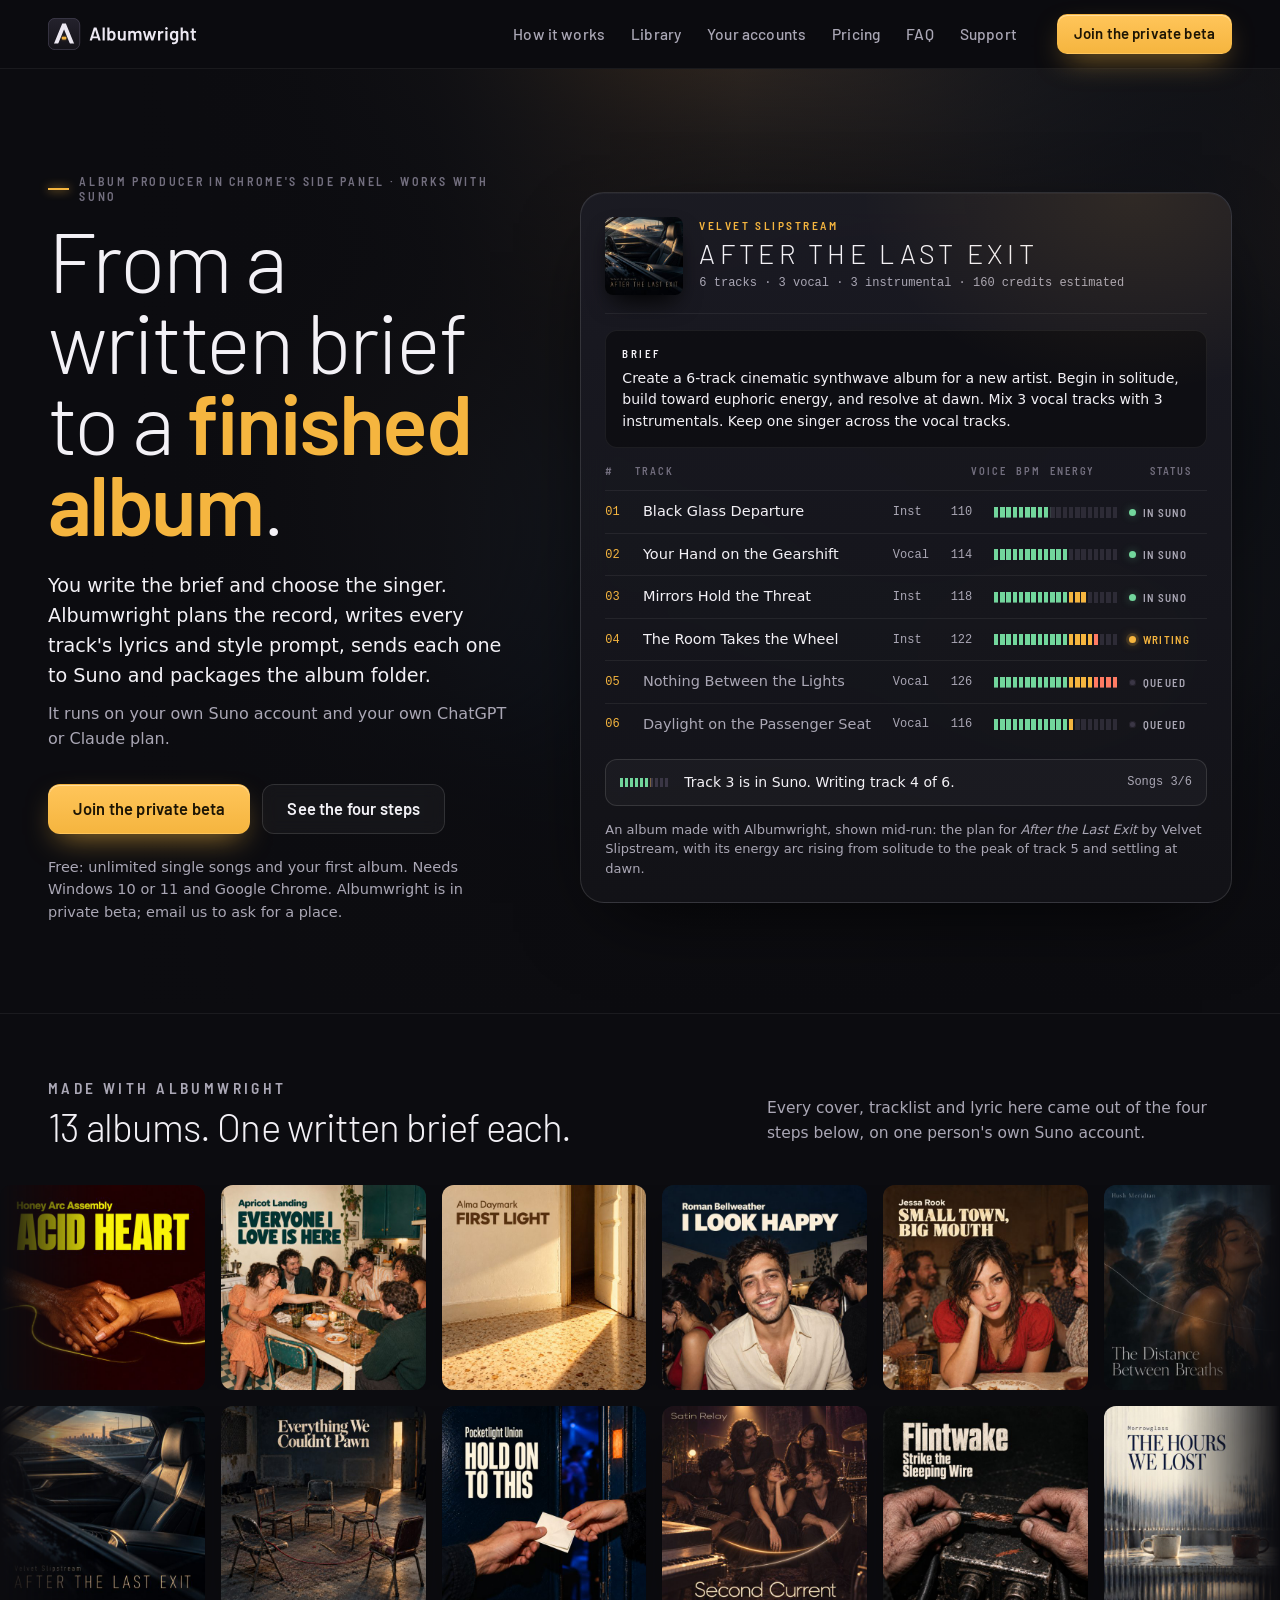
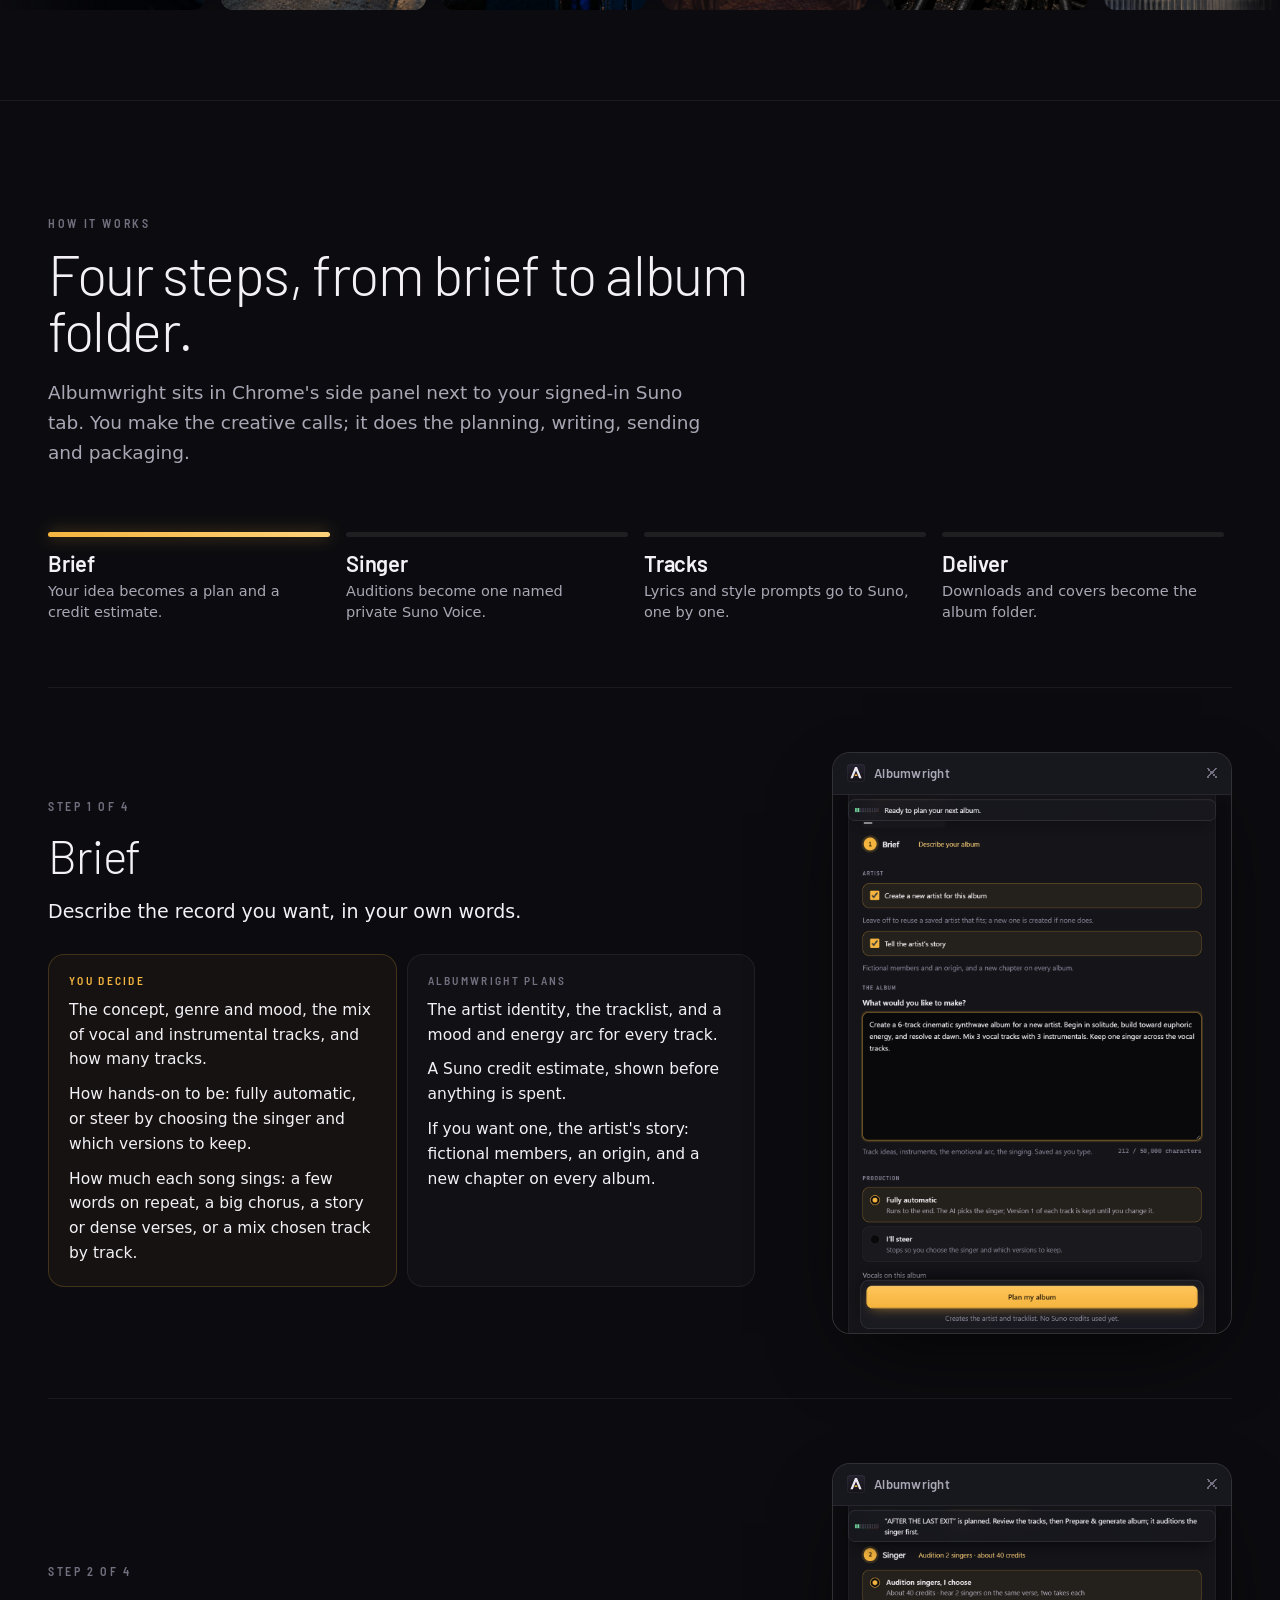
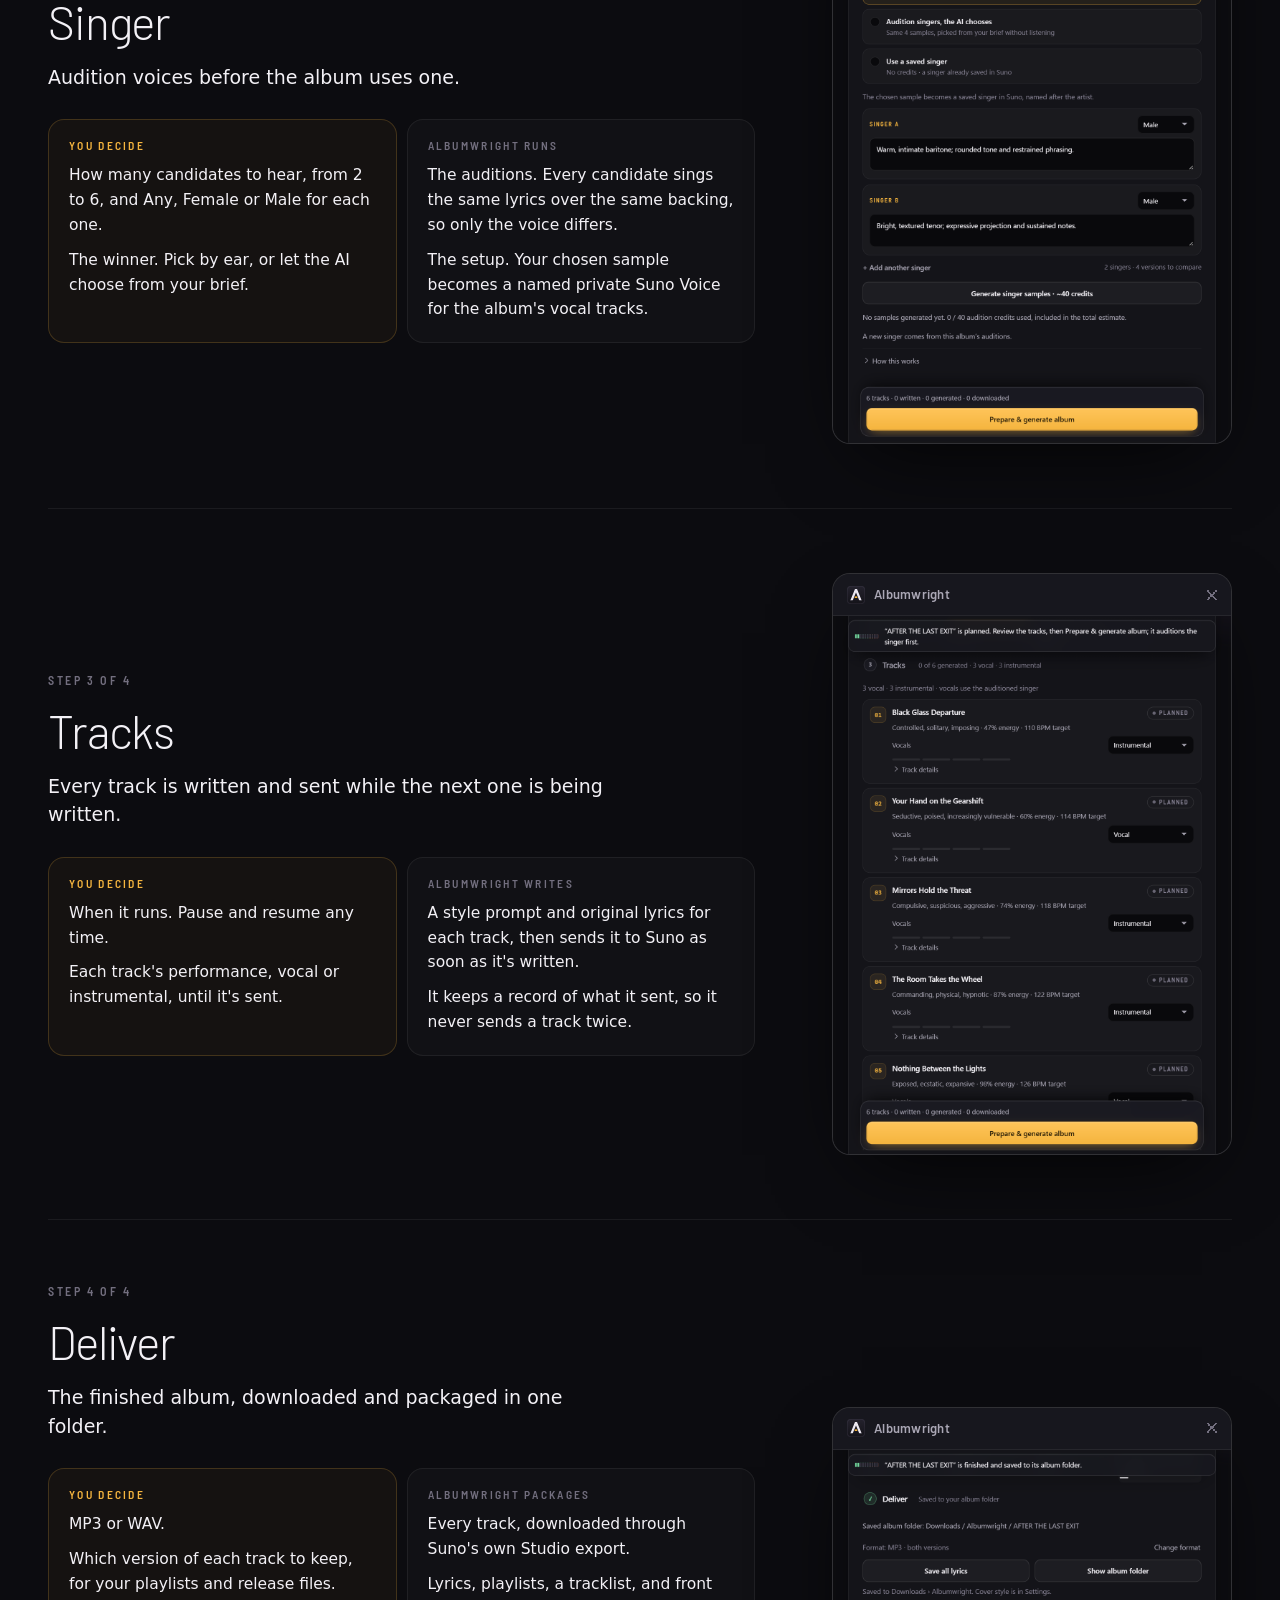
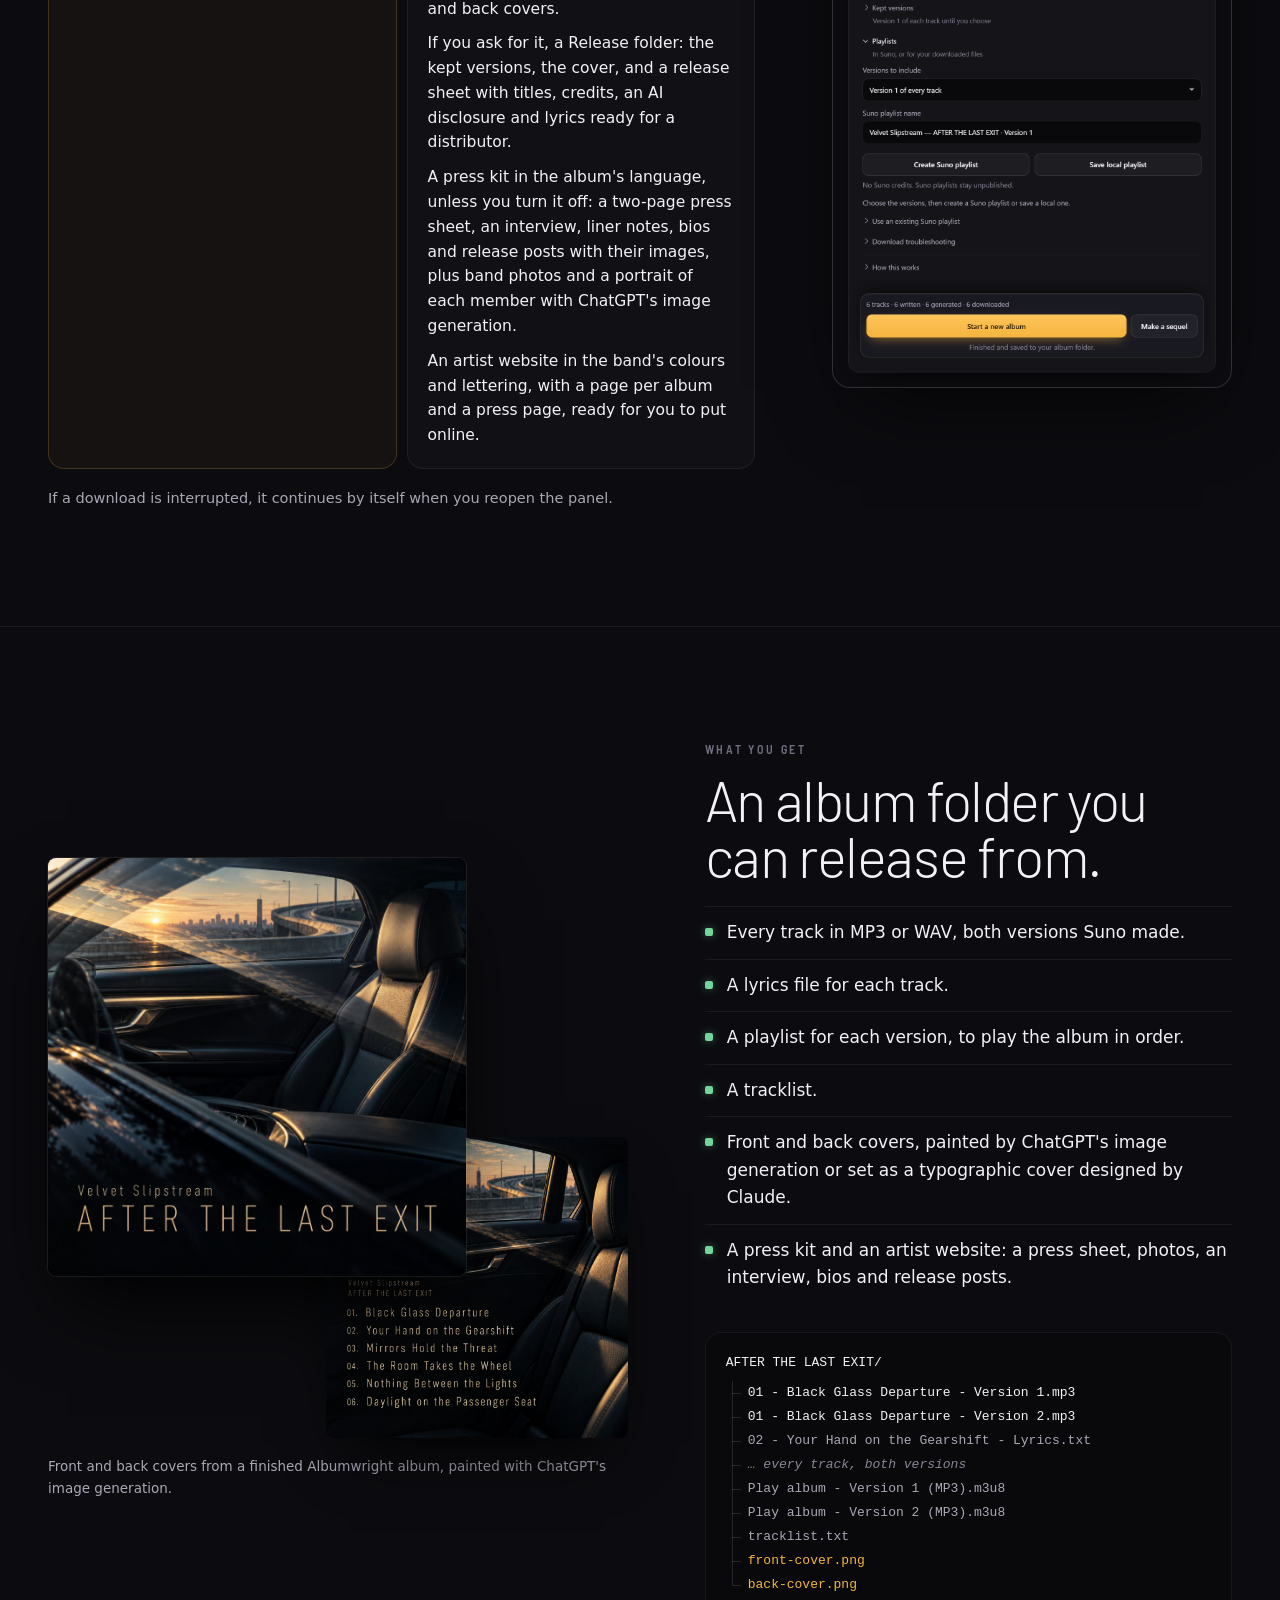
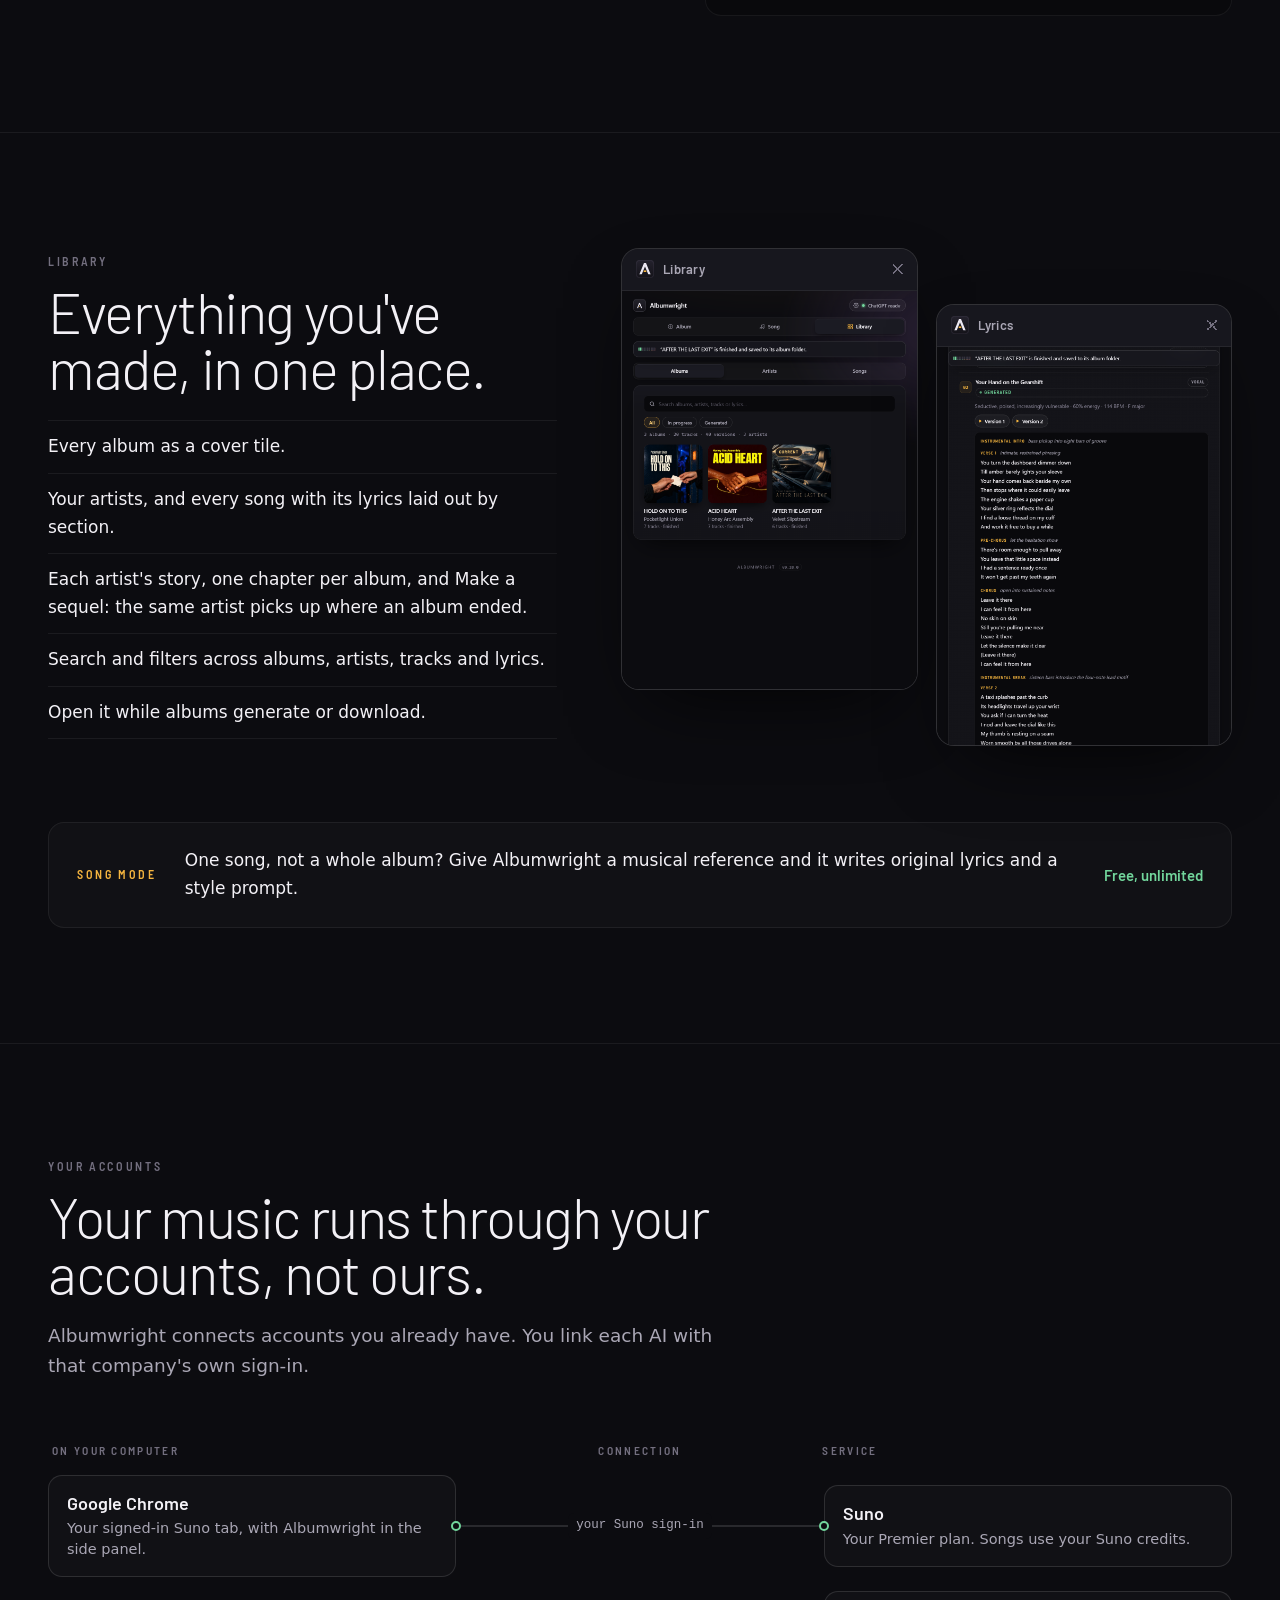
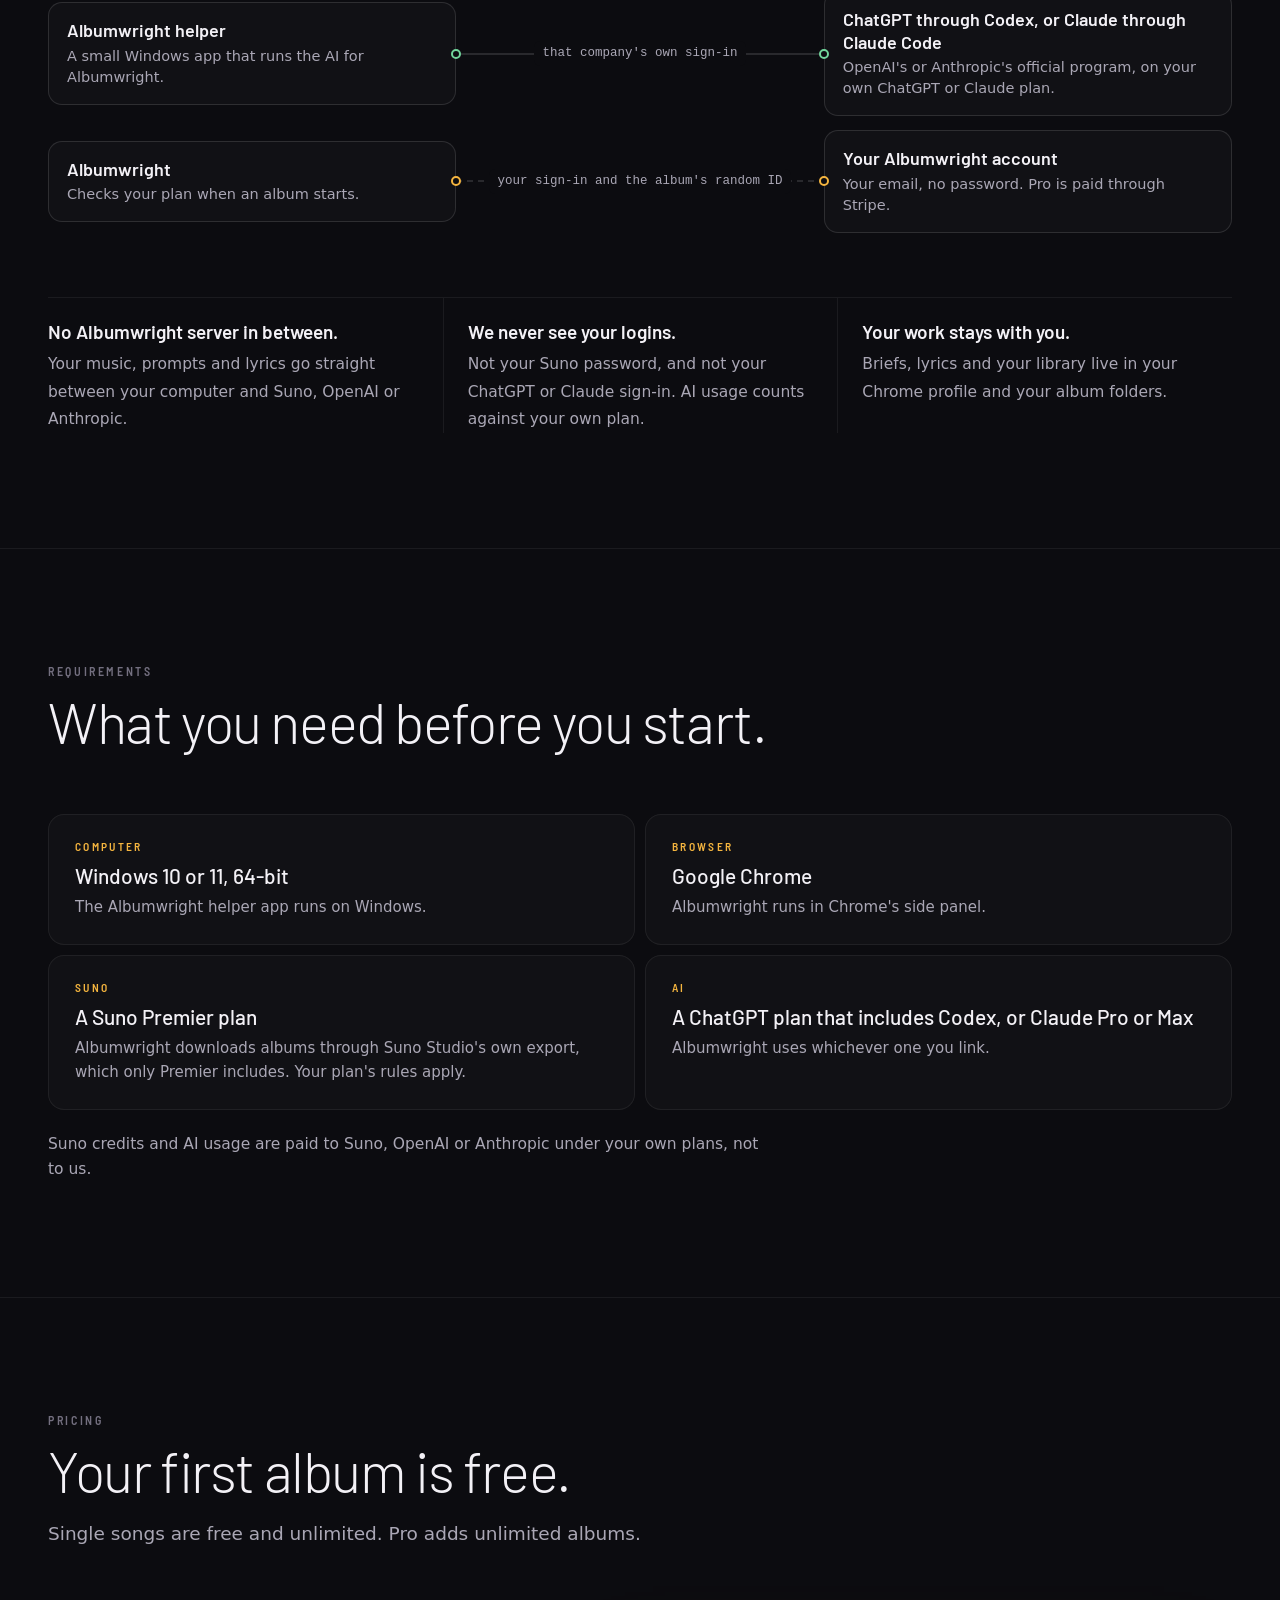
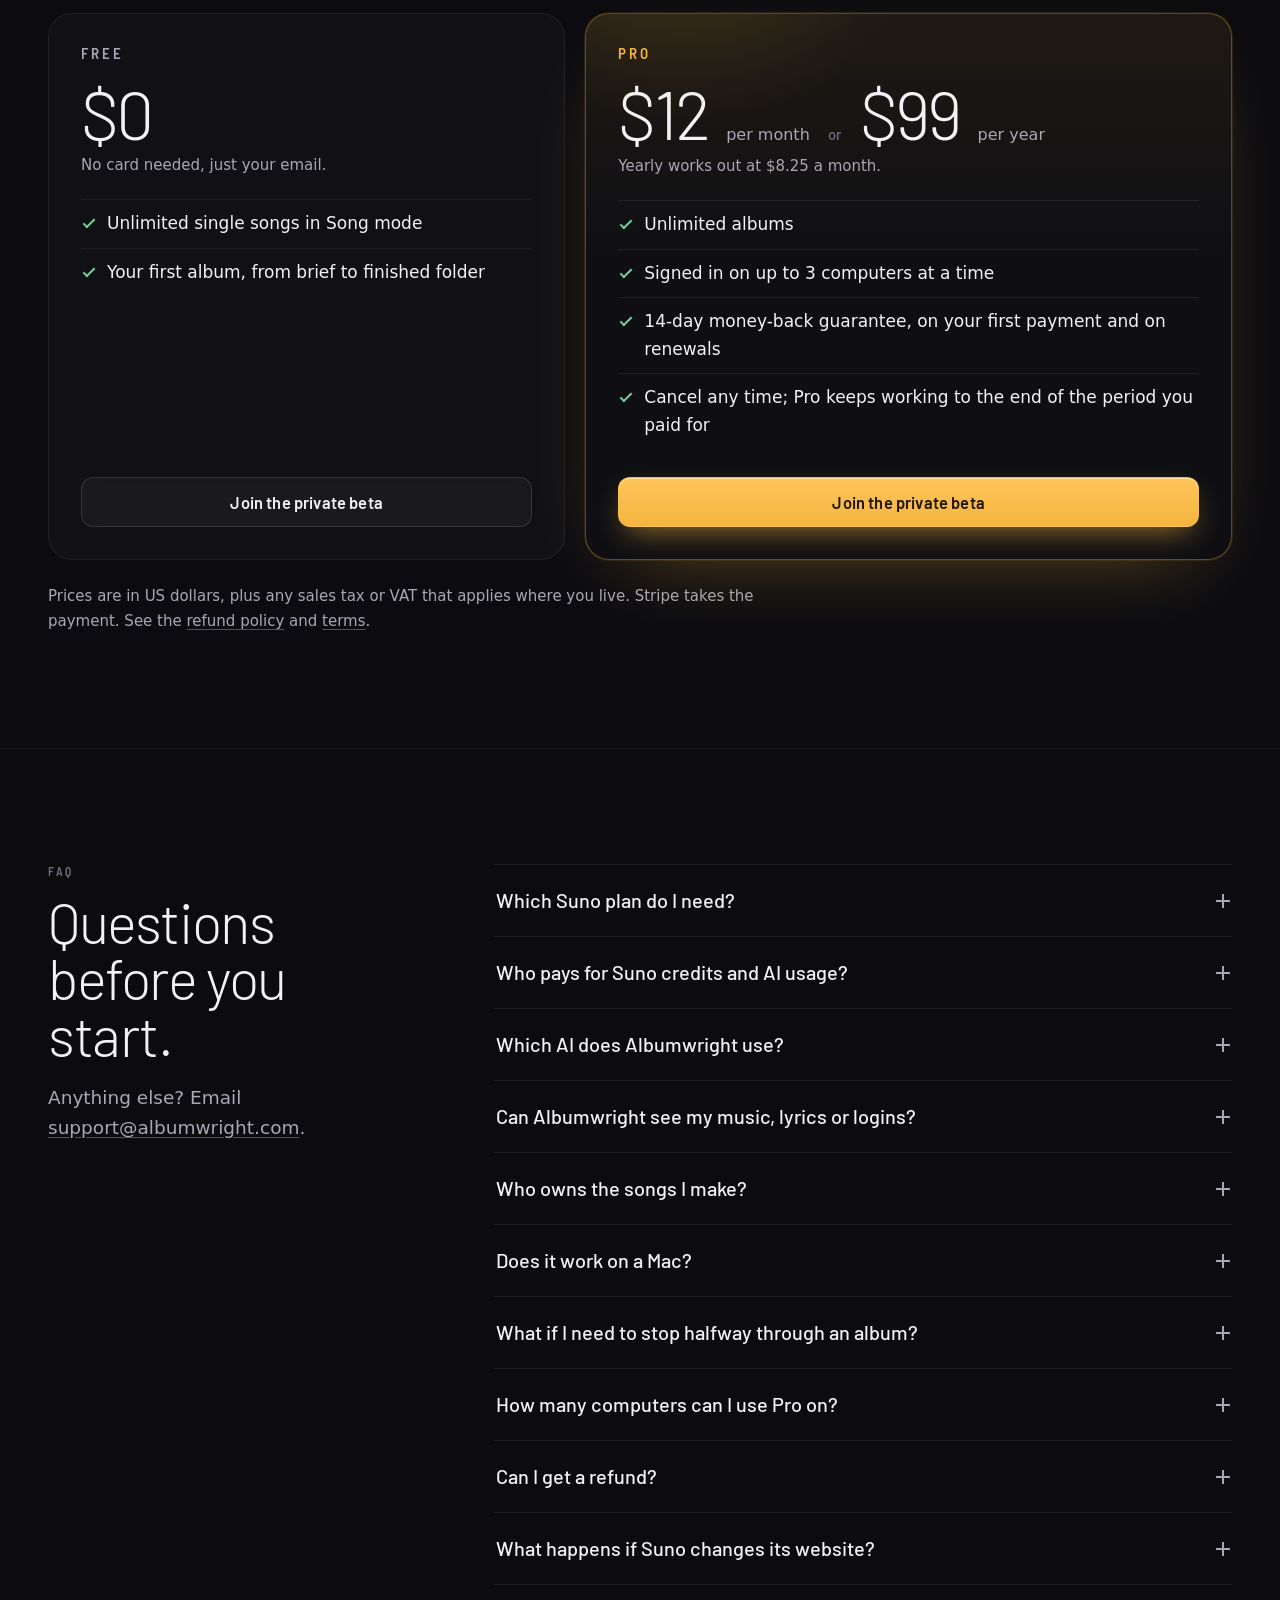
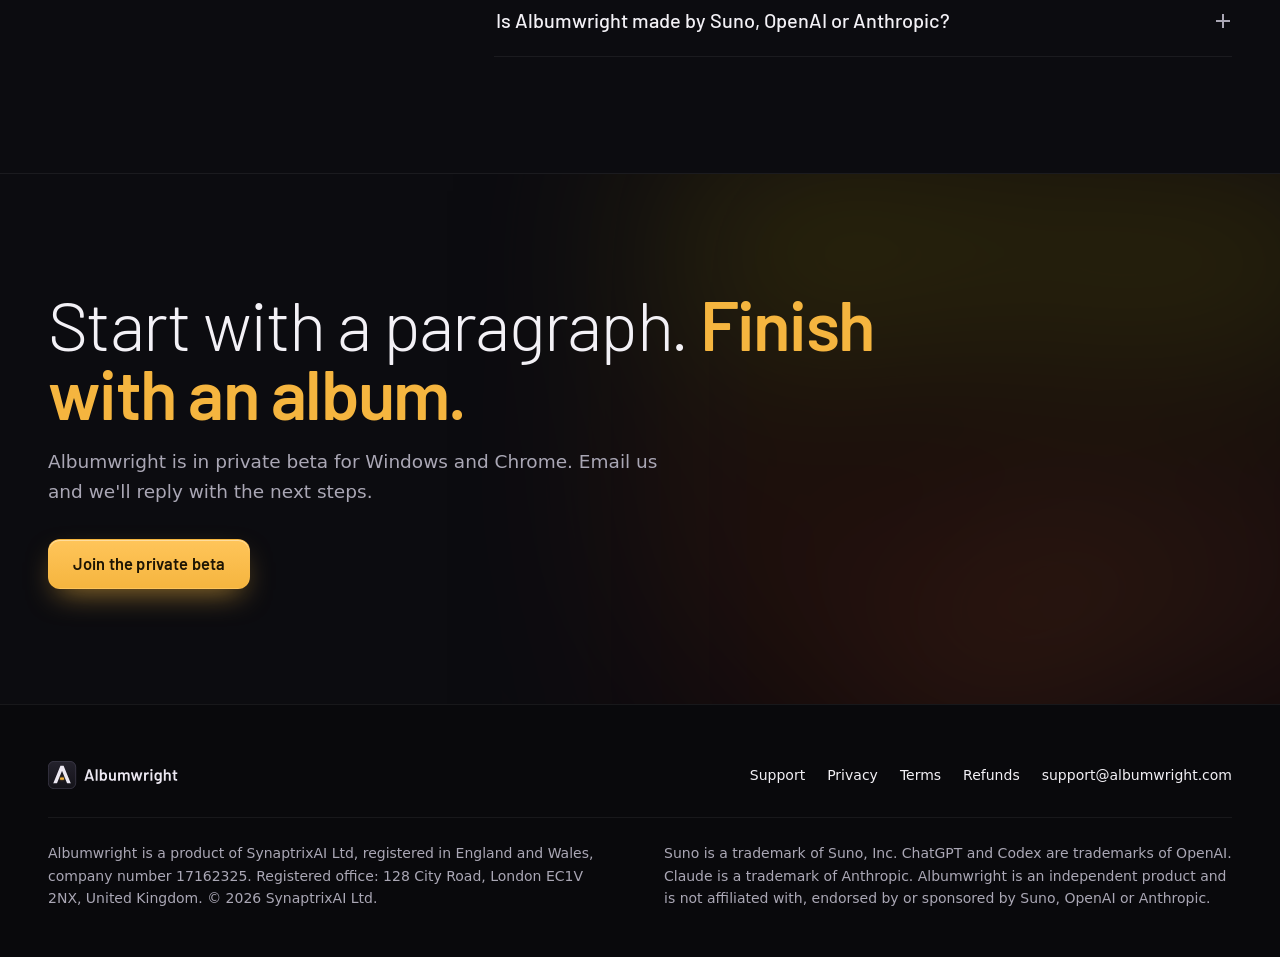
<file: index.html>
<!doctype html>
<html lang="en-GB">
<head>
<meta charset="utf-8">
<meta name="viewport" content="width=device-width, initial-scale=1">
<title>Albumwright — from a written brief to a finished album</title>
<meta name="description" content="Albumwright is an AI album producer that runs in Chrome's side panel and makes whole albums on Suno, from a written brief to a finished, packaged album. Uses your own Suno account and your own ChatGPT or Claude plan.">
<link rel="canonical" href="https://albumwright.com/">
<meta name="theme-color" content="#121117">
<meta property="og:type" content="website">
<meta property="og:site_name" content="Albumwright">
<meta property="og:title" content="Albumwright — from a written brief to a finished album">
<meta property="og:description" content="An AI album producer in Chrome's side panel. You write the brief and choose the singer; it plans, writes, sends each track to Suno and packages the album folder.">
<meta property="og:url" content="https://albumwright.com/">
<meta property="og:image" content="https://albumwright.com/assets/og-image.png">
<meta property="og:image:width" content="1200">
<meta property="og:image:height" content="630">
<meta property="og:image:alt" content="Albumwright: from a written brief to a finished album.">
<meta name="twitter:card" content="summary_large_image">
<link rel="icon" href="favicon.ico" sizes="any">
<link rel="icon" href="favicon.svg" type="image/svg+xml">
<link rel="apple-touch-icon" href="apple-touch-icon.png">
<link rel="preload" href="assets/fonts/barlow-300.woff2" as="font" type="font/woff2" crossorigin>
<link rel="stylesheet" href="assets/site.css">
<script src="assets/launch.js"></script>
<script src="assets/site.js" defer></script>
</head>
<body>
<a class="skip" href="#main">Skip to content</a>

<header class="site-head">
  <div class="wrap">
    <a class="brand" href="./" aria-label="Albumwright home"><img src="assets/albumwright-logo.svg" alt="Albumwright" width="150" height="32"></a>
    <nav class="nav" aria-label="Main">
      <a href="#how">How it works</a>
      <a href="#library">Library</a>
      <a href="#accounts">Your accounts</a>
      <a href="#pricing">Pricing</a>
      <a href="#faq">FAQ</a>
      <a href="support.html">Support</a>
    </nav>
    <a class="btn btn-primary btn-sm head-cta" data-cta="store" href="mailto:support@albumwright.com?subject=Albumwright%20beta">Join the private beta</a>
    <details class="menu">
      <summary>Menu</summary>
      <div class="menu-panel">
        <a href="#how">How it works</a>
        <a href="#library">Library</a>
        <a href="#accounts">Your accounts</a>
        <a href="#pricing">Pricing</a>
        <a href="#faq">FAQ</a>
        <a href="support.html">Support</a>
        <a class="btn btn-primary" data-cta="store" href="mailto:support@albumwright.com?subject=Albumwright%20beta">Join the private beta</a>
      </div>
    </details>
  </div>
</header>

<main id="main">

<section class="hero">
  <div class="wrap hero-grid">
    <div class="hero-copy">
      <p class="label">Album producer in Chrome's side panel &middot; Works with Suno</p>
      <h1>From a written brief to a <strong>finished album</strong>.</h1>
      <p class="lede">You write the brief and choose the singer. Albumwright plans the record, writes every track's lyrics and style prompt, sends each one to Suno and packages the album folder.</p>
      <p class="fine">It runs on your own Suno account and your own ChatGPT or Claude plan.</p>
      <div class="cta-row">
        <a class="btn btn-primary" data-cta="store" href="mailto:support@albumwright.com?subject=Albumwright%20beta">Join the private beta</a>
        <a class="btn btn-ghost" href="#how">See the four steps</a>
      </div>
      <p class="fine">Free: unlimited single songs and your first album. Needs Windows 10 or 11 and Google Chrome.
        <span data-show="beta">Albumwright is in private beta; email us to ask for a place.</span>
        <span data-show="live">Install it from the Chrome Web Store.</span></p>
    </div>

    <figure class="sheet" aria-labelledby="sheet-caption">
      <div class="sheet-head">
        <img src="assets/art/front-thumb.jpg" alt="" width="76" height="76">
        <div>
          <p class="label amber">Velvet Slipstream</p>
          <p class="sheet-title">After the Last Exit</p>
          <p class="mono">6 tracks &middot; 3 vocal &middot; 3 instrumental &middot; 160 credits estimated</p>
        </div>
      </div>
      <div class="sheet-brief">
        <p class="label">Brief</p>
        <p>Create a 6-track cinematic synthwave album for a new artist. Begin in solitude, build toward euphoric energy, and resolve at dawn. Mix 3 vocal tracks with 3 instrumentals. Keep one singer across the vocal tracks.</p>
      </div>
      <div class="tracks-head" aria-hidden="true"><span>#</span><span>Track</span><span>Voice</span><span>BPM</span><span>Energy</span><span>Status</span></div>
      <ol class="tracks">
        <li data-state="done" style="--n:9;--i:0"><span class="no">01</span><span class="t">Black Glass Departure</span><span class="vox">Inst</span><span class="bpm">110</span><span class="meter" role="img" aria-label="Energy 47%"></span><span class="st"><span class="led"></span>In Suno</span></li>
        <li data-state="done" style="--n:12;--i:1"><span class="no">02</span><span class="t">Your Hand on the Gearshift</span><span class="vox">Vocal</span><span class="bpm">114</span><span class="meter" role="img" aria-label="Energy 60%"></span><span class="st"><span class="led"></span>In Suno</span></li>
        <li data-state="done" style="--n:15;--i:2"><span class="no">03</span><span class="t">Mirrors Hold the Threat</span><span class="vox">Inst</span><span class="bpm">118</span><span class="meter" role="img" aria-label="Energy 74%"></span><span class="st"><span class="led"></span>In Suno</span></li>
        <li data-state="live" style="--n:17;--i:3"><span class="no">04</span><span class="t">The Room Takes the Wheel</span><span class="vox">Inst</span><span class="bpm">122</span><span class="meter" role="img" aria-label="Energy 87%"></span><span class="st"><span class="led"></span>Writing</span></li>
        <li data-state="queued" style="--n:20;--i:4"><span class="no">05</span><span class="t">Nothing Between the Lights</span><span class="vox">Vocal</span><span class="bpm">126</span><span class="meter" role="img" aria-label="Energy 98%"></span><span class="st"><span class="led"></span>Queued</span></li>
        <li data-state="queued" style="--n:13;--i:5"><span class="no">06</span><span class="t">Daylight on the Passenger Seat</span><span class="vox">Vocal</span><span class="bpm">116</span><span class="meter" role="img" aria-label="Energy 65%"></span><span class="st"><span class="led"></span>Queued</span></li>
      </ol>
      <div class="sheet-status">
        <span class="vu" aria-hidden="true"></span>
        <p>Track 3 is in Suno. Writing track 4 of 6.</p>
        <span class="mono">Songs 3/6</span>
      </div>
      <figcaption id="sheet-caption">An album made with Albumwright, shown mid-run: the plan for <cite>After the Last Exit</cite> by Velvet Slipstream, with its energy arc rising from solitude to the peak of track 5 and settling at dawn.</figcaption>
    </figure>
  </div>
</section>

<section class="wall" aria-labelledby="wall-title">
  <div class="wrap wall-head reveal">
    <div><p class="label">Made with Albumwright</p><h2 id="wall-title" class="wall-title">13 albums. One written brief each.</h2></div>
    <p>Every cover, tracklist and lyric here came out of the four steps below, on one person's own Suno account.</p>
  </div>
  <div class="wall-rows" aria-hidden="true">
    <div class="wall-row"><div class="wall-track"><figure class="tile"><img src="assets/art/wall/acid-heart.jpg" alt="" width="560" height="560" loading="lazy" decoding="async"><figcaption><b>ACID HEART</b><span>Honey Arc Assembly</span></figcaption></figure><figure class="tile"><img src="assets/art/wall/everyone-i-love-is-here.jpg" alt="" width="560" height="560" loading="lazy" decoding="async"><figcaption><b>EVERYONE I LOVE IS HERE</b><span>Apricot Landing</span></figcaption></figure><figure class="tile"><img src="assets/art/wall/first-light.jpg" alt="" width="560" height="560" loading="lazy" decoding="async"><figcaption><b>FIRST LIGHT</b><span>Alma Daymark</span></figcaption></figure><figure class="tile"><img src="assets/art/wall/i-look-happy.jpg" alt="" width="560" height="560" loading="lazy" decoding="async"><figcaption><b>I LOOK HAPPY</b><span>Roman Bellweather</span></figcaption></figure><figure class="tile"><img src="assets/art/wall/small-town-big-mouth.jpg" alt="" width="560" height="560" loading="lazy" decoding="async"><figcaption><b>SMALL TOWN, BIG MOUTH</b><span>Jessa Rook</span></figcaption></figure><figure class="tile"><img src="assets/art/wall/the-distance-between-breaths.jpg" alt="" width="560" height="560" loading="lazy" decoding="async"><figcaption><b>The Distance Between Breaths</b><span>Hush Meridian</span></figcaption></figure><figure class="tile"><img src="assets/art/wall/the-weight-of-waking.jpg" alt="" width="560" height="560" loading="lazy" decoding="async"><figcaption><b>THE WEIGHT OF WAKING</b><span>Sable Pendulum</span></figcaption></figure><figure class="tile"><img src="assets/art/wall/acid-heart.jpg" alt="" width="560" height="560" loading="lazy" decoding="async"><figcaption><b>ACID HEART</b><span>Honey Arc Assembly</span></figcaption></figure><figure class="tile"><img src="assets/art/wall/everyone-i-love-is-here.jpg" alt="" width="560" height="560" loading="lazy" decoding="async"><figcaption><b>EVERYONE I LOVE IS HERE</b><span>Apricot Landing</span></figcaption></figure><figure class="tile"><img src="assets/art/wall/first-light.jpg" alt="" width="560" height="560" loading="lazy" decoding="async"><figcaption><b>FIRST LIGHT</b><span>Alma Daymark</span></figcaption></figure><figure class="tile"><img src="assets/art/wall/i-look-happy.jpg" alt="" width="560" height="560" loading="lazy" decoding="async"><figcaption><b>I LOOK HAPPY</b><span>Roman Bellweather</span></figcaption></figure><figure class="tile"><img src="assets/art/wall/small-town-big-mouth.jpg" alt="" width="560" height="560" loading="lazy" decoding="async"><figcaption><b>SMALL TOWN, BIG MOUTH</b><span>Jessa Rook</span></figcaption></figure><figure class="tile"><img src="assets/art/wall/the-distance-between-breaths.jpg" alt="" width="560" height="560" loading="lazy" decoding="async"><figcaption><b>The Distance Between Breaths</b><span>Hush Meridian</span></figcaption></figure><figure class="tile"><img src="assets/art/wall/the-weight-of-waking.jpg" alt="" width="560" height="560" loading="lazy" decoding="async"><figcaption><b>THE WEIGHT OF WAKING</b><span>Sable Pendulum</span></figcaption></figure></div></div>
    <div class="wall-row reverse"><div class="wall-track"><figure class="tile"><img src="assets/art/wall/after-the-last-exit.jpg" alt="" width="560" height="560" loading="lazy" decoding="async"><figcaption><b>AFTER THE LAST EXIT</b><span>Velvet Slipstream</span></figcaption></figure><figure class="tile"><img src="assets/art/wall/everything-we-couldn-t-pawn.jpg" alt="" width="560" height="560" loading="lazy" decoding="async"><figcaption><b>Everything We Couldn't Pawn</b></figcaption></figure><figure class="tile"><img src="assets/art/wall/hold-on-to-this.jpg" alt="" width="560" height="560" loading="lazy" decoding="async"><figcaption><b>HOLD ON TO THIS</b><span>Pocketlight Union</span></figcaption></figure><figure class="tile"><img src="assets/art/wall/second-current.jpg" alt="" width="560" height="560" loading="lazy" decoding="async"><figcaption><b>Second Current</b><span>Satin Relay</span></figcaption></figure><figure class="tile"><img src="assets/art/wall/strike-the-sleeping-wire.jpg" alt="" width="560" height="560" loading="lazy" decoding="async"><figcaption><b>Strike the Sleeping Wire</b><span>Flintwake</span></figcaption></figure><figure class="tile"><img src="assets/art/wall/the-hours-we-lost.jpg" alt="" width="560" height="560" loading="lazy" decoding="async"><figcaption><b>THE HOURS WE LOST</b><span>Morrowglass</span></figcaption></figure><figure class="tile"><img src="assets/art/wall/after-the-last-exit.jpg" alt="" width="560" height="560" loading="lazy" decoding="async"><figcaption><b>AFTER THE LAST EXIT</b><span>Velvet Slipstream</span></figcaption></figure><figure class="tile"><img src="assets/art/wall/everything-we-couldn-t-pawn.jpg" alt="" width="560" height="560" loading="lazy" decoding="async"><figcaption><b>Everything We Couldn't Pawn</b></figcaption></figure><figure class="tile"><img src="assets/art/wall/hold-on-to-this.jpg" alt="" width="560" height="560" loading="lazy" decoding="async"><figcaption><b>HOLD ON TO THIS</b><span>Pocketlight Union</span></figcaption></figure><figure class="tile"><img src="assets/art/wall/second-current.jpg" alt="" width="560" height="560" loading="lazy" decoding="async"><figcaption><b>Second Current</b><span>Satin Relay</span></figcaption></figure><figure class="tile"><img src="assets/art/wall/strike-the-sleeping-wire.jpg" alt="" width="560" height="560" loading="lazy" decoding="async"><figcaption><b>Strike the Sleeping Wire</b><span>Flintwake</span></figcaption></figure><figure class="tile"><img src="assets/art/wall/the-hours-we-lost.jpg" alt="" width="560" height="560" loading="lazy" decoding="async"><figcaption><b>THE HOURS WE LOST</b><span>Morrowglass</span></figcaption></figure></div></div>
  </div>
  <ul class="sr-only"><li>ACID HEART by Honey Arc Assembly, 7 tracks</li><li>AFTER THE LAST EXIT by Velvet Slipstream, 6 tracks</li><li>EVERYONE I LOVE IS HERE by Apricot Landing, 10 tracks</li><li>Everything We Couldn't Pawn, 5 tracks</li><li>FIRST LIGHT by Alma Daymark, 2 tracks</li><li>HOLD ON TO THIS by Pocketlight Union, 7 tracks</li><li>I LOOK HAPPY by Roman Bellweather, 11 tracks</li><li>Second Current by Satin Relay, 6 tracks</li><li>SMALL TOWN, BIG MOUTH by Jessa Rook, 11 tracks</li><li>Strike the Sleeping Wire by Flintwake, 10 tracks</li><li>The Distance Between Breaths by Hush Meridian, 7 tracks</li><li>THE HOURS WE LOST by Morrowglass, 8 tracks</li><li>THE WEIGHT OF WAKING by Sable Pendulum, 7 tracks</li></ul>
</section>

<section class="section" id="how" aria-labelledby="how-title">
  <div class="wrap">
    <header class="section-head reveal">
      <p class="label">How it works</p>
      <h2 id="how-title">Four steps, from brief to album folder.</h2>
      <p>Albumwright sits in Chrome's side panel next to your signed-in Suno tab. You make the creative calls; it does the planning, writing, sending and packaging.</p>
    </header>

    <ol class="rail reveal">
      <li><a href="#step-brief"><b>Brief</b><span>Your idea becomes a plan and a credit estimate.</span></a></li>
      <li><a href="#step-singer"><b>Singer</b><span>Auditions become one named private Suno Voice.</span></a></li>
      <li><a href="#step-tracks"><b>Tracks</b><span>Lyrics and style prompts go to Suno, one by one.</span></a></li>
      <li><a href="#step-deliver"><b>Deliver</b><span>Downloads and covers become the album folder.</span></a></li>
    </ol>

    <article class="step reveal" id="step-brief" aria-labelledby="step-brief-title">
      <div>
        <p class="label">Step 1 of 4</p>
        <h3 id="step-brief-title">Brief</h3>
        <p class="step-lede">Describe the record you want, in your own words.</p>
        <dl class="split">
          <div><dt>You decide</dt><dd>The concept, genre and mood, the mix of vocal and instrumental tracks, and how many tracks.</dd><dd>How hands-on to be: fully automatic, or steer by choosing the singer and which versions to keep.</dd><dd>How much each song sings: a few words on repeat, a big chorus, a story or dense verses, or a mix chosen track by track.</dd></div>
          <div><dt>Albumwright plans</dt><dd>The artist identity, the tracklist, and a mood and energy arc for every track.</dd><dd>A Suno credit estimate, shown before anything is spent.</dd><dd>If you want one, the artist's story: fictional members, an origin, and a new chapter on every album.</dd></div>
        </dl>
      </div>
      <figure class="panel-shot">
        <div class="panel-bar"><img src="assets/albumwright-mark.svg" alt="" width="18" height="18">Albumwright</div>
        <img class="screen" src="assets/screens/brief.png" alt="The Brief step in the Albumwright side panel, with an album description typed into the brief field and production options below it." width="1110" height="1500" loading="lazy">
      </figure>
    </article>

    <article class="step reveal" id="step-singer" aria-labelledby="step-singer-title">
      <div>
        <p class="label">Step 2 of 4</p>
        <h3 id="step-singer-title">Singer</h3>
        <p class="step-lede">Audition voices before the album uses one.</p>
        <dl class="split">
          <div><dt>You decide</dt><dd>How many candidates to hear, from 2 to 6, and Any, Female or Male for each one.</dd><dd>The winner. Pick by ear, or let the AI choose from your brief.</dd></div>
          <div><dt>Albumwright runs</dt><dd>The auditions. Every candidate sings the same lyrics over the same backing, so only the voice differs.</dd><dd>The setup. Your chosen sample becomes a named private Suno Voice for the album's vocal tracks.</dd></div>
        </dl>
      </div>
      <figure class="panel-shot">
        <div class="panel-bar"><img src="assets/albumwright-mark.svg" alt="" width="18" height="18">Albumwright</div>
        <img class="screen" src="assets/screens/singers.png" alt="The Singer step, with two candidate singers described and a vocal gender chosen for each." width="1110" height="1500" loading="lazy">
      </figure>
    </article>

    <article class="step reveal" id="step-tracks" aria-labelledby="step-tracks-title">
      <div>
        <p class="label">Step 3 of 4</p>
        <h3 id="step-tracks-title">Tracks</h3>
        <p class="step-lede">Every track is written and sent while the next one is being written.</p>
        <dl class="split">
          <div><dt>You decide</dt><dd>When it runs. Pause and resume any time.</dd><dd>Each track's performance, vocal or instrumental, until it's sent.</dd></div>
          <div><dt>Albumwright writes</dt><dd>A style prompt and original lyrics for each track, then sends it to Suno as soon as it's written.</dd><dd>It keeps a record of what it sent, so it never sends a track twice.</dd></div>
        </dl>
      </div>
      <figure class="panel-shot">
        <div class="panel-bar"><img src="assets/albumwright-mark.svg" alt="" width="18" height="18">Albumwright</div>
        <img class="screen" src="assets/screens/tracks.png" alt="The Tracks step, listing each planned track with its mood, energy and tempo, and the button that starts the album." width="1110" height="1500" loading="lazy">
      </figure>
    </article>

    <article class="step reveal" id="step-deliver" aria-labelledby="step-deliver-title">
      <div>
        <p class="label">Step 4 of 4</p>
        <h3 id="step-deliver-title">Deliver</h3>
        <p class="step-lede">The finished album, downloaded and packaged in one folder.</p>
        <dl class="split">
          <div><dt>You decide</dt><dd>MP3 or WAV.</dd><dd>Which version of each track to keep, for your playlists and release files.</dd></div>
          <div><dt>Albumwright packages</dt><dd>Every track, downloaded through Suno's own Studio export.</dd><dd>Lyrics, playlists, a tracklist, and front and back covers.</dd><dd>If you ask for it, a Release folder: the kept versions, the cover, and a release sheet with titles, credits, an AI disclosure and lyrics ready for a distributor.</dd><dd>A press kit in the album's language, unless you turn it off: a two-page press sheet, an interview, liner notes, bios and release posts with their images, plus band photos and a portrait of each member with ChatGPT's image generation.</dd><dd>An artist website in the band's colours and lettering, with a page per album and a press page, ready for you to put online.</dd></div>
        </dl>
        <p class="step-note">If a download is interrupted, it continues by itself when you reopen the panel.</p>
      </div>
      <figure class="panel-shot">
        <div class="panel-bar"><img src="assets/albumwright-mark.svg" alt="" width="18" height="18">Albumwright</div>
        <img class="screen" src="assets/screens/deliver.png" alt="The Deliver step for a finished album, with its saved folder and format, the kept versions, playlist options, and Make a sequel beside Start a new album." width="1110" height="1500" loading="lazy">
      </figure>
    </article>
  </div>
</section>

<section class="section" id="folder" aria-labelledby="folder-title">
  <div class="wrap deliver-grid reveal">
    <div class="deliver-art">
      <figure class="covers">
        <div class="cover-stack">
        <img src="assets/art/front.jpg" alt="Front cover of After the Last Exit by Velvet Slipstream: a dark car interior at sunset, with a city skyline through the window." width="960" height="960" loading="lazy">
        <img src="assets/art/back.jpg" alt="Back cover of the same album, with the six-track tracklist set over the car's rear seat." width="960" height="960" loading="lazy">
        </div>
        <figcaption>Front and back covers from a finished Albumwright album, painted with ChatGPT's image generation.</figcaption>
      </figure>
    </div>
    <div class="deliver-copy">
      <p class="label">What you get</p>
      <h2 id="folder-title">An album folder you can release from.</h2>
      <ul>
        <li>Every track in MP3 or WAV, both versions Suno made.</li>
        <li>A lyrics file for each track.</li>
        <li>A playlist for each version, to play the album in order.</li>
        <li>A tracklist.</li>
        <li>Front and back covers, painted by ChatGPT's image generation or set as a typographic cover designed by Claude.</li>
        <li>A press kit and an artist website: a press sheet, photos, an interview, bios and release posts.</li>
      </ul>
      <div class="folder" role="img" aria-label="Example album folder listing: audio files for each track and version, lyrics files, playlists, a tracklist, and front and back cover images.">
        <div class="root">AFTER THE LAST EXIT/</div>
        <ul>
          <li class="k-audio">01 - Black Glass Departure - Version 1.mp3</li>
          <li class="k-audio">01 - Black Glass Departure - Version 2.mp3</li>
          <li>02 - Your Hand on the Gearshift - Lyrics.txt</li>
          <li class="gap">&hellip; every track, both versions</li>
          <li>Play album - Version 1 (MP3).m3u8</li>
          <li>Play album - Version 2 (MP3).m3u8</li>
          <li>tracklist.txt</li>
          <li class="k-art">front-cover.png</li>
          <li class="k-art">back-cover.png</li>
        </ul>
      </div>
    </div>
  </div>
</section>

<section class="section" id="library" aria-labelledby="library-title">
  <div class="wrap">
    <div class="library-grid reveal">
      <div>
        <p class="label">Library</p>
        <h2 id="library-title">Everything you've made, in one place.</h2>
        <ul class="facts">
          <li>Every album as a cover tile.</li>
          <li>Your artists, and every song with its lyrics laid out by section.</li>
          <li>Each artist's story, one chapter per album, and Make a sequel: the same artist picks up where an album ended.</li>
          <li>Search and filters across albums, artists, tracks and lyrics.</li>
          <li>Open it while albums generate or download.</li>
        </ul>
      </div>
      <div class="shots">
        <figure class="panel-shot">
          <div class="panel-bar"><img src="assets/albumwright-mark.svg" alt="" width="18" height="18">Library</div>
          <img class="screen" src="assets/screens/library.png" alt="The Library, showing three albums as cover tiles with search and filters above them." width="1110" height="1500" loading="lazy">
        </figure>
        <figure class="panel-shot">
          <div class="panel-bar"><img src="assets/albumwright-mark.svg" alt="" width="18" height="18">Lyrics</div>
          <img class="screen" src="assets/screens/lyrics.png" alt="A song's lyrics in the Library, laid out by section with performance notes beside each section name." width="1110" height="1500" loading="lazy">
        </figure>
      </div>
    </div>
    <div class="song-mode">
      <p class="label amber">Song mode</p>
      <p>One song, not a whole album? Give Albumwright a musical reference and it writes original lyrics and a style prompt.</p>
      <p class="price-tag">Free, unlimited</p>
    </div>
  </div>
</section>

<section class="section" id="accounts" aria-labelledby="accounts-title">
  <div class="wrap">
    <header class="section-head reveal">
      <p class="label">Your accounts</p>
      <h2 id="accounts-title">Your music runs through your accounts, not ours.</h2>
      <p>Albumwright connects accounts you already have. You link each AI with that company's own sign-in.</p>
    </header>
    <div class="bay reveal">
      <div class="bay-head" aria-hidden="true"><span>On your computer</span><span>Connection</span><span>Service</span></div>
      <div class="patch">
        <div class="jack"><b>Google Chrome</b><span>Your signed-in Suno tab, with Albumwright in the side panel.</span></div>
        <div class="cable"><span>your Suno sign-in</span></div>
        <div class="jack"><b>Suno</b><span>Your Premier plan. Songs use your Suno credits.</span></div>
      </div>
      <div class="patch">
        <div class="jack"><b>Albumwright helper</b><span>A small Windows app that runs the AI for Albumwright.</span></div>
        <div class="cable"><span>that company's own sign-in</span></div>
        <div class="jack"><b>ChatGPT through Codex, or Claude through Claude Code</b><span>OpenAI's or Anthropic's official program, on your own ChatGPT or Claude plan.</span></div>
      </div>
      <div class="patch licence">
        <div class="jack"><b>Albumwright</b><span>Checks your plan when an album starts.</span></div>
        <div class="cable"><span>your sign-in and the album's random ID</span></div>
        <div class="jack"><b>Your Albumwright account</b><span>Your email, no password. Pro is paid through Stripe.</span></div>
      </div>
    </div>
    <ul class="promises">
      <li><b>No Albumwright server in between.</b><span>Your music, prompts and lyrics go straight between your computer and Suno, OpenAI or Anthropic.</span></li>
      <li><b>We never see your logins.</b><span>Not your Suno password, and not your ChatGPT or Claude sign-in. AI usage counts against your own plan.</span></li>
      <li><b>Your work stays with you.</b><span>Briefs, lyrics and your library live in your Chrome profile and your album folders.</span></li>
    </ul>
  </div>
</section>

<section class="section" id="requirements" aria-labelledby="req-title">
  <div class="wrap">
    <header class="section-head reveal">
      <p class="label">Requirements</p>
      <h2 id="req-title">What you need before you start.</h2>
    </header>
    <dl class="specs reveal">
      <div><dt>Computer</dt><dd><b>Windows 10 or 11, 64-bit</b><span>The Albumwright helper app runs on Windows.</span></dd></div>
      <div><dt>Browser</dt><dd><b>Google Chrome</b><span>Albumwright runs in Chrome's side panel.</span></dd></div>
      <div><dt>Suno</dt><dd><b>A Suno Premier plan</b><span>Albumwright downloads albums through Suno Studio's own export, which only Premier includes. Your plan's rules apply.</span></dd></div>
      <div><dt>AI</dt><dd><b>A ChatGPT plan that includes Codex, or Claude Pro or Max</b><span>Albumwright uses whichever one you link.</span></dd></div>
    </dl>
    <p class="specs-note">Suno credits and AI usage are paid to Suno, OpenAI or Anthropic under your own plans, not to us.</p>
  </div>
</section>

<section class="section" id="pricing" aria-labelledby="pricing-title">
  <div class="wrap">
    <header class="section-head reveal">
      <p class="label">Pricing</p>
      <h2 id="pricing-title">Your first album is free.</h2>
      <p>Single songs are free and unlimited. Pro adds unlimited albums.</p>
    </header>
    <div class="plans reveal">
      <div class="plan">
        <h3>Free</h3>
        <p class="price"><b>$0</b></p>
        <p class="sub">No card needed, just your email.</p>
        <ul>
          <li>Unlimited single songs in Song mode</li>
          <li>Your first album, from brief to finished folder</li>
        </ul>
        <div class="cta-row"><a class="btn btn-ghost" data-cta="store" href="mailto:support@albumwright.com?subject=Albumwright%20beta">Join the private beta</a></div>
      </div>
      <div class="plan pro">
        <h3>Pro</h3>
        <p class="price"><b>$12</b><small>per month</small><span class="or">or</span><b>$99</b><small>per year</small></p>
        <p class="sub">Yearly works out at $8.25 a month.</p>
        <ul>
          <li>Unlimited albums</li>
          <li>Signed in on up to 3 computers at a time</li>
          <li>14-day money-back guarantee, on your first payment and on renewals</li>
          <li>Cancel any time; Pro keeps working to the end of the period you paid for</li>
        </ul>
        <div class="cta-row" data-cta-pair>
          <a class="btn btn-primary" data-cta="monthly" href="mailto:support@albumwright.com?subject=Albumwright%20beta">Join the private beta</a>
          <a class="btn btn-ghost" data-cta="yearly" href="mailto:support@albumwright.com?subject=Albumwright%20beta" hidden>Join the private beta</a>
        </div>
      </div>
    </div>
    <p class="pricing-note">Prices are in US dollars, plus any sales tax or VAT that applies where you live. Stripe takes the payment. See the <a href="refunds.html">refund policy</a> and <a href="terms.html">terms</a>.</p>
  </div>
</section>

<section class="section" id="faq" aria-labelledby="faq-title">
  <div class="wrap faq-grid">
    <header class="section-head reveal">
      <p class="label">FAQ</p>
      <h2 id="faq-title">Questions before you start.</h2>
      <p>Anything else? Email <a href="mailto:support@albumwright.com">support@albumwright.com</a>.</p>
    </header>
    <div class="faq">
      <details>
        <summary>Which Suno plan do I need?</summary>
        <div class="a"><p>Suno Premier. Albumwright downloads albums through Suno Studio's own export, and only Premier can export from Studio; Pro has Studio without export. Suno's terms and your plan's rules apply to what you make.</p></div>
      </details>
      <details>
        <summary>Who pays for Suno credits and AI usage?</summary>
        <div class="a"><p>You do, through your own plans with Suno and with OpenAI or Anthropic. We never charge for them. Before anything is spent, the Brief step shows a Suno credit estimate for the whole album.</p></div>
      </details>
      <details>
        <summary>Which AI does Albumwright use?</summary>
        <div class="a"><p>The one you link: your ChatGPT plan through OpenAI's official Codex program, or your Claude Pro or Max plan through Anthropic's official Claude Code program. You sign in on that company's own page, and usage counts against your plan.</p></div>
      </details>
      <details>
        <summary>Can Albumwright see my music, lyrics or logins?</summary>
        <div class="a"><p>No. Your briefs, prompts, lyrics and library are stored in your Chrome profile and your album folders. They travel directly between your computer and Suno, OpenAI or Anthropic. We never see your passwords or AI logins. The <a href="privacy.html">privacy policy</a> lists the little we do receive.</p></div>
      </details>
      <details>
        <summary>Who owns the songs I make?</summary>
        <div class="a"><p>Albumwright claims no rights in what you make. Ownership and commercial use of the music, lyrics and artwork are governed by Suno's terms, and by OpenAI's or Anthropic's terms for the AI you use. Check them, and your plan, before you release anything.</p></div>
      </details>
      <details>
        <summary>Does it work on a Mac?</summary>
        <div class="a"><p>No. The Albumwright helper runs on Windows 10 or 11 (64-bit), with Google Chrome.</p></div>
      </details>
      <details>
        <summary>What if I need to stop halfway through an album?</summary>
        <div class="a"><p>Pause and resume whenever you like; Albumwright never sends a track twice. Keep Chrome and the side panel open while an album runs. If downloads are interrupted, they continue by themselves when you reopen the panel.</p></div>
      </details>
      <details>
        <summary>How many computers can I use Pro on?</summary>
        <div class="a"><p>Your Albumwright account stays signed in on up to 3 computers at a time. Signing in on a fourth signs out the one you used least recently.</p></div>
      </details>
      <details>
        <summary>Can I get a refund?</summary>
        <div class="a"><p>Yes. Ask within 14 days of any Pro payment, including a renewal, and we refund it in full. The <a href="refunds.html">refund policy</a> explains how.</p></div>
      </details>
      <details>
        <summary>What happens if Suno changes its website?</summary>
        <div class="a"><p>Albumwright works inside Suno's website in your tab, so a change there can stop a feature working until we update it. When a step can't be completed safely, Albumwright pauses and tells you why instead of guessing. We make reasonable efforts to keep up with changes, but we can't guarantee compatibility.</p></div>
      </details>
      <details>
        <summary>Is Albumwright made by Suno, OpenAI or Anthropic?</summary>
        <div class="a"><p>No. Albumwright is an independent product of SynaptrixAI Ltd. It isn't affiliated with, endorsed by or sponsored by Suno, OpenAI or Anthropic.</p></div>
      </details>
    </div>
  </div>
</section>

<section class="section closing" aria-labelledby="closing-title">
  <div class="wrap reveal">
    <div>
      <h2 id="closing-title">Start with a paragraph. <strong>Finish with an album.</strong></h2>
      <p data-show="beta">Albumwright is in private beta for Windows and Chrome. Email us and we'll reply with the next steps.</p>
      <p data-show="live">Free to install. Your first album and unlimited single songs cost nothing.</p>
    </div>
    <div class="cta-row">
      <a class="btn btn-primary" data-cta="store" href="mailto:support@albumwright.com?subject=Albumwright%20beta">Join the private beta</a>
    </div>
  </div>
</section>

</main>

<footer class="site-foot">
  <div class="wrap">
    <div class="foot-top">
      <a class="brand" href="./"><img src="assets/albumwright-logo.svg" alt="Albumwright home" width="131" height="28"></a>
      <ul class="foot-nav">
        <li><a href="support.html">Support</a></li>
        <li><a href="privacy.html">Privacy</a></li>
        <li><a href="terms.html">Terms</a></li>
        <li><a href="refunds.html">Refunds</a></li>
        <li><a href="mailto:support@albumwright.com">support@albumwright.com</a></li>
      </ul>
    </div>
    <div class="foot-legal">
      <p>Albumwright is a product of SynaptrixAI Ltd, registered in England and Wales, company number 17162325. Registered office: 128 City Road, London EC1V 2NX, United Kingdom. &copy; 2026 SynaptrixAI Ltd.</p>
      <p>Suno is a trademark of Suno, Inc. ChatGPT and Codex are trademarks of OpenAI. Claude is a trademark of Anthropic. Albumwright is an independent product and is not affiliated with, endorsed by or sponsored by Suno, OpenAI or Anthropic.</p>
    </div>
  </div>
</footer>
</body>
</html>
</file>
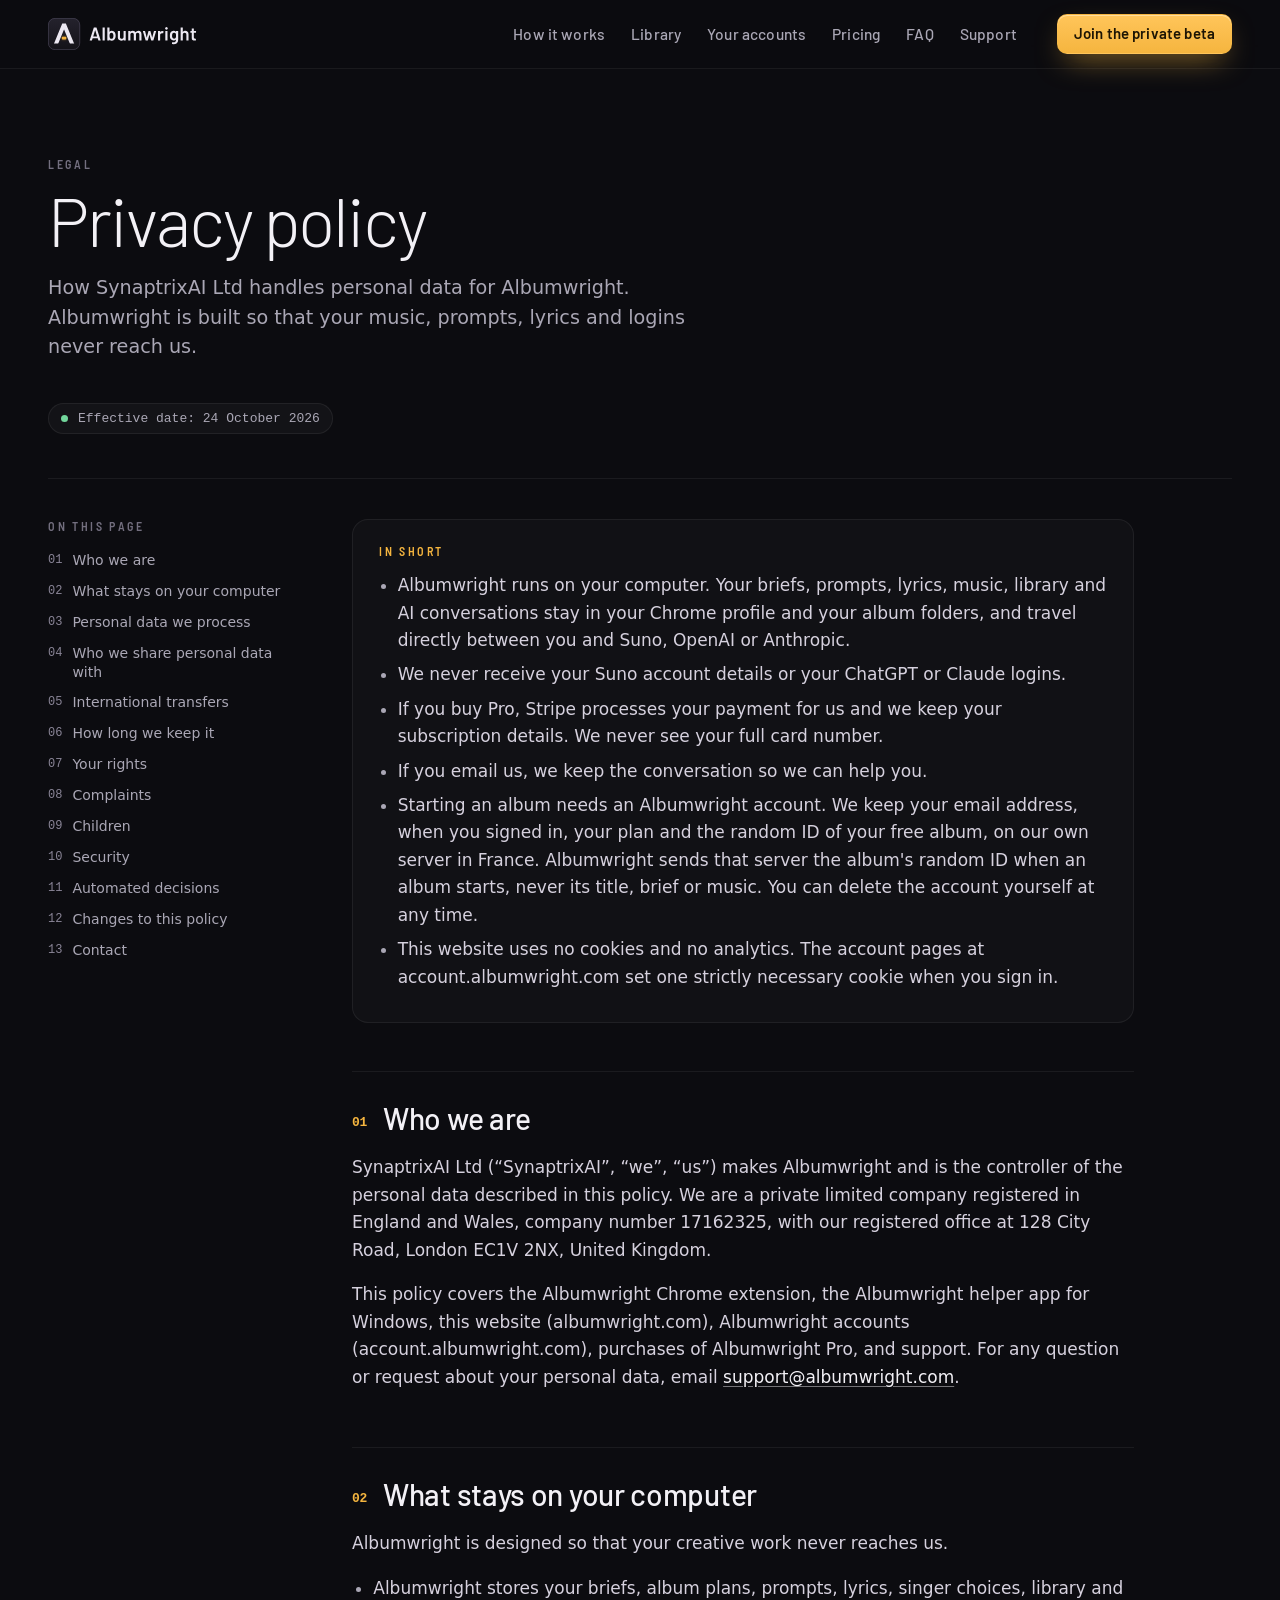
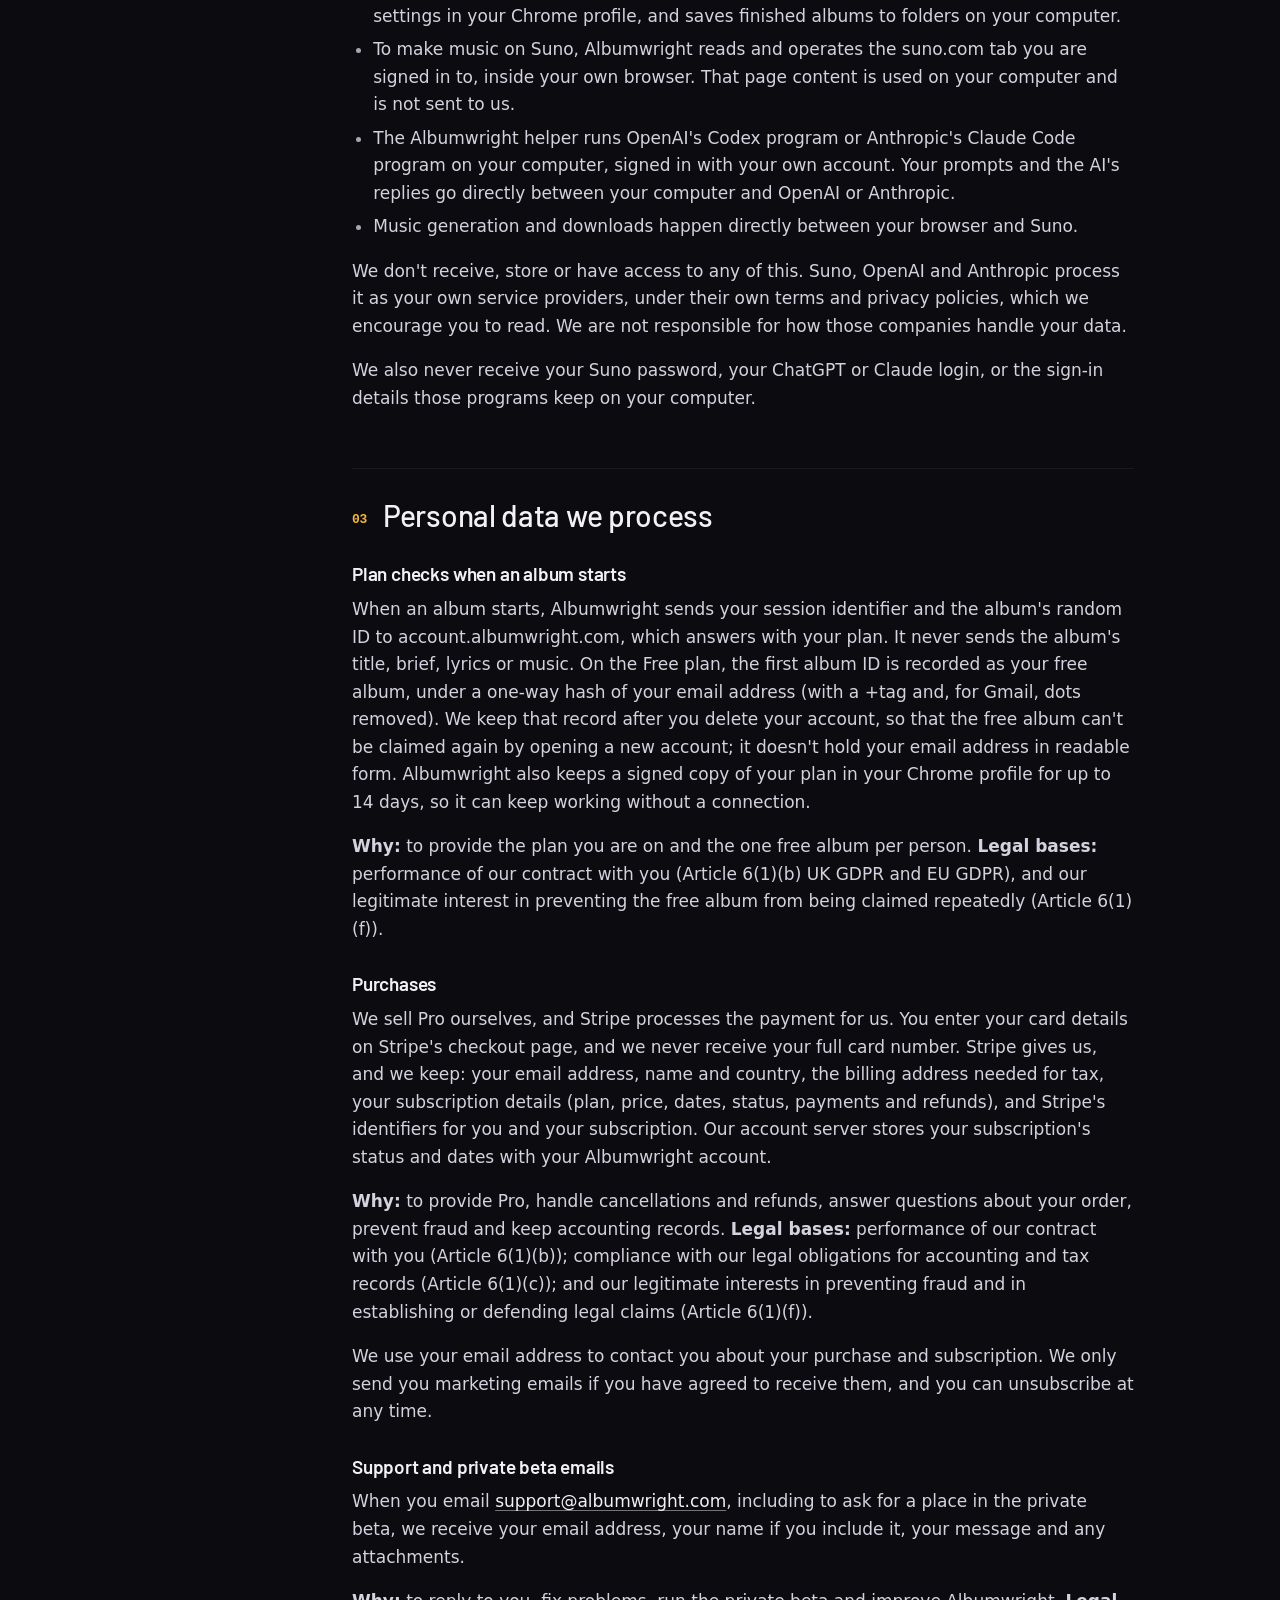
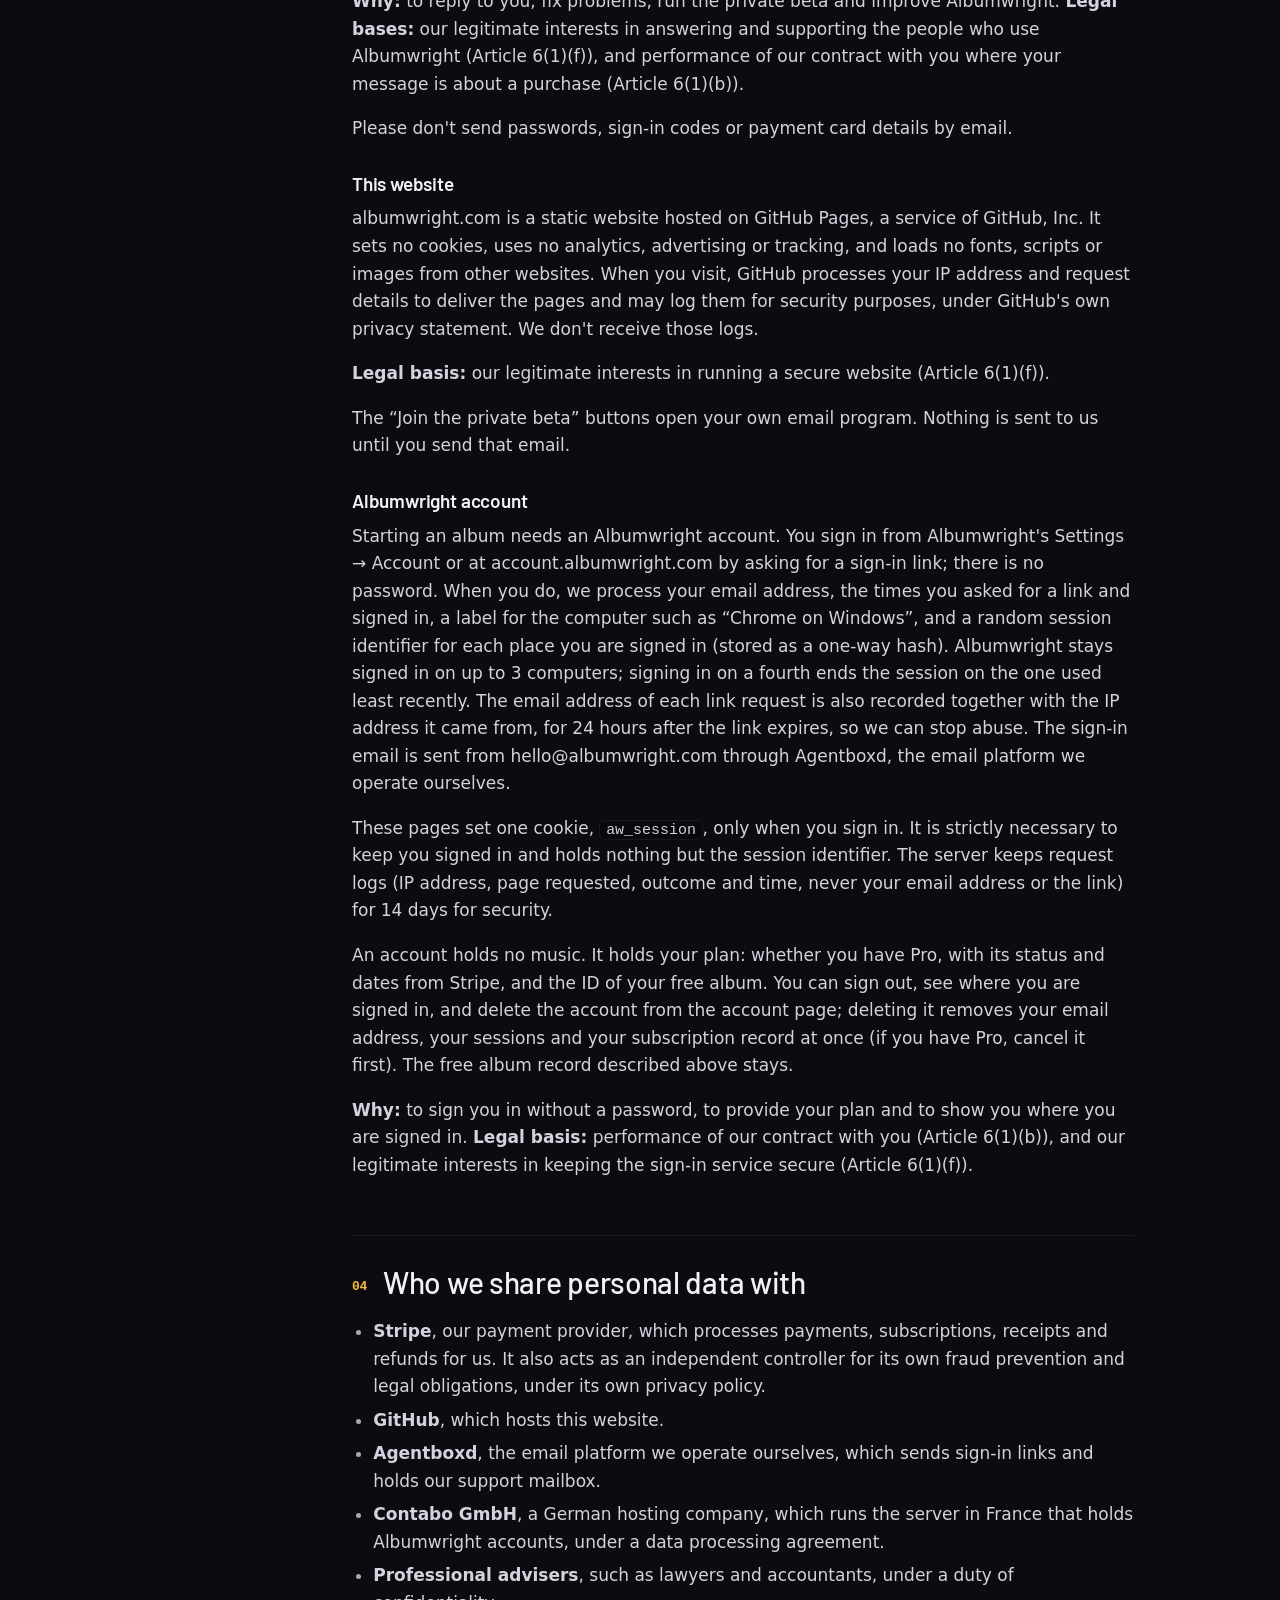
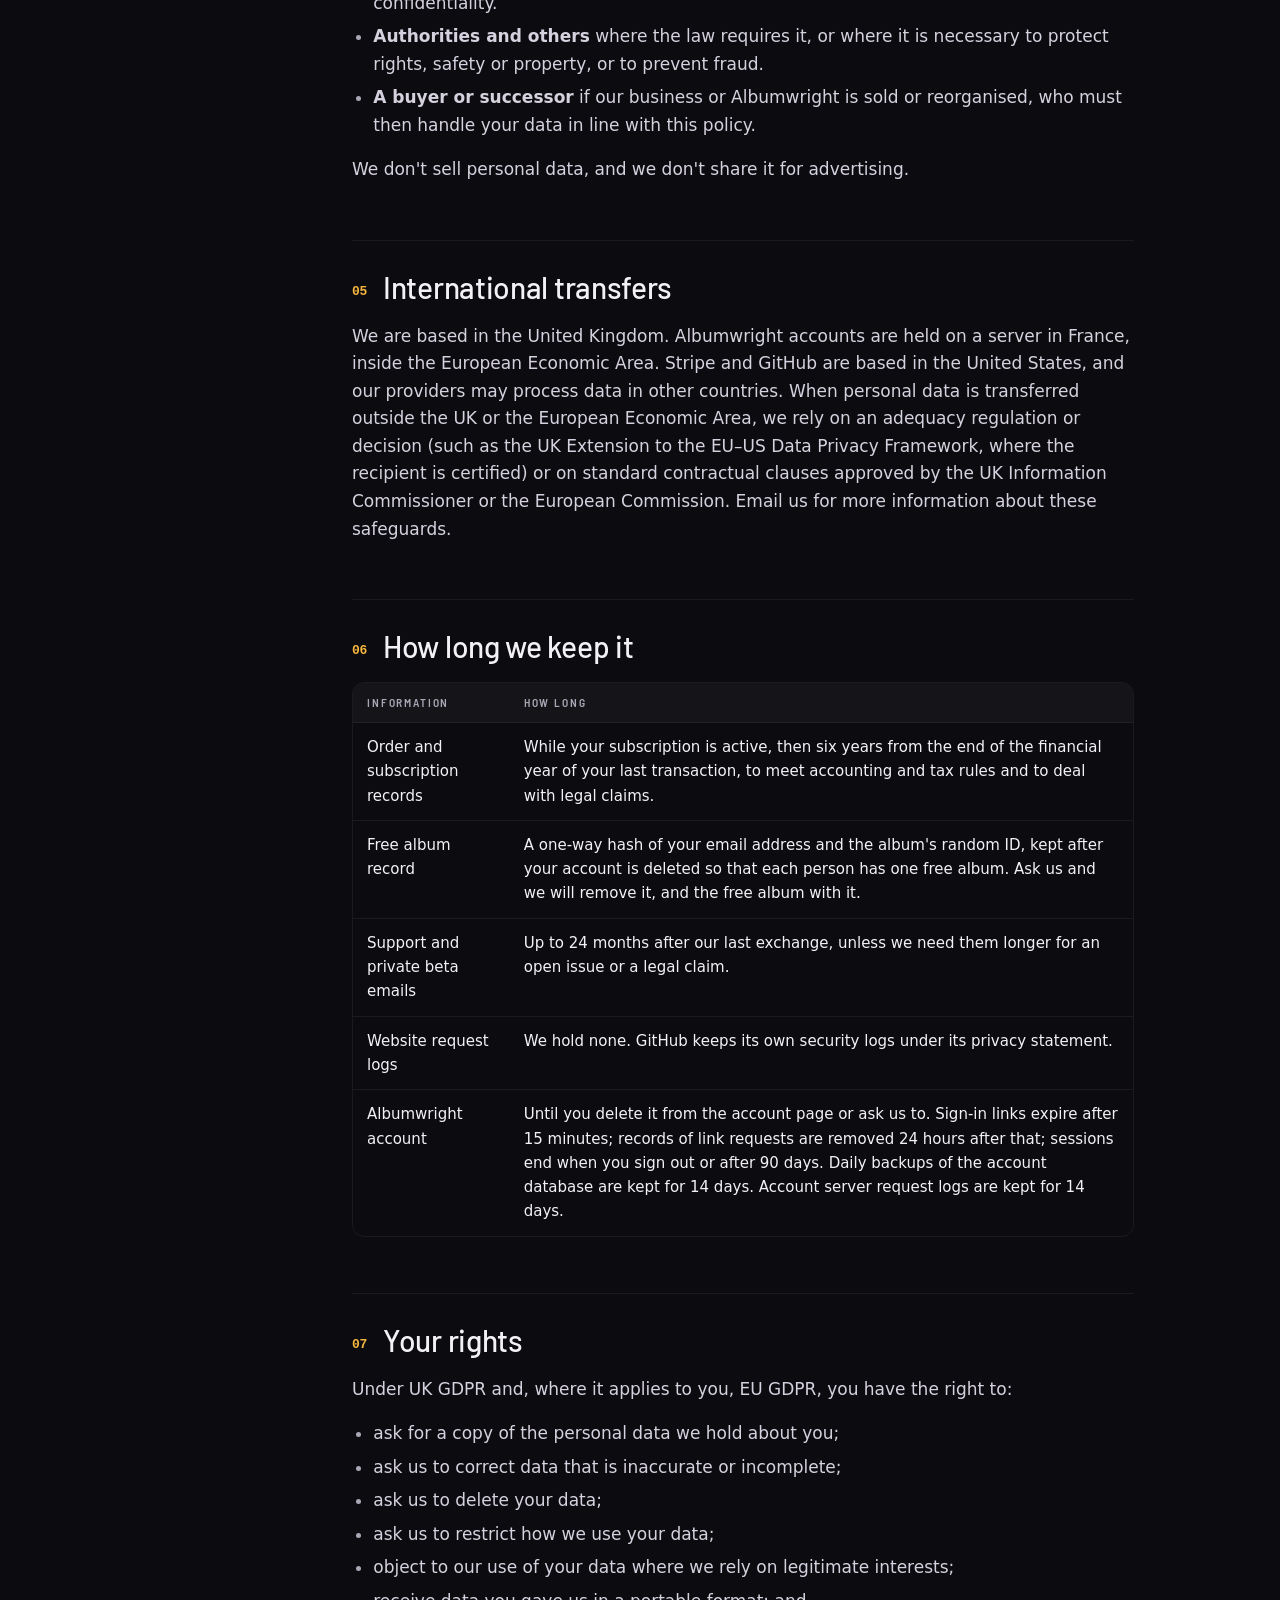
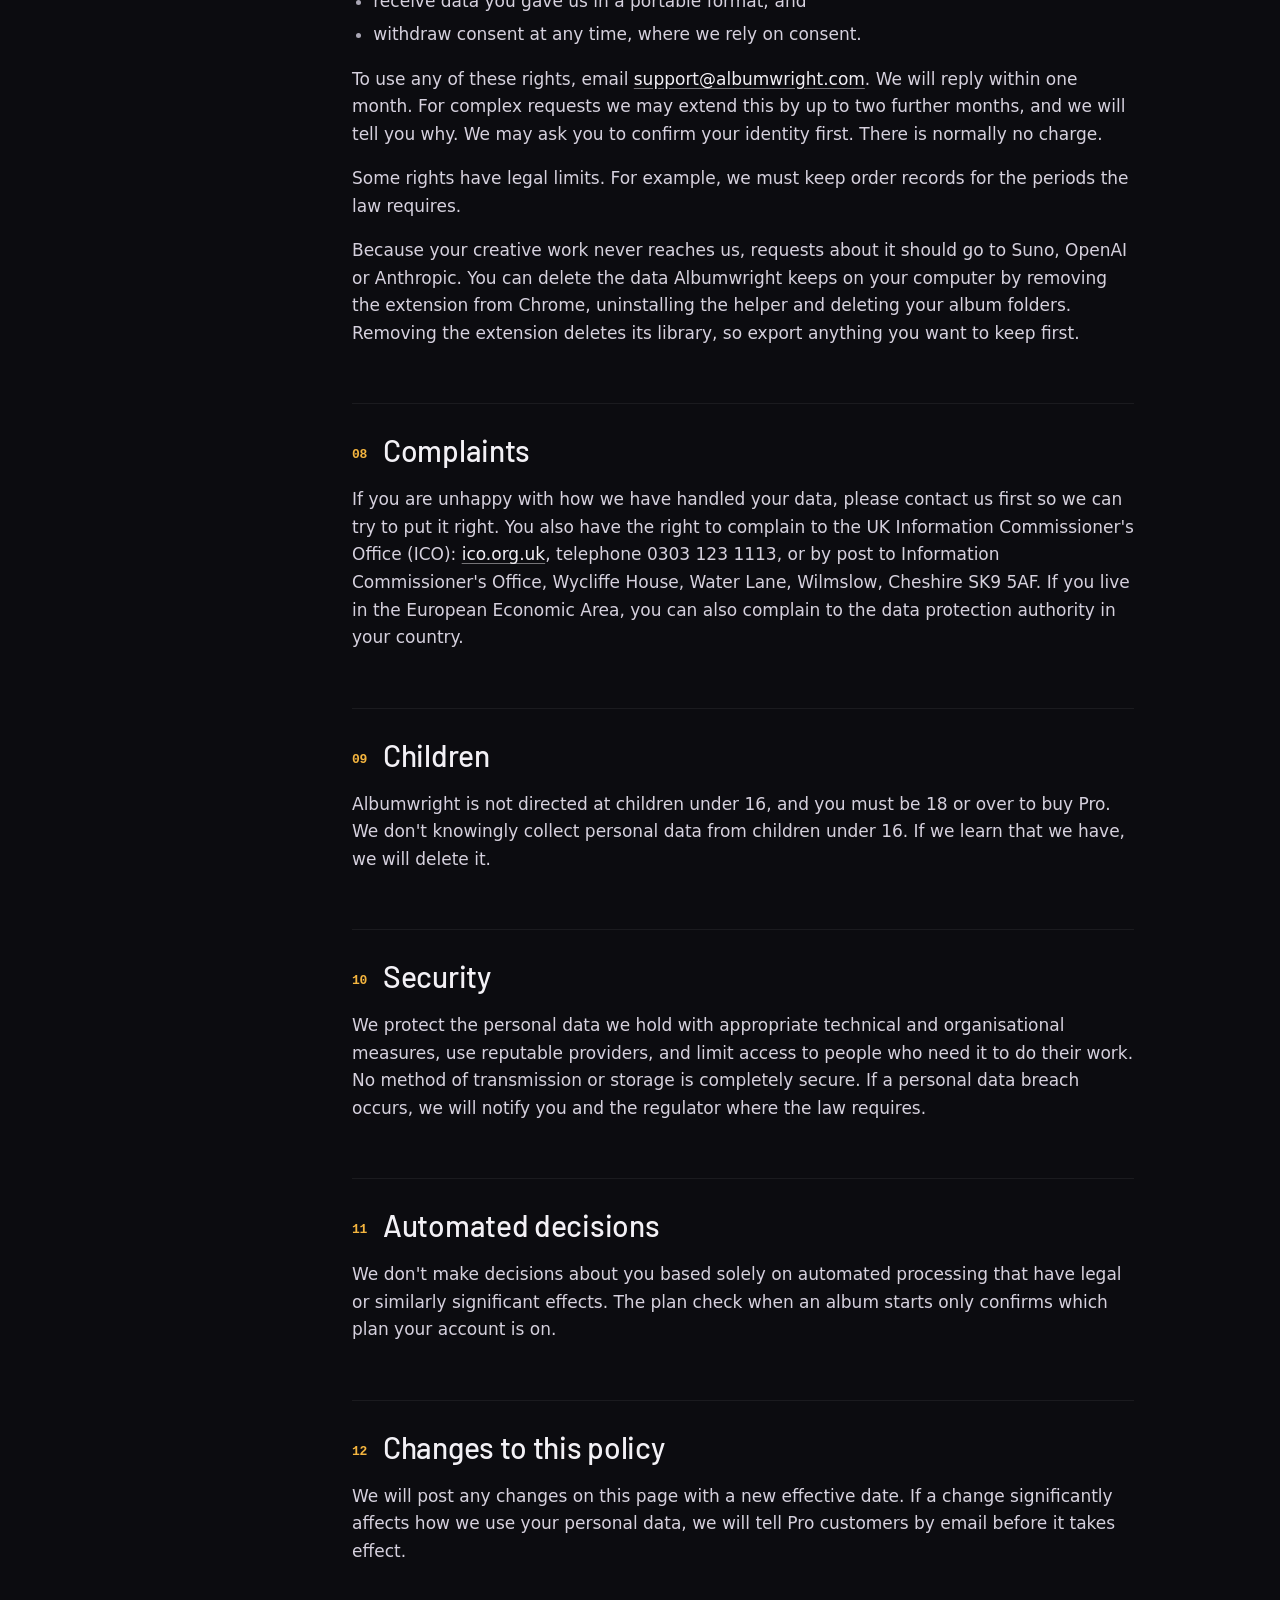
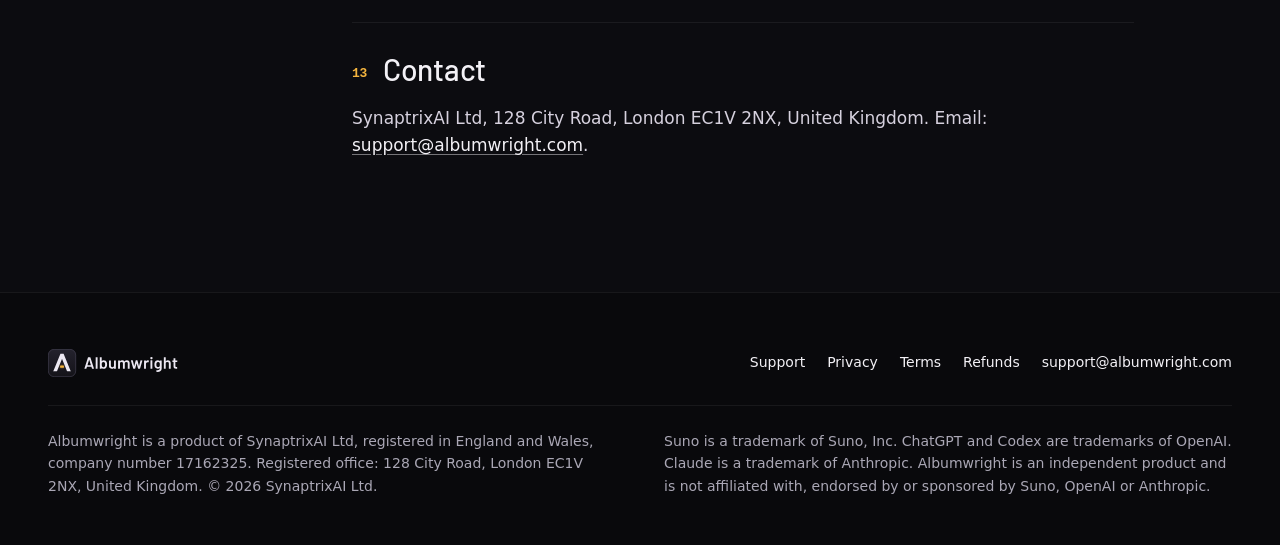
<file: privacy.html>
<!doctype html>
<html lang="en-GB">
<head>
<meta charset="utf-8">
<meta name="viewport" content="width=device-width, initial-scale=1">
<title>Privacy policy — Albumwright</title>
<meta name="description" content="How SynaptrixAI Ltd handles personal data for Albumwright. Your music, prompts, lyrics and logins never reach us.">
<link rel="canonical" href="https://albumwright.com/privacy.html">
<meta name="theme-color" content="#121117">
<meta property="og:type" content="website">
<meta property="og:site_name" content="Albumwright">
<meta property="og:title" content="Privacy policy — Albumwright">
<meta property="og:description" content="How SynaptrixAI Ltd handles personal data for Albumwright. Your music, prompts, lyrics and logins never reach us.">
<meta property="og:image" content="https://albumwright.com/assets/og-image.png">
<meta name="twitter:card" content="summary_large_image">
<link rel="icon" href="favicon.ico" sizes="any">
<link rel="icon" href="favicon.svg" type="image/svg+xml">
<link rel="apple-touch-icon" href="apple-touch-icon.png">
<link rel="stylesheet" href="assets/site.css">
<script src="assets/launch.js"></script>
<script src="assets/site.js" defer></script>
</head>
<body>
<a class="skip" href="#main">Skip to content</a>

<header class="site-head">
  <div class="wrap">
    <a class="brand" href="./" aria-label="Albumwright home"><img src="assets/albumwright-logo.svg" alt="Albumwright" width="150" height="32"></a>
    <nav class="nav" aria-label="Main">
      <a href="index.html#how">How it works</a>
      <a href="index.html#library">Library</a>
      <a href="index.html#accounts">Your accounts</a>
      <a href="index.html#pricing">Pricing</a>
      <a href="index.html#faq">FAQ</a>
      <a href="support.html">Support</a>
    </nav>
    <a class="btn btn-primary btn-sm head-cta" data-cta="store" href="mailto:support@albumwright.com?subject=Albumwright%20beta">Join the private beta</a>
    <details class="menu">
      <summary>Menu</summary>
      <div class="menu-panel">
        <a href="index.html#how">How it works</a>
        <a href="index.html#library">Library</a>
        <a href="index.html#accounts">Your accounts</a>
        <a href="index.html#pricing">Pricing</a>
        <a href="index.html#faq">FAQ</a>
        <a href="support.html">Support</a>
        <a class="btn btn-primary" data-cta="store" href="mailto:support@albumwright.com?subject=Albumwright%20beta">Join the private beta</a>
      </div>
    </details>
  </div>
</header>

<main id="main">
<section class="doc-hero">
  <div class="wrap">
    <p class="label">Legal</p>
    <h1>Privacy policy</h1>
    <p class="lede">How SynaptrixAI Ltd handles personal data for Albumwright. Albumwright is built so that your music, prompts, lyrics and logins never reach us.</p>
    <p class="effective">Effective date: 24 October 2026</p>
  </div>
</section>

<div class="wrap">
  <div class="doc">
    <nav class="toc" aria-label="On this page">
      <p class="label">On this page</p>
      <ol>
        <li><a href="#who-we-are">Who we are</a></li>
        <li><a href="#stays-on-your-computer">What stays on your computer</a></li>
        <li><a href="#data-we-process">Personal data we process</a></li>
        <li><a href="#sharing">Who we share personal data with</a></li>
        <li><a href="#transfers">International transfers</a></li>
        <li><a href="#retention">How long we keep it</a></li>
        <li><a href="#your-rights">Your rights</a></li>
        <li><a href="#complaints">Complaints</a></li>
        <li><a href="#children">Children</a></li>
        <li><a href="#security">Security</a></li>
        <li><a href="#automated-decisions">Automated decisions</a></li>
        <li><a href="#changes">Changes to this policy</a></li>
        <li><a href="#contact">Contact</a></li>
      </ol>
    </nav>
    <article class="prose">
      <div class="summary">
        <p class="label">In short</p>
        <ul>
          <li>Albumwright runs on your computer. Your briefs, prompts, lyrics, music, library and AI conversations stay in your Chrome profile and your album folders, and travel directly between you and Suno, OpenAI or Anthropic.</li>
          <li>We never receive your Suno account details or your ChatGPT or Claude logins.</li>
          <li>If you buy Pro, Stripe processes your payment for us and we keep your subscription details. We never see your full card number.</li>
          <li>If you email us, we keep the conversation so we can help you.</li>
          <li>Starting an album needs an Albumwright account. We keep your email address, when you signed in, your plan and the random ID of your free album, on our own server in France. Albumwright sends that server the album's random ID when an album starts, never its title, brief or music. You can delete the account yourself at any time.</li>
          <li>This website uses no cookies and no analytics. The account pages at account.albumwright.com set one strictly necessary cookie when you sign in.</li>
        </ul>
      </div>

      <h2 id="who-we-are">Who we are</h2>
      <p>SynaptrixAI Ltd (&ldquo;SynaptrixAI&rdquo;, &ldquo;we&rdquo;, &ldquo;us&rdquo;) makes Albumwright and is the controller of the personal data described in this policy. We are a private limited company registered in England and Wales, company number 17162325, with our registered office at 128 City Road, London EC1V 2NX, United Kingdom.</p>
      <p>This policy covers the Albumwright Chrome extension, the Albumwright helper app for Windows, this website (albumwright.com), Albumwright accounts (account.albumwright.com), purchases of Albumwright Pro, and support. For any question or request about your personal data, email <a href="mailto:support@albumwright.com">support@albumwright.com</a>.</p>

      <h2 id="stays-on-your-computer">What stays on your computer</h2>
      <p>Albumwright is designed so that your creative work never reaches us.</p>
      <ul>
        <li>Albumwright stores your briefs, album plans, prompts, lyrics, singer choices, library and settings in your Chrome profile, and saves finished albums to folders on your computer.</li>
        <li>To make music on Suno, Albumwright reads and operates the suno.com tab you are signed in to, inside your own browser. That page content is used on your computer and is not sent to us.</li>
        <li>The Albumwright helper runs OpenAI's Codex program or Anthropic's Claude Code program on your computer, signed in with your own account. Your prompts and the AI's replies go directly between your computer and OpenAI or Anthropic.</li>
        <li>Music generation and downloads happen directly between your browser and Suno.</li>
      </ul>
      <p>We don't receive, store or have access to any of this. Suno, OpenAI and Anthropic process it as your own service providers, under their own terms and privacy policies, which we encourage you to read. We are not responsible for how those companies handle your data.</p>
      <p>We also never receive your Suno password, your ChatGPT or Claude login, or the sign-in details those programs keep on your computer.</p>

      <h2 id="data-we-process">Personal data we process</h2>
      <h3>Plan checks when an album starts</h3>
      <p>When an album starts, Albumwright sends your session identifier and the album's random ID to account.albumwright.com, which answers with your plan. It never sends the album's title, brief, lyrics or music. On the Free plan, the first album ID is recorded as your free album, under a one-way hash of your email address (with a +tag and, for Gmail, dots removed). We keep that record after you delete your account, so that the free album can't be claimed again by opening a new account; it doesn't hold your email address in readable form. Albumwright also keeps a signed copy of your plan in your Chrome profile for up to 14 days, so it can keep working without a connection.</p>
      <p><strong>Why:</strong> to provide the plan you are on and the one free album per person. <strong>Legal bases:</strong> performance of our contract with you (Article 6(1)(b) UK GDPR and EU GDPR), and our legitimate interest in preventing the free album from being claimed repeatedly (Article 6(1)(f)).</p>

      <h3>Purchases</h3>
      <p>We sell Pro ourselves, and Stripe processes the payment for us. You enter your card details on Stripe's checkout page, and we never receive your full card number. Stripe gives us, and we keep: your email address, name and country, the billing address needed for tax, your subscription details (plan, price, dates, status, payments and refunds), and Stripe's identifiers for you and your subscription. Our account server stores your subscription's status and dates with your Albumwright account.</p>
      <p><strong>Why:</strong> to provide Pro, handle cancellations and refunds, answer questions about your order, prevent fraud and keep accounting records. <strong>Legal bases:</strong> performance of our contract with you (Article 6(1)(b)); compliance with our legal obligations for accounting and tax records (Article 6(1)(c)); and our legitimate interests in preventing fraud and in establishing or defending legal claims (Article 6(1)(f)).</p>
      <p>We use your email address to contact you about your purchase and subscription. We only send you marketing emails if you have agreed to receive them, and you can unsubscribe at any time.</p>

      <h3>Support and private beta emails</h3>
      <p>When you email <a href="mailto:support@albumwright.com">support@albumwright.com</a>, including to ask for a place in the private beta, we receive your email address, your name if you include it, your message and any attachments.</p>
      <p><strong>Why:</strong> to reply to you, fix problems, run the private beta and improve Albumwright. <strong>Legal bases:</strong> our legitimate interests in answering and supporting the people who use Albumwright (Article 6(1)(f)), and performance of our contract with you where your message is about a purchase (Article 6(1)(b)).</p>
      <p>Please don't send passwords, sign-in codes or payment card details by email.</p>

      <h3>This website</h3>
      <p>albumwright.com is a static website hosted on GitHub Pages, a service of GitHub, Inc. It sets no cookies, uses no analytics, advertising or tracking, and loads no fonts, scripts or images from other websites. When you visit, GitHub processes your IP address and request details to deliver the pages and may log them for security purposes, under GitHub's own privacy statement. We don't receive those logs.</p>
      <p><strong>Legal basis:</strong> our legitimate interests in running a secure website (Article 6(1)(f)).</p>
      <p>The &ldquo;Join the private beta&rdquo; buttons open your own email program. Nothing is sent to us until you send that email.</p>

      <h3>Albumwright account</h3>
      <p>Starting an album needs an Albumwright account. You sign in from Albumwright's Settings → Account or at account.albumwright.com by asking for a sign-in link; there is no password. When you do, we process your email address, the times you asked for a link and signed in, a label for the computer such as &ldquo;Chrome on Windows&rdquo;, and a random session identifier for each place you are signed in (stored as a one-way hash). Albumwright stays signed in on up to 3 computers; signing in on a fourth ends the session on the one used least recently. The email address of each link request is also recorded together with the IP address it came from, for 24 hours after the link expires, so we can stop abuse. The sign-in email is sent from hello@albumwright.com through Agentboxd, the email platform we operate ourselves.</p>
      <p>These pages set one cookie, <code>aw_session</code>, only when you sign in. It is strictly necessary to keep you signed in and holds nothing but the session identifier. The server keeps request logs (IP address, page requested, outcome and time, never your email address or the link) for 14 days for security.</p>
      <p>An account holds no music. It holds your plan: whether you have Pro, with its status and dates from Stripe, and the ID of your free album. You can sign out, see where you are signed in, and delete the account from the account page; deleting it removes your email address, your sessions and your subscription record at once (if you have Pro, cancel it first). The free album record described above stays.</p>
      <p><strong>Why:</strong> to sign you in without a password, to provide your plan and to show you where you are signed in. <strong>Legal basis:</strong> performance of our contract with you (Article 6(1)(b)), and our legitimate interests in keeping the sign-in service secure (Article 6(1)(f)).</p>

      <h2 id="sharing">Who we share personal data with</h2>
      <ul>
        <li><strong>Stripe</strong>, our payment provider, which processes payments, subscriptions, receipts and refunds for us. It also acts as an independent controller for its own fraud prevention and legal obligations, under its own privacy policy.</li>
        <li><strong>GitHub</strong>, which hosts this website.</li>
        <li><strong>Agentboxd</strong>, the email platform we operate ourselves, which sends sign-in links and holds our support mailbox.</li>
        <li><strong>Contabo GmbH</strong>, a German hosting company, which runs the server in France that holds Albumwright accounts, under a data processing agreement.</li>
        <li><strong>Professional advisers</strong>, such as lawyers and accountants, under a duty of confidentiality.</li>
        <li><strong>Authorities and others</strong> where the law requires it, or where it is necessary to protect rights, safety or property, or to prevent fraud.</li>
        <li><strong>A buyer or successor</strong> if our business or Albumwright is sold or reorganised, who must then handle your data in line with this policy.</li>
      </ul>
      <p>We don't sell personal data, and we don't share it for advertising.</p>

      <h2 id="transfers">International transfers</h2>
      <p>We are based in the United Kingdom. Albumwright accounts are held on a server in France, inside the European Economic Area. Stripe and GitHub are based in the United States, and our providers may process data in other countries. When personal data is transferred outside the UK or the European Economic Area, we rely on an adequacy regulation or decision (such as the UK Extension to the EU&ndash;US Data Privacy Framework, where the recipient is certified) or on standard contractual clauses approved by the UK Information Commissioner or the European Commission. Email us for more information about these safeguards.</p>

      <h2 id="retention">How long we keep it</h2>
      <div class="table-wrap">
        <table>
          <thead><tr><th scope="col">Information</th><th scope="col">How long</th></tr></thead>
          <tbody>
            <tr><td>Order and subscription records</td><td>While your subscription is active, then six years from the end of the financial year of your last transaction, to meet accounting and tax rules and to deal with legal claims.</td></tr>
            <tr><td>Free album record</td><td>A one-way hash of your email address and the album's random ID, kept after your account is deleted so that each person has one free album. Ask us and we will remove it, and the free album with it.</td></tr>
            <tr><td>Support and private beta emails</td><td>Up to 24 months after our last exchange, unless we need them longer for an open issue or a legal claim.</td></tr>
            <tr><td>Website request logs</td><td>We hold none. GitHub keeps its own security logs under its privacy statement.</td></tr>
            <tr><td>Albumwright account</td><td>Until you delete it from the account page or ask us to. Sign-in links expire after 15 minutes; records of link requests are removed 24 hours after that; sessions end when you sign out or after 90 days. Daily backups of the account database are kept for 14 days. Account server request logs are kept for 14 days.</td></tr>
          </tbody>
        </table>
      </div>

      <h2 id="your-rights">Your rights</h2>
      <p>Under UK GDPR and, where it applies to you, EU GDPR, you have the right to:</p>
      <ul>
        <li>ask for a copy of the personal data we hold about you;</li>
        <li>ask us to correct data that is inaccurate or incomplete;</li>
        <li>ask us to delete your data;</li>
        <li>ask us to restrict how we use your data;</li>
        <li>object to our use of your data where we rely on legitimate interests;</li>
        <li>receive data you gave us in a portable format; and</li>
        <li>withdraw consent at any time, where we rely on consent.</li>
      </ul>
      <p>To use any of these rights, email <a href="mailto:support@albumwright.com">support@albumwright.com</a>. We will reply within one month. For complex requests we may extend this by up to two further months, and we will tell you why. We may ask you to confirm your identity first. There is normally no charge.</p>
      <p>Some rights have legal limits. For example, we must keep order records for the periods the law requires.</p>
      <p>Because your creative work never reaches us, requests about it should go to Suno, OpenAI or Anthropic. You can delete the data Albumwright keeps on your computer by removing the extension from Chrome, uninstalling the helper and deleting your album folders. Removing the extension deletes its library, so export anything you want to keep first.</p>

      <h2 id="complaints">Complaints</h2>
      <p>If you are unhappy with how we have handled your data, please contact us first so we can try to put it right. You also have the right to complain to the UK Information Commissioner's Office (ICO): <a href="https://ico.org.uk/make-a-complaint/">ico.org.uk</a>, telephone 0303 123 1113, or by post to Information Commissioner's Office, Wycliffe House, Water Lane, Wilmslow, Cheshire SK9 5AF. If you live in the European Economic Area, you can also complain to the data protection authority in your country.</p>

      <h2 id="children">Children</h2>
      <p>Albumwright is not directed at children under 16, and you must be 18 or over to buy Pro. We don't knowingly collect personal data from children under 16. If we learn that we have, we will delete it.</p>

      <h2 id="security">Security</h2>
      <p>We protect the personal data we hold with appropriate technical and organisational measures, use reputable providers, and limit access to people who need it to do their work. No method of transmission or storage is completely secure. If a personal data breach occurs, we will notify you and the regulator where the law requires.</p>

      <h2 id="automated-decisions">Automated decisions</h2>
      <p>We don't make decisions about you based solely on automated processing that have legal or similarly significant effects. The plan check when an album starts only confirms which plan your account is on.</p>

      <h2 id="changes">Changes to this policy</h2>
      <p>We will post any changes on this page with a new effective date. If a change significantly affects how we use your personal data, we will tell Pro customers by email before it takes effect.</p>

      <h2 id="contact">Contact</h2>
      <p>SynaptrixAI Ltd, 128 City Road, London EC1V 2NX, United Kingdom. Email: <a href="mailto:support@albumwright.com">support@albumwright.com</a>.</p>
    </article>
  </div>
</div>
</main>

<footer class="site-foot">
  <div class="wrap">
    <div class="foot-top">
      <a class="brand" href="./"><img src="assets/albumwright-logo.svg" alt="Albumwright home" width="131" height="28"></a>
      <ul class="foot-nav">
        <li><a href="support.html">Support</a></li>
        <li><a href="privacy.html" aria-current="page">Privacy</a></li>
        <li><a href="terms.html">Terms</a></li>
        <li><a href="refunds.html">Refunds</a></li>
        <li><a href="mailto:support@albumwright.com">support@albumwright.com</a></li>
      </ul>
    </div>
    <div class="foot-legal">
      <p>Albumwright is a product of SynaptrixAI Ltd, registered in England and Wales, company number 17162325. Registered office: 128 City Road, London EC1V 2NX, United Kingdom. &copy; 2026 SynaptrixAI Ltd.</p>
      <p>Suno is a trademark of Suno, Inc. ChatGPT and Codex are trademarks of OpenAI. Claude is a trademark of Anthropic. Albumwright is an independent product and is not affiliated with, endorsed by or sponsored by Suno, OpenAI or Anthropic.</p>
    </div>
  </div>
</footer>
</body>
</html>
</file>
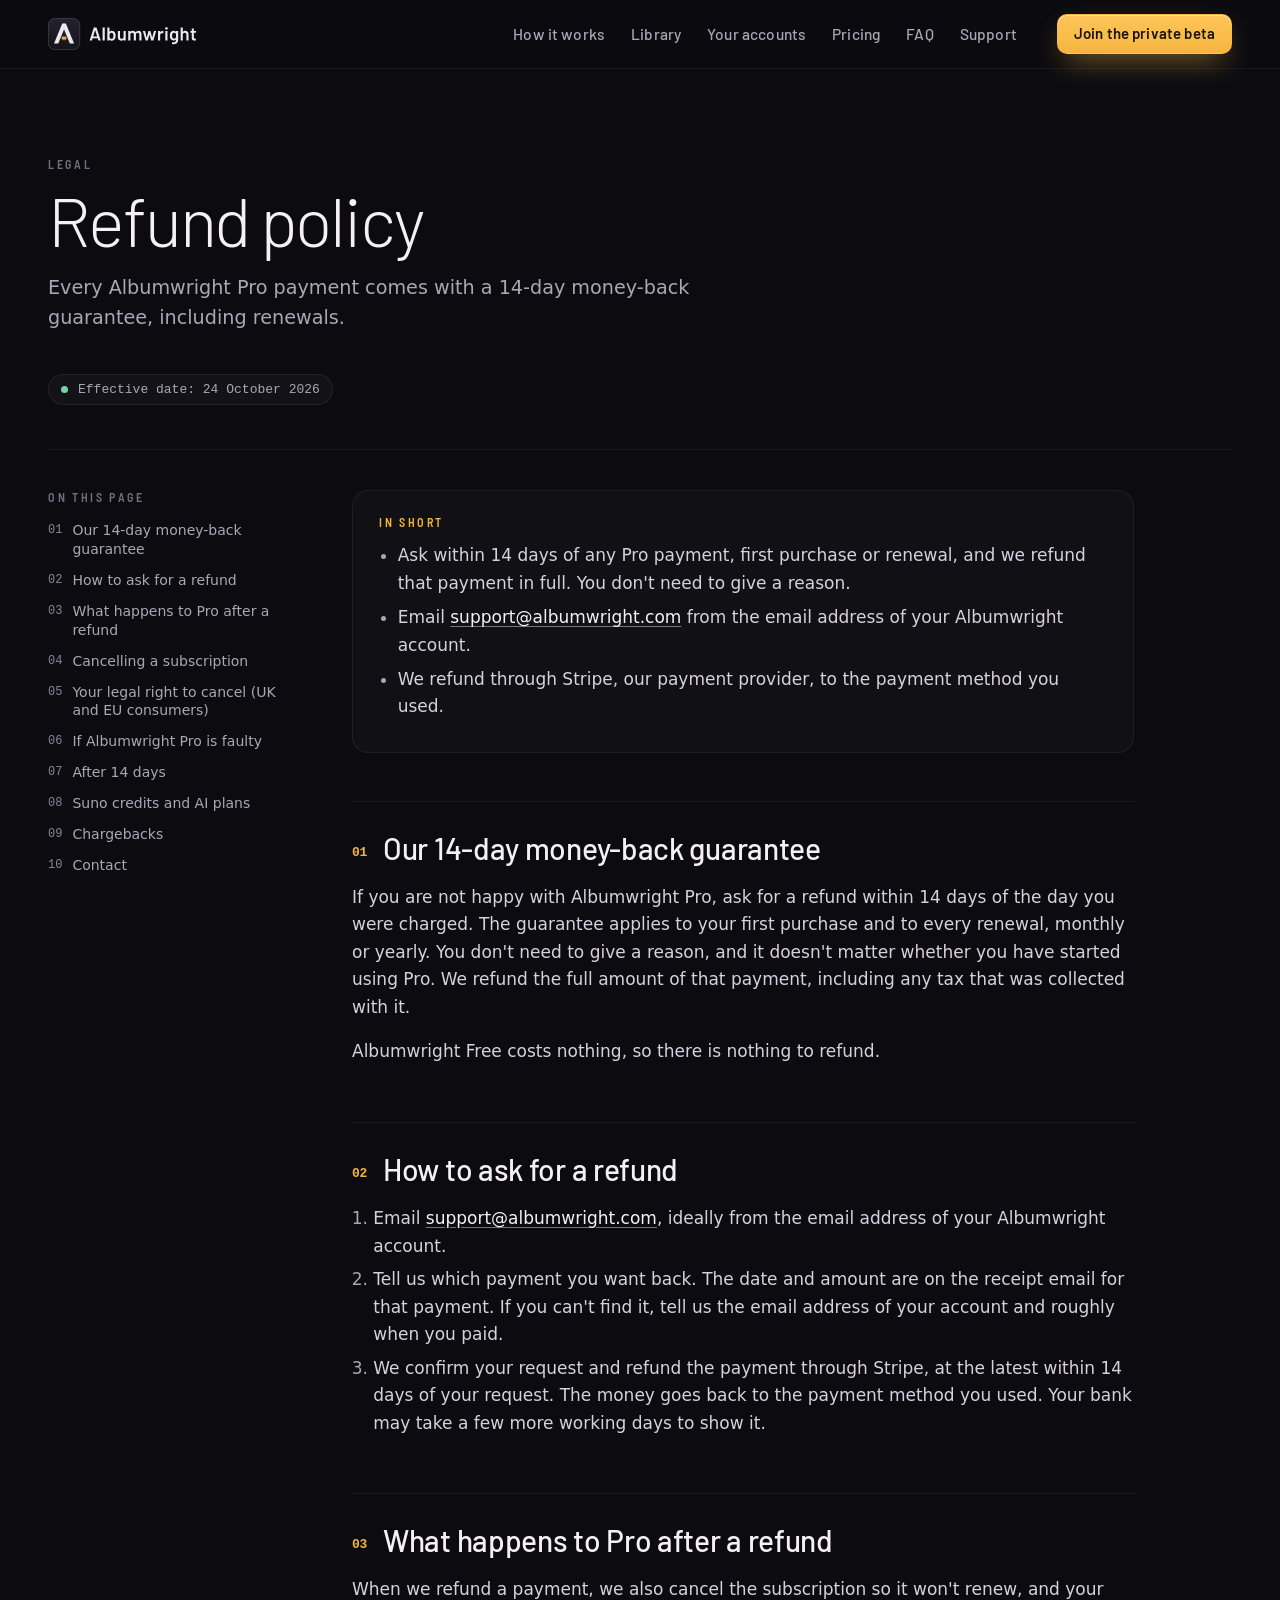
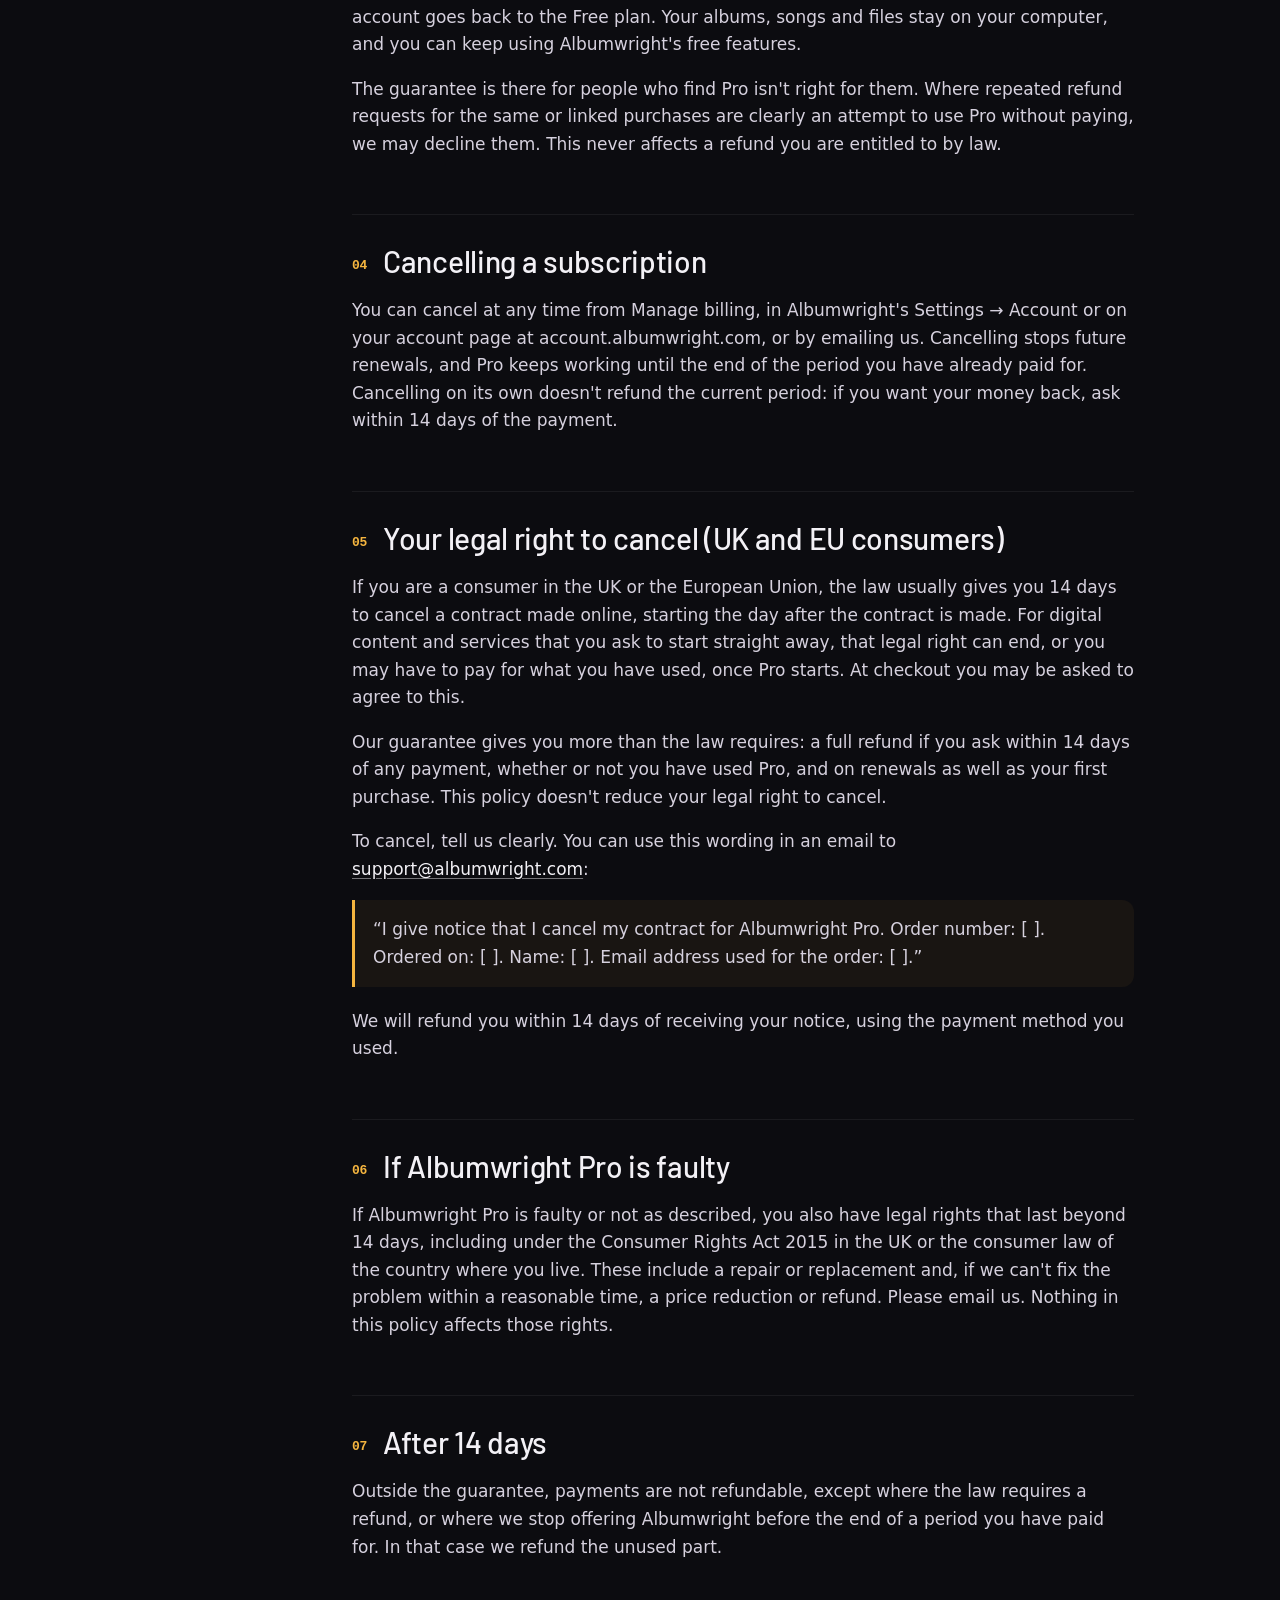
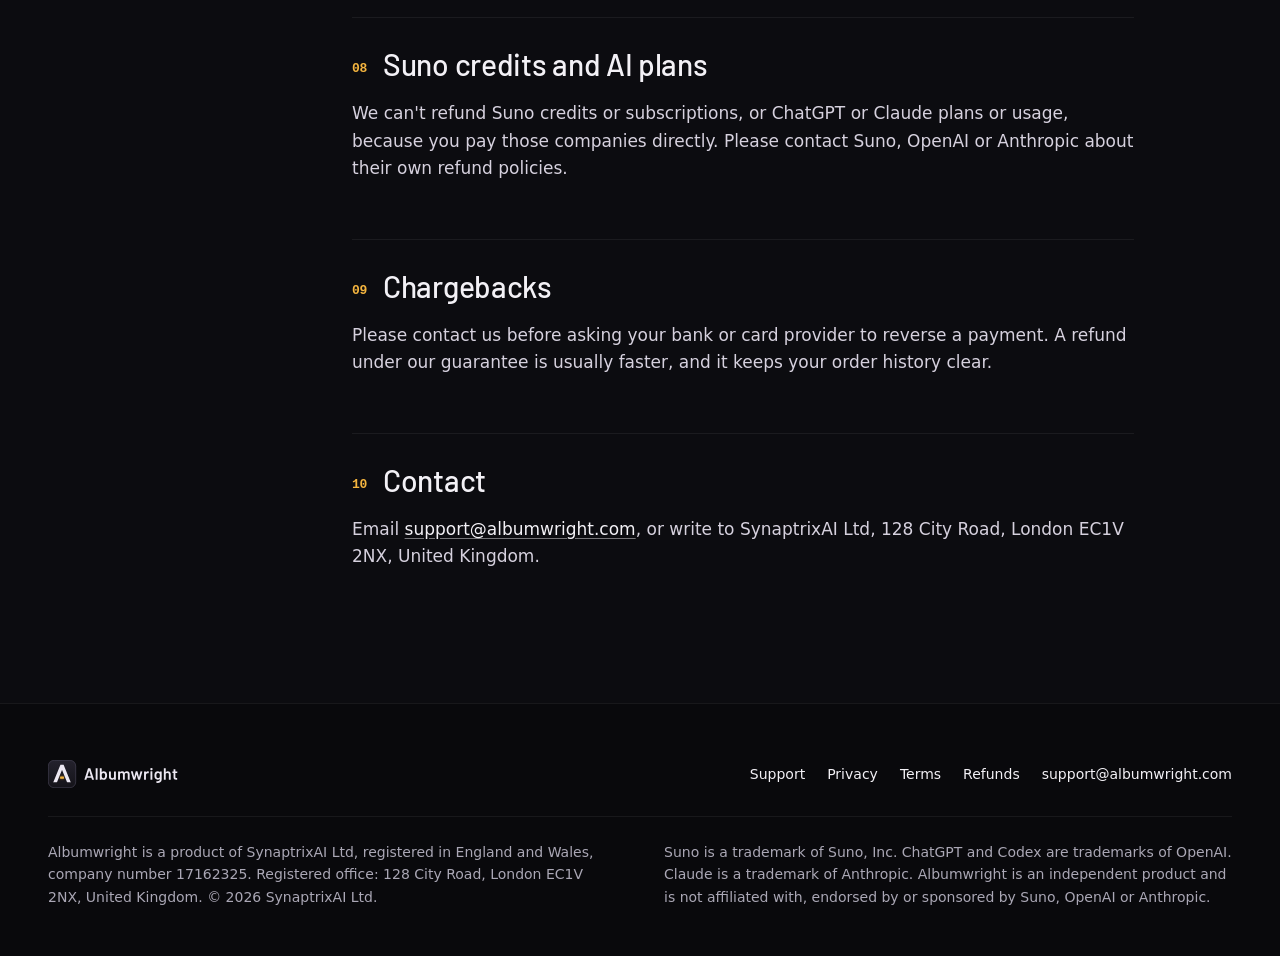
<file: refunds.html>
<!doctype html>
<html lang="en-GB">
<head>
<meta charset="utf-8">
<meta name="viewport" content="width=device-width, initial-scale=1">
<title>Refund policy — Albumwright</title>
<meta name="description" content="Every Albumwright Pro payment comes with a 14-day money-back guarantee. How to ask for a refund and how cancellation works.">
<link rel="canonical" href="https://albumwright.com/refunds.html">
<meta name="theme-color" content="#121117">
<meta property="og:type" content="website">
<meta property="og:site_name" content="Albumwright">
<meta property="og:title" content="Refund policy — Albumwright">
<meta property="og:description" content="Every Albumwright Pro payment comes with a 14-day money-back guarantee. How to ask for a refund and how cancellation works.">
<meta property="og:image" content="https://albumwright.com/assets/og-image.png">
<meta name="twitter:card" content="summary_large_image">
<link rel="icon" href="favicon.ico" sizes="any">
<link rel="icon" href="favicon.svg" type="image/svg+xml">
<link rel="apple-touch-icon" href="apple-touch-icon.png">
<link rel="stylesheet" href="assets/site.css">
<script src="assets/launch.js"></script>
<script src="assets/site.js" defer></script>
</head>
<body>
<a class="skip" href="#main">Skip to content</a>

<header class="site-head">
  <div class="wrap">
    <a class="brand" href="./" aria-label="Albumwright home"><img src="assets/albumwright-logo.svg" alt="Albumwright" width="150" height="32"></a>
    <nav class="nav" aria-label="Main">
      <a href="index.html#how">How it works</a>
      <a href="index.html#library">Library</a>
      <a href="index.html#accounts">Your accounts</a>
      <a href="index.html#pricing">Pricing</a>
      <a href="index.html#faq">FAQ</a>
      <a href="support.html">Support</a>
    </nav>
    <a class="btn btn-primary btn-sm head-cta" data-cta="store" href="mailto:support@albumwright.com?subject=Albumwright%20beta">Join the private beta</a>
    <details class="menu">
      <summary>Menu</summary>
      <div class="menu-panel">
        <a href="index.html#how">How it works</a>
        <a href="index.html#library">Library</a>
        <a href="index.html#accounts">Your accounts</a>
        <a href="index.html#pricing">Pricing</a>
        <a href="index.html#faq">FAQ</a>
        <a href="support.html">Support</a>
        <a class="btn btn-primary" data-cta="store" href="mailto:support@albumwright.com?subject=Albumwright%20beta">Join the private beta</a>
      </div>
    </details>
  </div>
</header>

<main id="main">
<section class="doc-hero">
  <div class="wrap">
    <p class="label">Legal</p>
    <h1>Refund policy</h1>
    <p class="lede">Every Albumwright Pro payment comes with a 14-day money-back guarantee, including renewals.</p>
    <p class="effective">Effective date: 24 October 2026</p>
  </div>
</section>

<div class="wrap">
  <div class="doc">
    <nav class="toc" aria-label="On this page">
      <p class="label">On this page</p>
      <ol>
        <li><a href="#guarantee">Our 14-day money-back guarantee</a></li>
        <li><a href="#how-to-ask">How to ask for a refund</a></li>
        <li><a href="#licence-after-refund">What happens to Pro after a refund</a></li>
        <li><a href="#cancelling">Cancelling a subscription</a></li>
        <li><a href="#legal-right-to-cancel">Your legal right to cancel (UK and EU consumers)</a></li>
        <li><a href="#faulty">If Albumwright Pro is faulty</a></li>
        <li><a href="#after-14-days">After 14 days</a></li>
        <li><a href="#other-companies">Suno credits and AI plans</a></li>
        <li><a href="#chargebacks">Chargebacks</a></li>
        <li><a href="#contact">Contact</a></li>
      </ol>
    </nav>
    <article class="prose">
      <div class="summary">
        <p class="label">In short</p>
        <ul>
          <li>Ask within 14 days of any Pro payment, first purchase or renewal, and we refund that payment in full. You don't need to give a reason.</li>
          <li>Email <a href="mailto:support@albumwright.com">support@albumwright.com</a> from the email address of your Albumwright account.</li>
          <li>We refund through Stripe, our payment provider, to the payment method you used.</li>
        </ul>
      </div>

      <h2 id="guarantee">Our 14-day money-back guarantee</h2>
      <p>If you are not happy with Albumwright Pro, ask for a refund within 14 days of the day you were charged. The guarantee applies to your first purchase and to every renewal, monthly or yearly. You don't need to give a reason, and it doesn't matter whether you have started using Pro. We refund the full amount of that payment, including any tax that was collected with it.</p>
      <p>Albumwright Free costs nothing, so there is nothing to refund.</p>

      <h2 id="how-to-ask">How to ask for a refund</h2>
      <ol>
        <li>Email <a href="mailto:support@albumwright.com?subject=Refund%20request">support@albumwright.com</a>, ideally from the email address of your Albumwright account.</li>
        <li>Tell us which payment you want back. The date and amount are on the receipt email for that payment. If you can't find it, tell us the email address of your account and roughly when you paid.</li>
        <li>We confirm your request and refund the payment through Stripe, at the latest within 14 days of your request. The money goes back to the payment method you used. Your bank may take a few more working days to show it.</li>
      </ol>

      <h2 id="licence-after-refund">What happens to Pro after a refund</h2>
      <p>When we refund a payment, we also cancel the subscription so it won't renew, and your account goes back to the Free plan. Your albums, songs and files stay on your computer, and you can keep using Albumwright's free features.</p>
      <p>The guarantee is there for people who find Pro isn't right for them. Where repeated refund requests for the same or linked purchases are clearly an attempt to use Pro without paying, we may decline them. This never affects a refund you are entitled to by law.</p>

      <h2 id="cancelling">Cancelling a subscription</h2>
      <p>You can cancel at any time from Manage billing, in Albumwright's Settings → Account or on your account page at account.albumwright.com, or by emailing us. Cancelling stops future renewals, and Pro keeps working until the end of the period you have already paid for. Cancelling on its own doesn't refund the current period: if you want your money back, ask within 14 days of the payment.</p>

      <h2 id="legal-right-to-cancel">Your legal right to cancel (UK and EU consumers)</h2>
      <p>If you are a consumer in the UK or the European Union, the law usually gives you 14 days to cancel a contract made online, starting the day after the contract is made. For digital content and services that you ask to start straight away, that legal right can end, or you may have to pay for what you have used, once Pro starts. At checkout you may be asked to agree to this.</p>
      <p>Our guarantee gives you more than the law requires: a full refund if you ask within 14 days of any payment, whether or not you have used Pro, and on renewals as well as your first purchase. This policy doesn't reduce your legal right to cancel.</p>
      <p>To cancel, tell us clearly. You can use this wording in an email to <a href="mailto:support@albumwright.com">support@albumwright.com</a>:</p>
      <div class="callout"><p>&ldquo;I give notice that I cancel my contract for Albumwright Pro. Order number: [&nbsp;]. Ordered on: [&nbsp;]. Name: [&nbsp;]. Email address used for the order: [&nbsp;].&rdquo;</p></div>
      <p>We will refund you within 14 days of receiving your notice, using the payment method you used.</p>

      <h2 id="faulty">If Albumwright Pro is faulty</h2>
      <p>If Albumwright Pro is faulty or not as described, you also have legal rights that last beyond 14 days, including under the Consumer Rights Act 2015 in the UK or the consumer law of the country where you live. These include a repair or replacement and, if we can't fix the problem within a reasonable time, a price reduction or refund. Please email us. Nothing in this policy affects those rights.</p>

      <h2 id="after-14-days">After 14 days</h2>
      <p>Outside the guarantee, payments are not refundable, except where the law requires a refund, or where we stop offering Albumwright before the end of a period you have paid for. In that case we refund the unused part.</p>

      <h2 id="other-companies">Suno credits and AI plans</h2>
      <p>We can't refund Suno credits or subscriptions, or ChatGPT or Claude plans or usage, because you pay those companies directly. Please contact Suno, OpenAI or Anthropic about their own refund policies.</p>

      <h2 id="chargebacks">Chargebacks</h2>
      <p>Please contact us before asking your bank or card provider to reverse a payment. A refund under our guarantee is usually faster, and it keeps your order history clear.</p>

      <h2 id="contact">Contact</h2>
      <p>Email <a href="mailto:support@albumwright.com">support@albumwright.com</a>, or write to SynaptrixAI Ltd, 128 City Road, London EC1V 2NX, United Kingdom.</p>
    </article>
  </div>
</div>
</main>

<footer class="site-foot">
  <div class="wrap">
    <div class="foot-top">
      <a class="brand" href="./"><img src="assets/albumwright-logo.svg" alt="Albumwright home" width="131" height="28"></a>
      <ul class="foot-nav">
        <li><a href="support.html">Support</a></li>
        <li><a href="privacy.html">Privacy</a></li>
        <li><a href="terms.html">Terms</a></li>
        <li><a href="refunds.html" aria-current="page">Refunds</a></li>
        <li><a href="mailto:support@albumwright.com">support@albumwright.com</a></li>
      </ul>
    </div>
    <div class="foot-legal">
      <p>Albumwright is a product of SynaptrixAI Ltd, registered in England and Wales, company number 17162325. Registered office: 128 City Road, London EC1V 2NX, United Kingdom. &copy; 2026 SynaptrixAI Ltd.</p>
      <p>Suno is a trademark of Suno, Inc. ChatGPT and Codex are trademarks of OpenAI. Claude is a trademark of Anthropic. Albumwright is an independent product and is not affiliated with, endorsed by or sponsored by Suno, OpenAI or Anthropic.</p>
    </div>
  </div>
</footer>
</body>
</html>
</file>
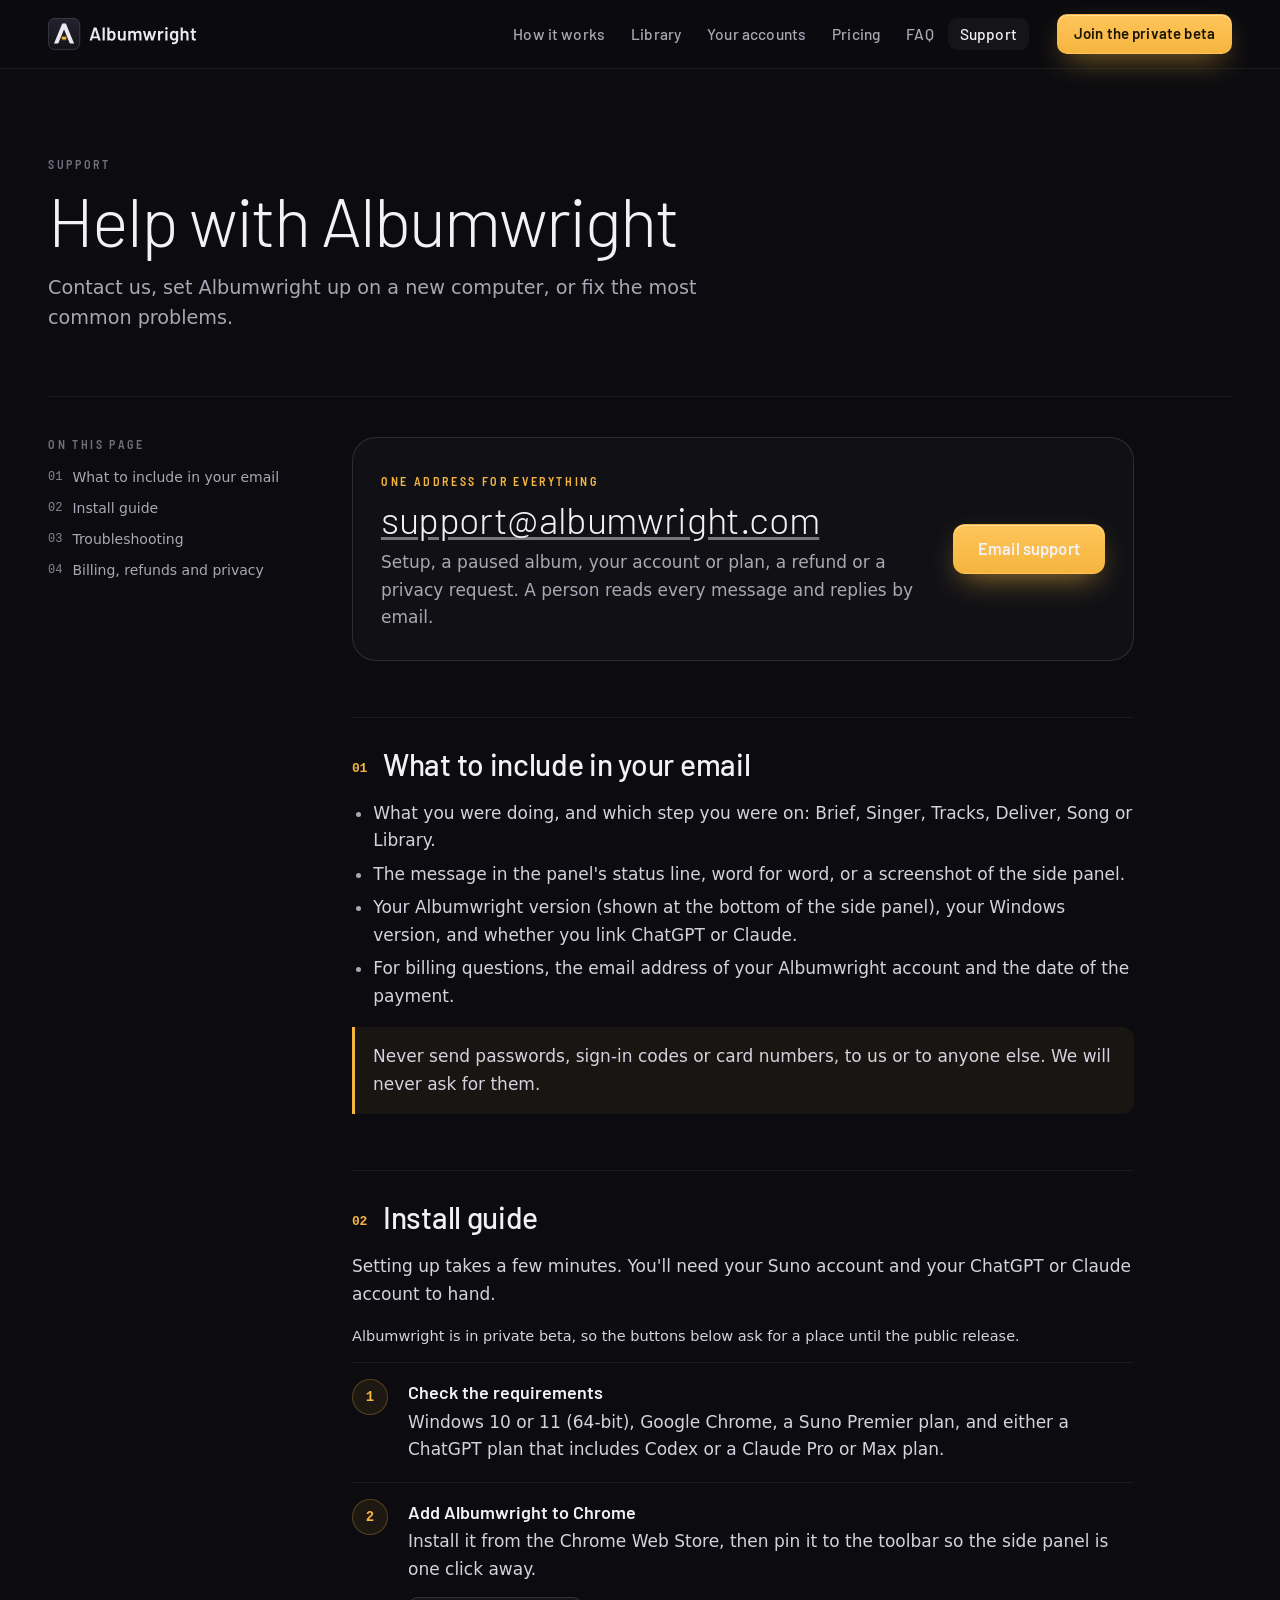
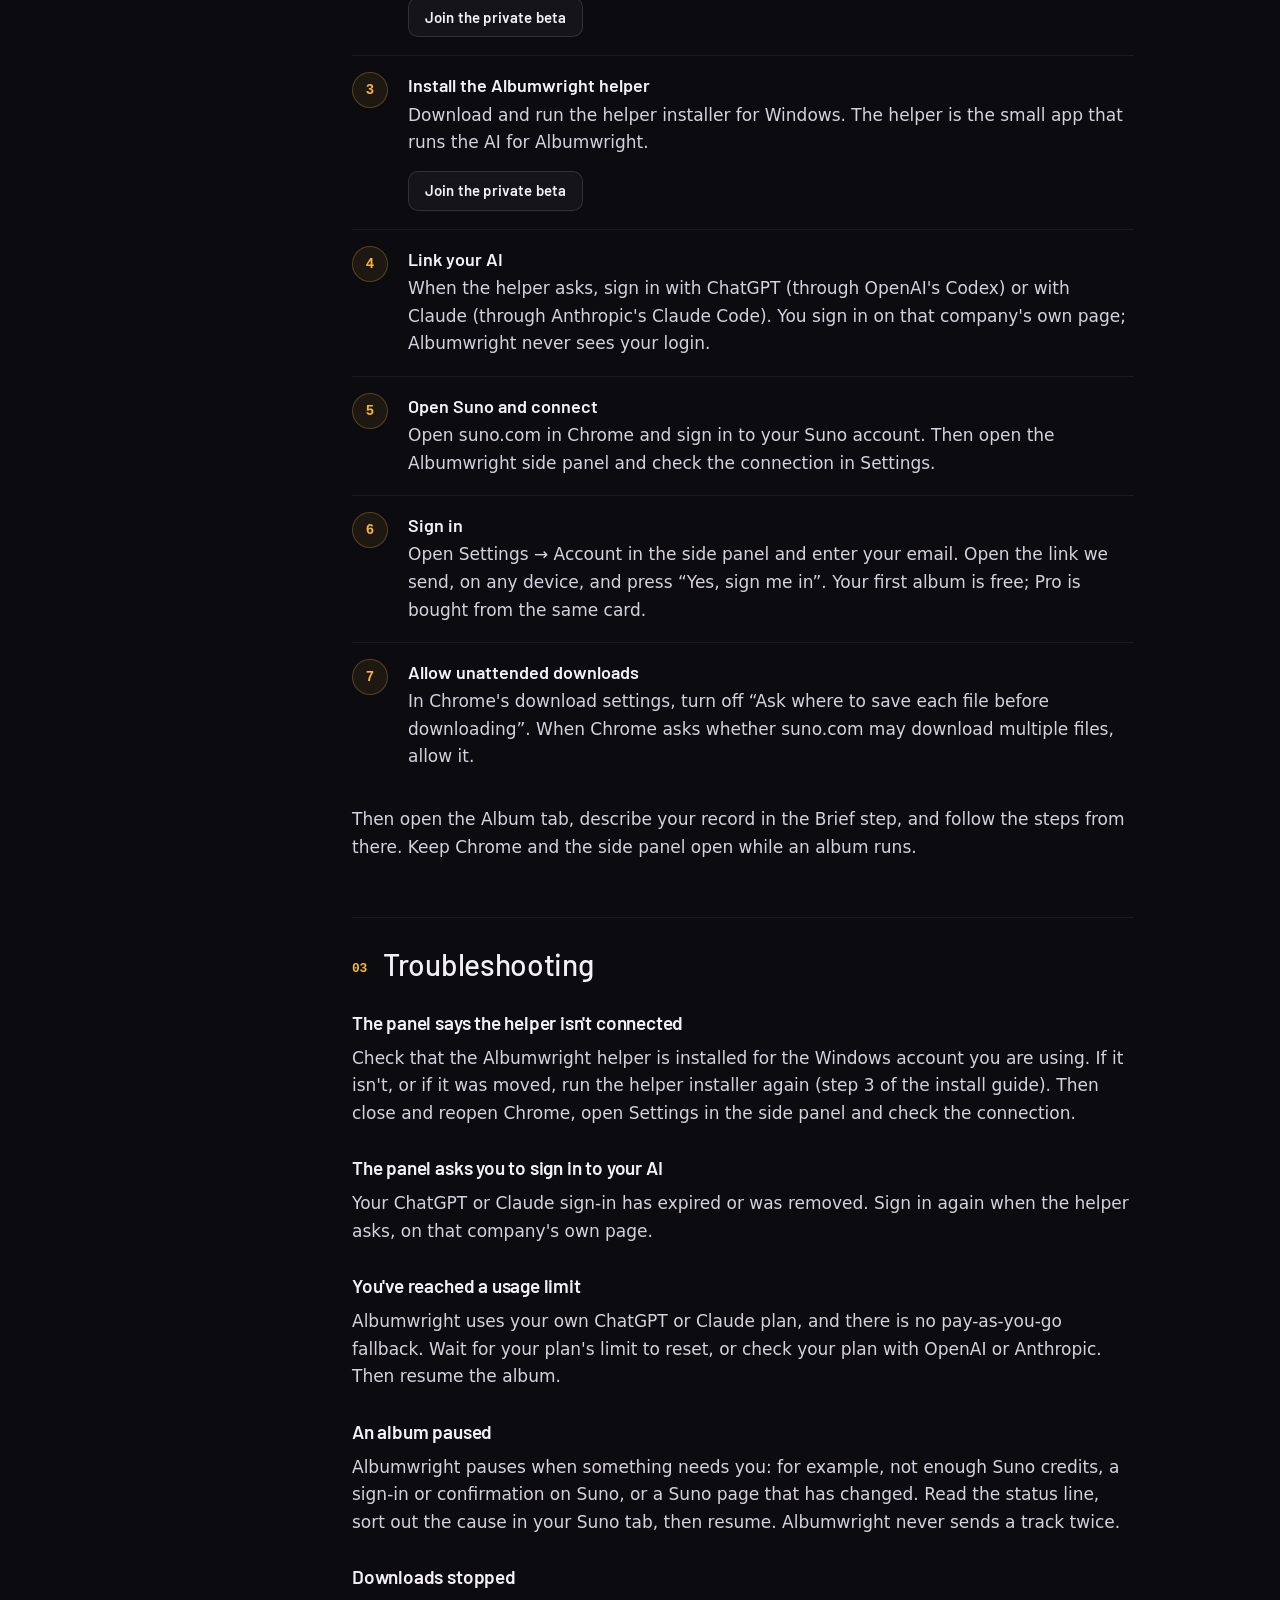
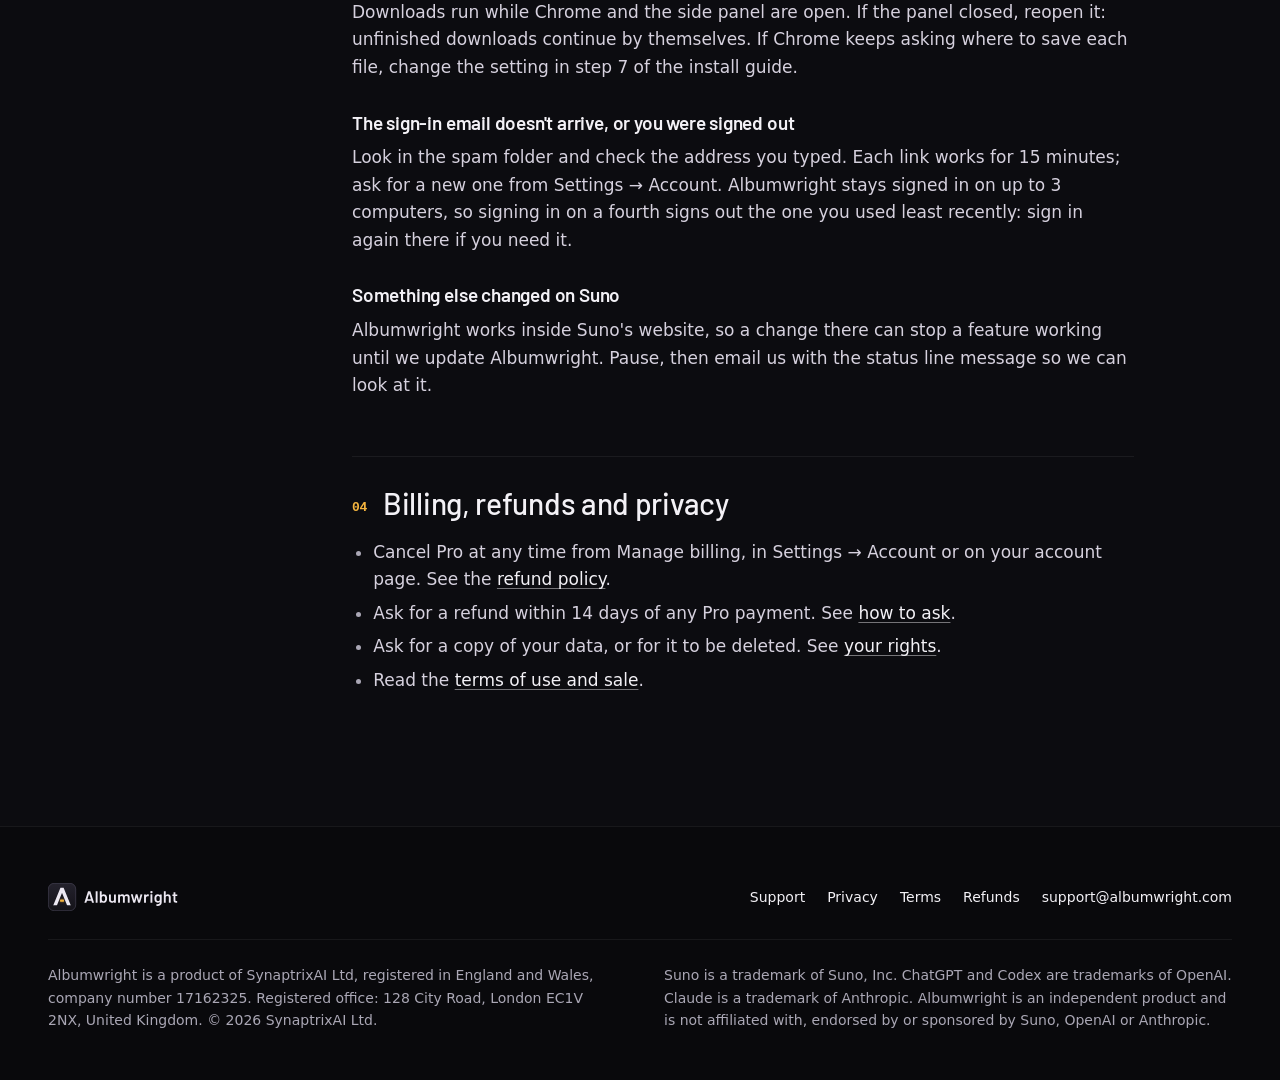
<file: support.html>
<!doctype html>
<html lang="en-GB">
<head>
<meta charset="utf-8">
<meta name="viewport" content="width=device-width, initial-scale=1">
<title>Support — Albumwright</title>
<meta name="description" content="Contact Albumwright support, follow the install guide and fix common problems.">
<link rel="canonical" href="https://albumwright.com/support.html">
<meta name="theme-color" content="#121117">
<meta property="og:type" content="website">
<meta property="og:site_name" content="Albumwright">
<meta property="og:title" content="Support — Albumwright">
<meta property="og:description" content="Contact Albumwright support, follow the install guide and fix common problems.">
<meta property="og:image" content="https://albumwright.com/assets/og-image.png">
<meta name="twitter:card" content="summary_large_image">
<link rel="icon" href="favicon.ico" sizes="any">
<link rel="icon" href="favicon.svg" type="image/svg+xml">
<link rel="apple-touch-icon" href="apple-touch-icon.png">
<link rel="stylesheet" href="assets/site.css">
<script src="assets/launch.js"></script>
<script src="assets/site.js" defer></script>
</head>
<body>
<a class="skip" href="#main">Skip to content</a>

<header class="site-head">
  <div class="wrap">
    <a class="brand" href="./" aria-label="Albumwright home"><img src="assets/albumwright-logo.svg" alt="Albumwright" width="150" height="32"></a>
    <nav class="nav" aria-label="Main">
      <a href="index.html#how">How it works</a>
      <a href="index.html#library">Library</a>
      <a href="index.html#accounts">Your accounts</a>
      <a href="index.html#pricing">Pricing</a>
      <a href="index.html#faq">FAQ</a>
      <a href="support.html" aria-current="page">Support</a>
    </nav>
    <a class="btn btn-primary btn-sm head-cta" data-cta="store" href="mailto:support@albumwright.com?subject=Albumwright%20beta">Join the private beta</a>
    <details class="menu">
      <summary>Menu</summary>
      <div class="menu-panel">
        <a href="index.html#how">How it works</a>
        <a href="index.html#library">Library</a>
        <a href="index.html#accounts">Your accounts</a>
        <a href="index.html#pricing">Pricing</a>
        <a href="index.html#faq">FAQ</a>
        <a href="support.html">Support</a>
        <a class="btn btn-primary" data-cta="store" href="mailto:support@albumwright.com?subject=Albumwright%20beta">Join the private beta</a>
      </div>
    </details>
  </div>
</header>

<main id="main">
<section class="doc-hero">
  <div class="wrap">
    <p class="label">Support</p>
    <h1>Help with Albumwright</h1>
    <p class="lede">Contact us, set Albumwright up on a new computer, or fix the most common problems.</p>
  </div>
</section>

<div class="wrap">
  <div class="doc">
    <nav class="toc" aria-label="On this page">
      <p class="label">On this page</p>
      <ol>
        <li><a href="#contact">What to include in your email</a></li>
        <li><a href="#install">Install guide</a></li>
        <li><a href="#troubleshooting">Troubleshooting</a></li>
        <li><a href="#billing">Billing, refunds and privacy</a></li>
      </ol>
    </nav>
    <article class="prose">
      <div class="contact-card">
        <div>
          <p class="label amber">One address for everything</p>
          <p class="addr"><a href="mailto:support@albumwright.com">support@albumwright.com</a></p>
          <p>Setup, a paused album, your account or plan, a refund or a privacy request. A person reads every message and replies by email.</p>
        </div>
        <a class="btn btn-primary" href="mailto:support@albumwright.com?subject=Albumwright%20support">Email support</a>
      </div>

      <h2 id="contact">What to include in your email</h2>
      <ul>
        <li>What you were doing, and which step you were on: Brief, Singer, Tracks, Deliver, Song or Library.</li>
        <li>The message in the panel's status line, word for word, or a screenshot of the side panel.</li>
        <li>Your Albumwright version (shown at the bottom of the side panel), your Windows version, and whether you link ChatGPT or Claude.</li>
        <li>For billing questions, the email address of your Albumwright account and the date of the payment.</li>
      </ul>
      <div class="callout"><p>Never send passwords, sign-in codes or card numbers, to us or to anyone else. We will never ask for them.</p></div>

      <h2 id="install">Install guide</h2>
      <p>Setting up takes a few minutes. You'll need your Suno account and your ChatGPT or Claude account to hand.</p>
      <p data-show="beta" class="fine">Albumwright is in private beta, so the buttons below ask for a place until the public release.</p>
      <ol class="steps-list">
        <li><b>Check the requirements</b>Windows 10 or 11 (64-bit), Google Chrome, a Suno Premier plan, and either a ChatGPT plan that includes Codex or a Claude Pro or Max plan.</li>
        <li><b>Add Albumwright to Chrome</b>Install it from the Chrome Web Store, then pin it to the toolbar so the side panel is one click away.
          <span class="cta-row"><a class="btn btn-ghost btn-sm" data-cta="store" href="mailto:support@albumwright.com?subject=Albumwright%20beta">Join the private beta</a></span></li>
        <li><b>Install the Albumwright helper</b>Download and run the helper installer for Windows. The helper is the small app that runs the AI for Albumwright.
          <span class="cta-row"><a class="btn btn-ghost btn-sm" data-cta="helper" href="mailto:support@albumwright.com?subject=Albumwright%20beta">Join the private beta</a></span></li>
        <li><b>Link your AI</b>When the helper asks, sign in with ChatGPT (through OpenAI's Codex) or with Claude (through Anthropic's Claude Code). You sign in on that company's own page; Albumwright never sees your login.</li>
        <li><b>Open Suno and connect</b>Open suno.com in Chrome and sign in to your Suno account. Then open the Albumwright side panel and check the connection in Settings.</li>
        <li><b>Sign in</b>Open Settings → Account in the side panel and enter your email. Open the link we send, on any device, and press &ldquo;Yes, sign me in&rdquo;. Your first album is free; Pro is bought from the same card.</li>
        <li><b>Allow unattended downloads</b>In Chrome's download settings, turn off &ldquo;Ask where to save each file before downloading&rdquo;. When Chrome asks whether suno.com may download multiple files, allow it.</li>
      </ol>
      <p>Then open the Album tab, describe your record in the Brief step, and follow the steps from there. Keep Chrome and the side panel open while an album runs.</p>

      <h2 id="troubleshooting">Troubleshooting</h2>
      <h3>The panel says the helper isn't connected</h3>
      <p>Check that the Albumwright helper is installed for the Windows account you are using. If it isn't, or if it was moved, run the helper installer again (step 3 of the install guide). Then close and reopen Chrome, open Settings in the side panel and check the connection.</p>
      <h3>The panel asks you to sign in to your AI</h3>
      <p>Your ChatGPT or Claude sign-in has expired or was removed. Sign in again when the helper asks, on that company's own page.</p>
      <h3>You've reached a usage limit</h3>
      <p>Albumwright uses your own ChatGPT or Claude plan, and there is no pay-as-you-go fallback. Wait for your plan's limit to reset, or check your plan with OpenAI or Anthropic. Then resume the album.</p>
      <h3>An album paused</h3>
      <p>Albumwright pauses when something needs you: for example, not enough Suno credits, a sign-in or confirmation on Suno, or a Suno page that has changed. Read the status line, sort out the cause in your Suno tab, then resume. Albumwright never sends a track twice.</p>
      <h3>Downloads stopped</h3>
      <p>Downloads run while Chrome and the side panel are open. If the panel closed, reopen it: unfinished downloads continue by themselves. If Chrome keeps asking where to save each file, change the setting in step 7 of the install guide.</p>
      <h3>The sign-in email doesn't arrive, or you were signed out</h3>
      <p>Look in the spam folder and check the address you typed. Each link works for 15 minutes; ask for a new one from Settings → Account. Albumwright stays signed in on up to 3 computers, so signing in on a fourth signs out the one you used least recently: sign in again there if you need it.</p>
      <h3>Something else changed on Suno</h3>
      <p>Albumwright works inside Suno's website, so a change there can stop a feature working until we update Albumwright. Pause, then email us with the status line message so we can look at it.</p>

      <h2 id="billing">Billing, refunds and privacy</h2>
      <ul>
        <li>Cancel Pro at any time from Manage billing, in Settings → Account or on your account page. See the <a href="refunds.html#cancelling">refund policy</a>.</li>
        <li>Ask for a refund within 14 days of any Pro payment. See <a href="refunds.html#how-to-ask">how to ask</a>.</li>
        <li>Ask for a copy of your data, or for it to be deleted. See <a href="privacy.html#your-rights">your rights</a>.</li>
        <li>Read the <a href="terms.html">terms of use and sale</a>.</li>
      </ul>
    </article>
  </div>
</div>
</main>

<footer class="site-foot">
  <div class="wrap">
    <div class="foot-top">
      <a class="brand" href="./"><img src="assets/albumwright-logo.svg" alt="Albumwright home" width="131" height="28"></a>
      <ul class="foot-nav">
        <li><a href="support.html" aria-current="page">Support</a></li>
        <li><a href="privacy.html">Privacy</a></li>
        <li><a href="terms.html">Terms</a></li>
        <li><a href="refunds.html">Refunds</a></li>
        <li><a href="mailto:support@albumwright.com">support@albumwright.com</a></li>
      </ul>
    </div>
    <div class="foot-legal">
      <p>Albumwright is a product of SynaptrixAI Ltd, registered in England and Wales, company number 17162325. Registered office: 128 City Road, London EC1V 2NX, United Kingdom. &copy; 2026 SynaptrixAI Ltd.</p>
      <p>Suno is a trademark of Suno, Inc. ChatGPT and Codex are trademarks of OpenAI. Claude is a trademark of Anthropic. Albumwright is an independent product and is not affiliated with, endorsed by or sponsored by Suno, OpenAI or Anthropic.</p>
    </div>
  </div>
</footer>
</body>
</html>
</file>
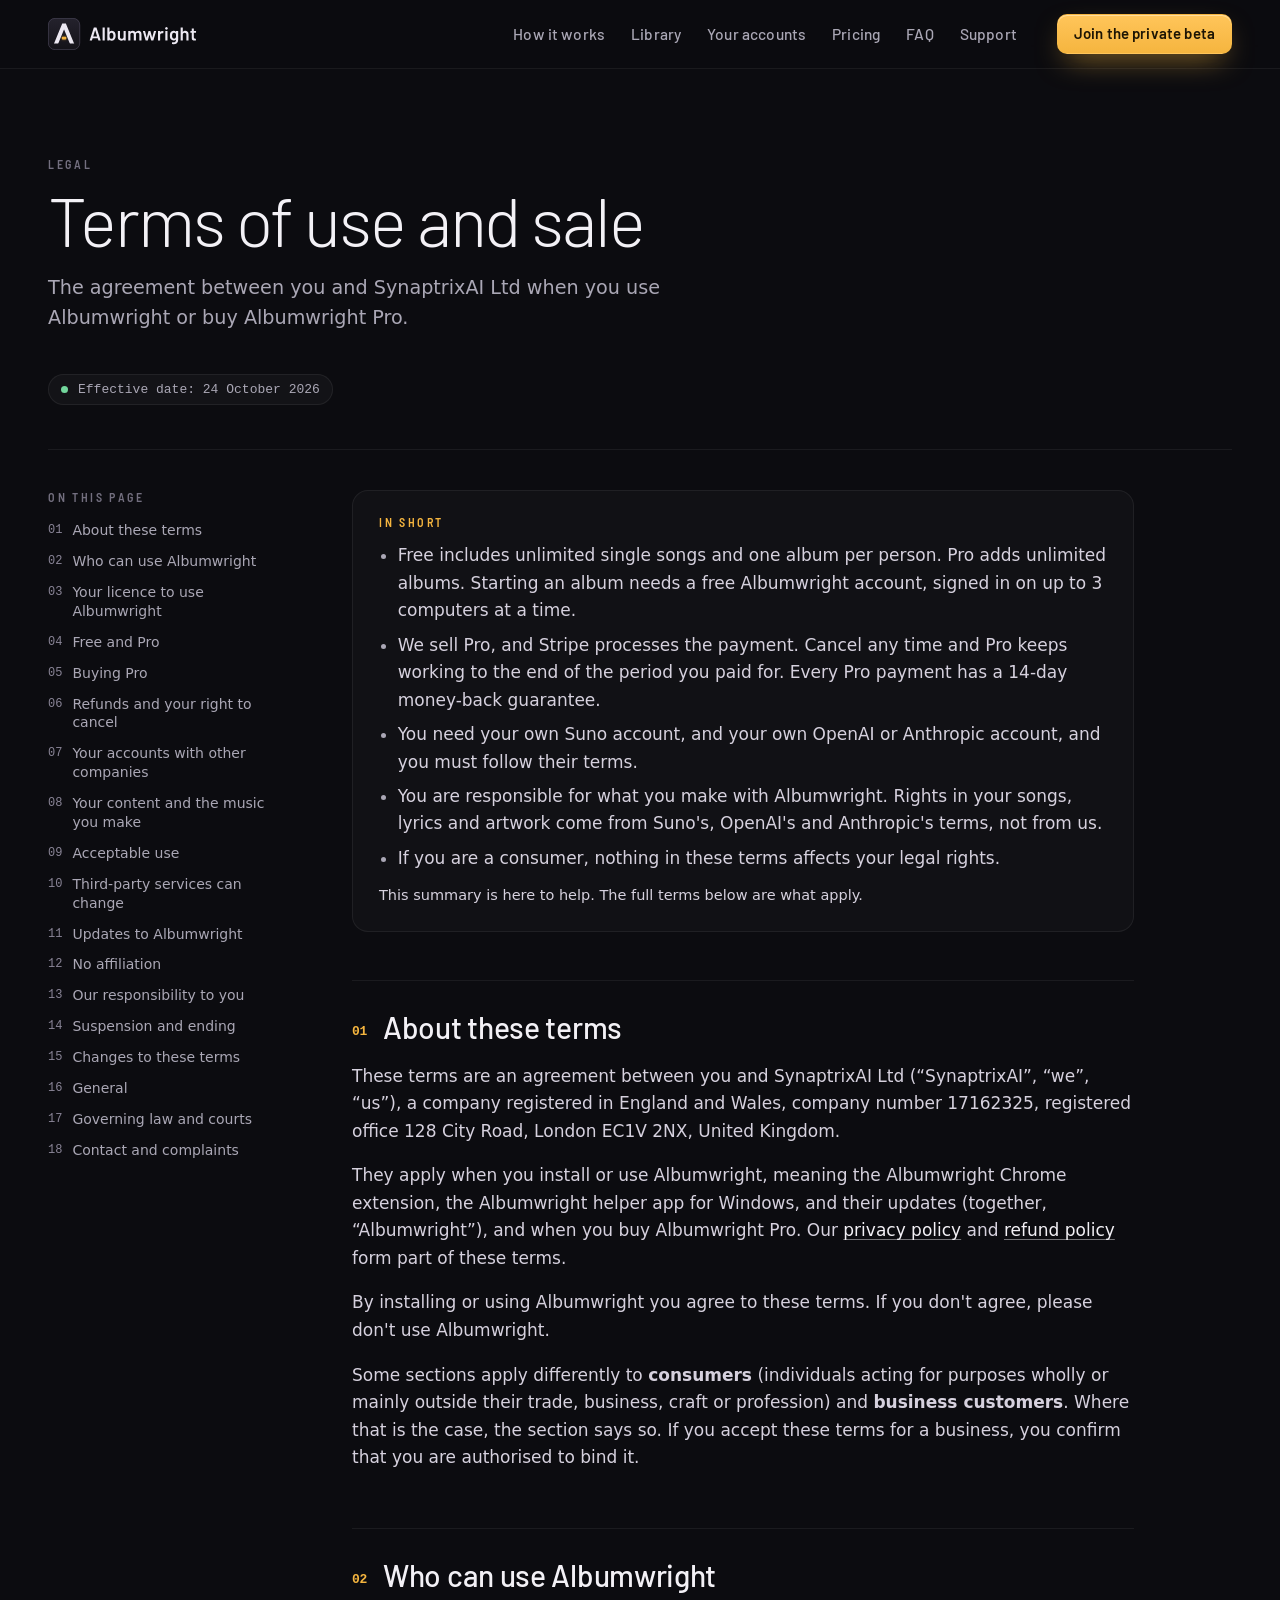
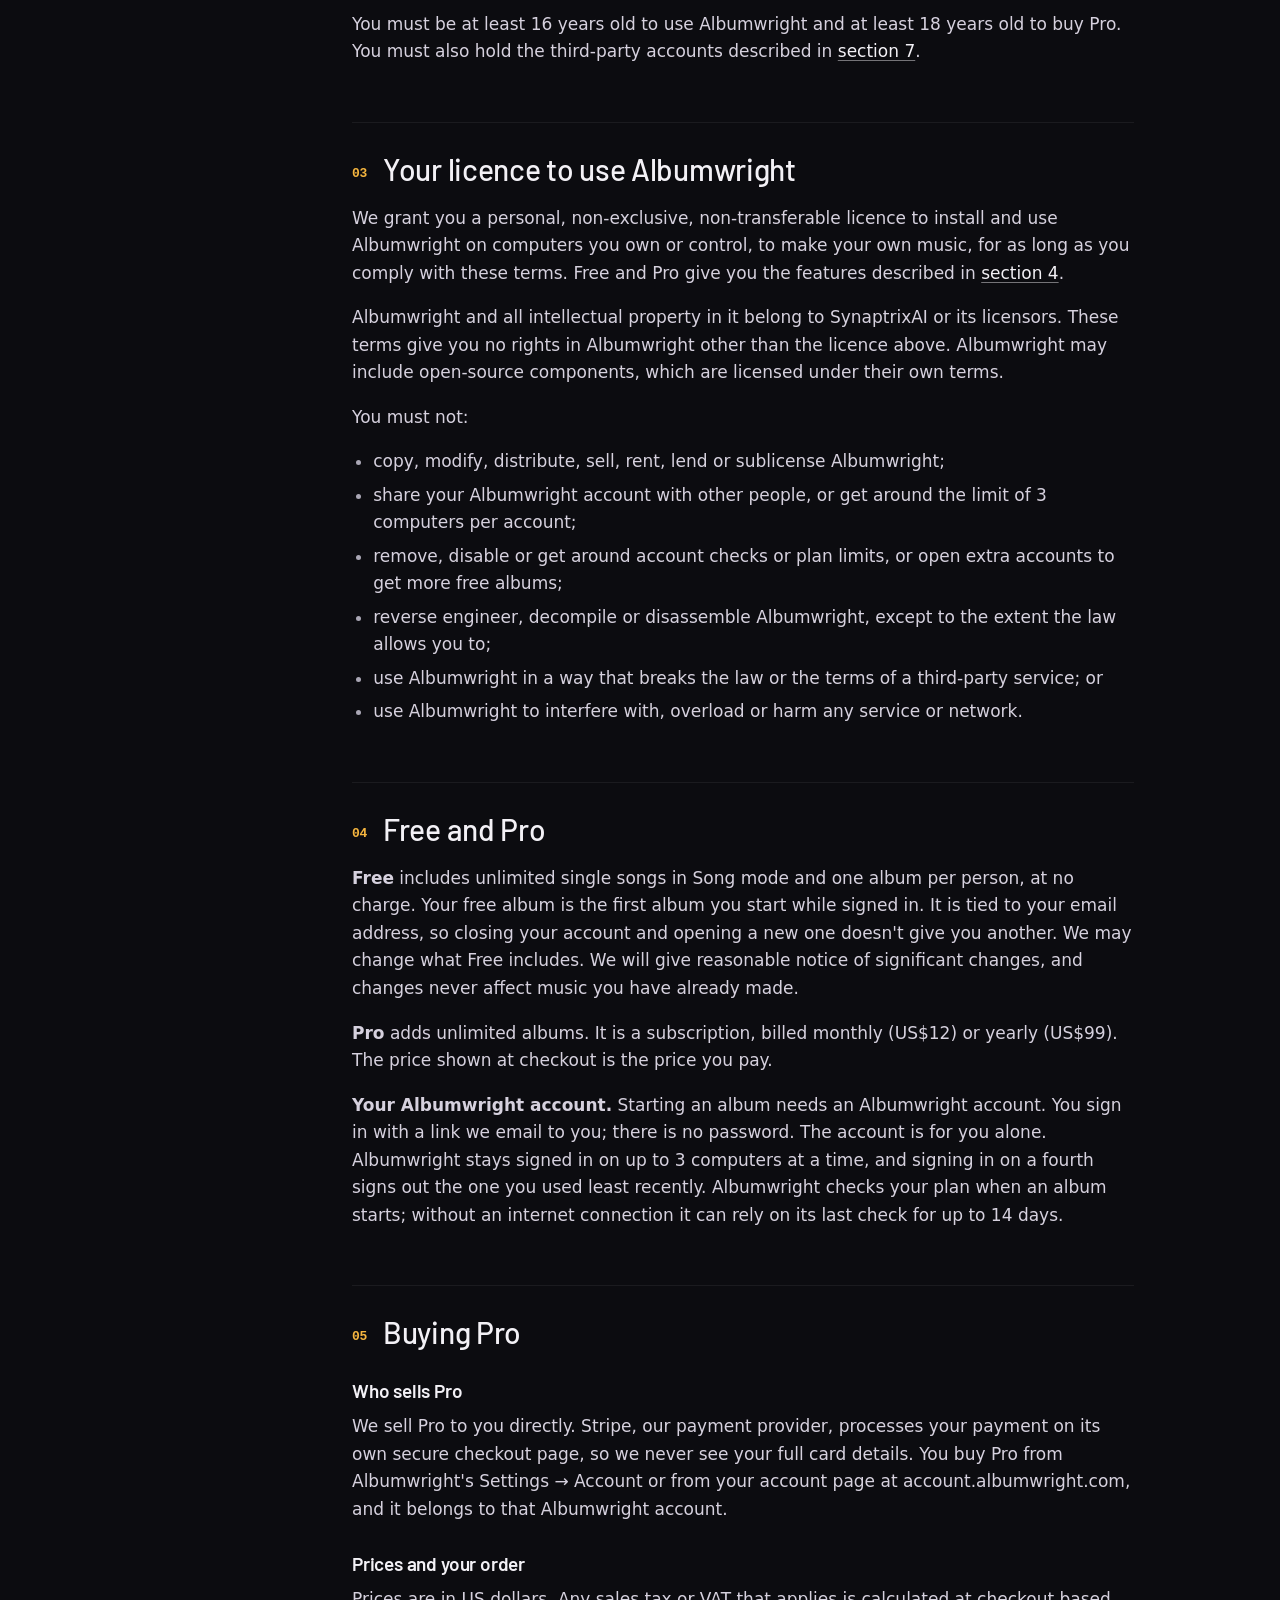
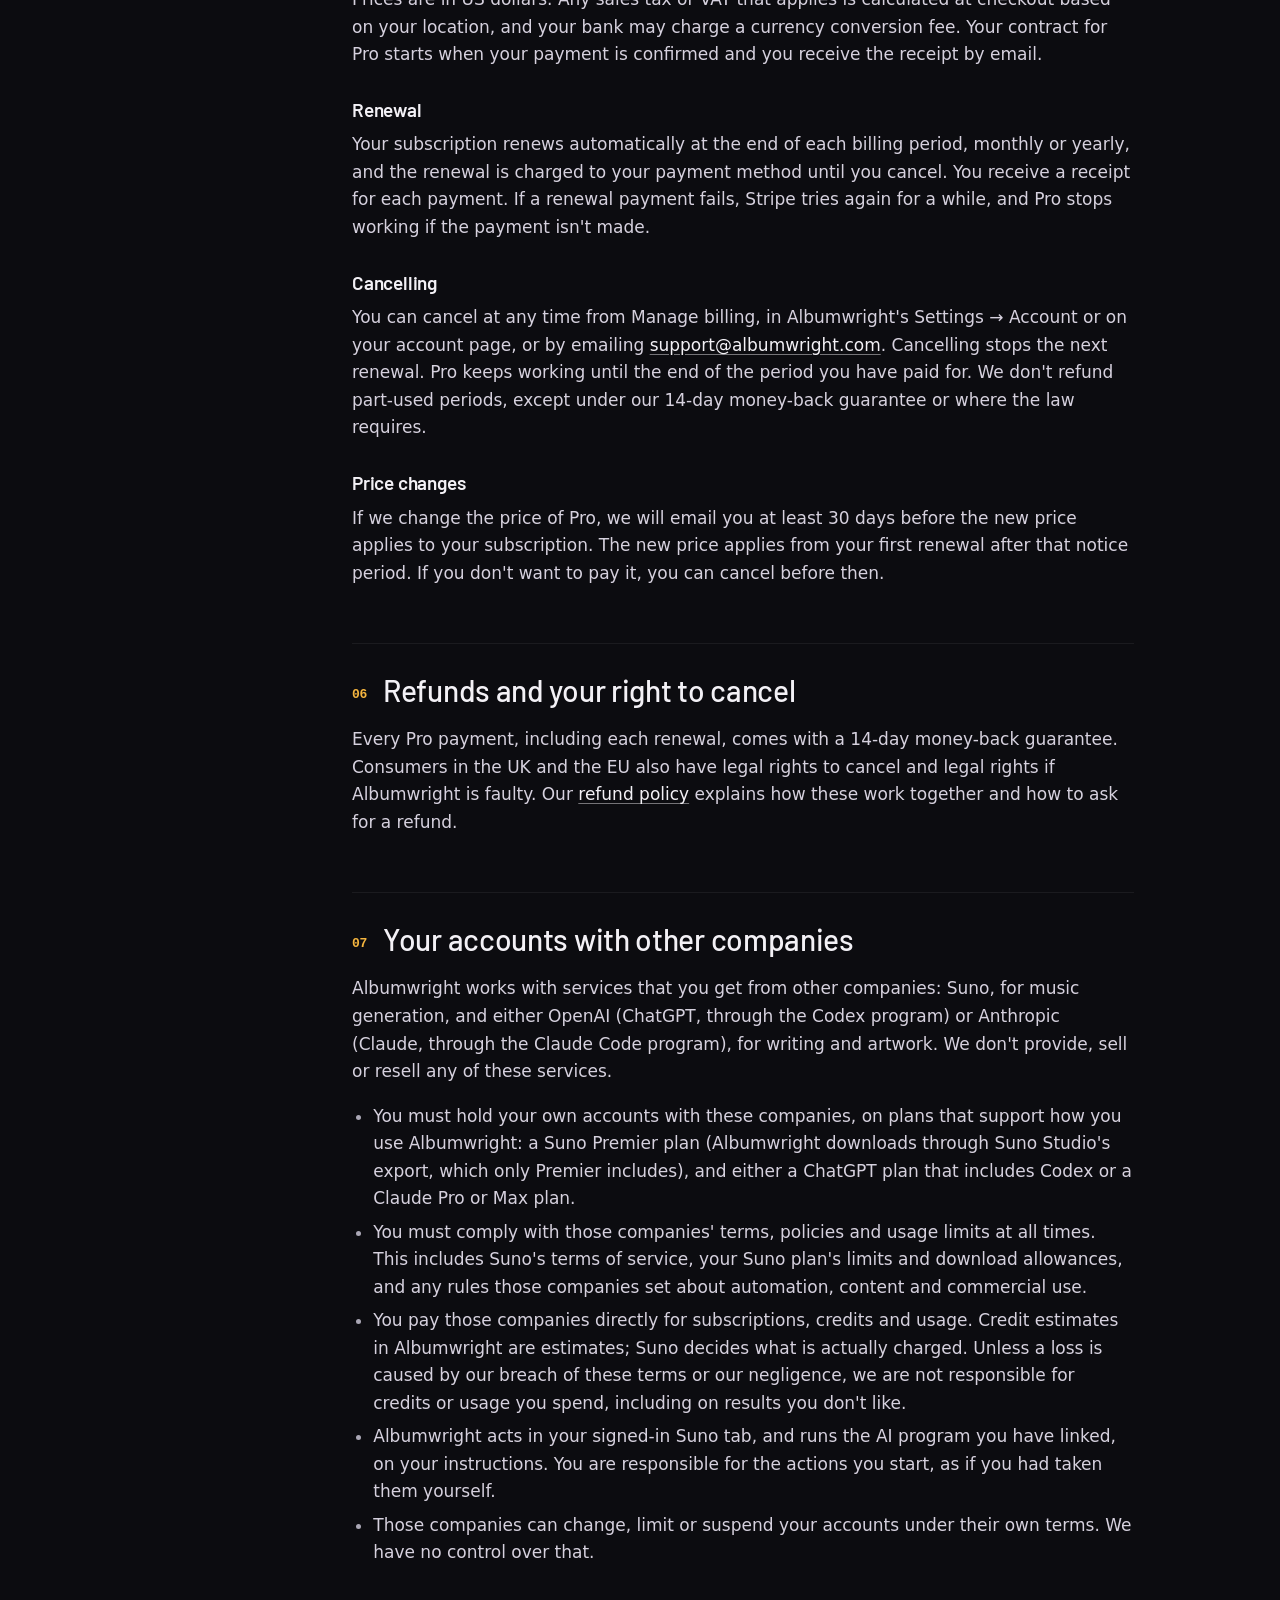
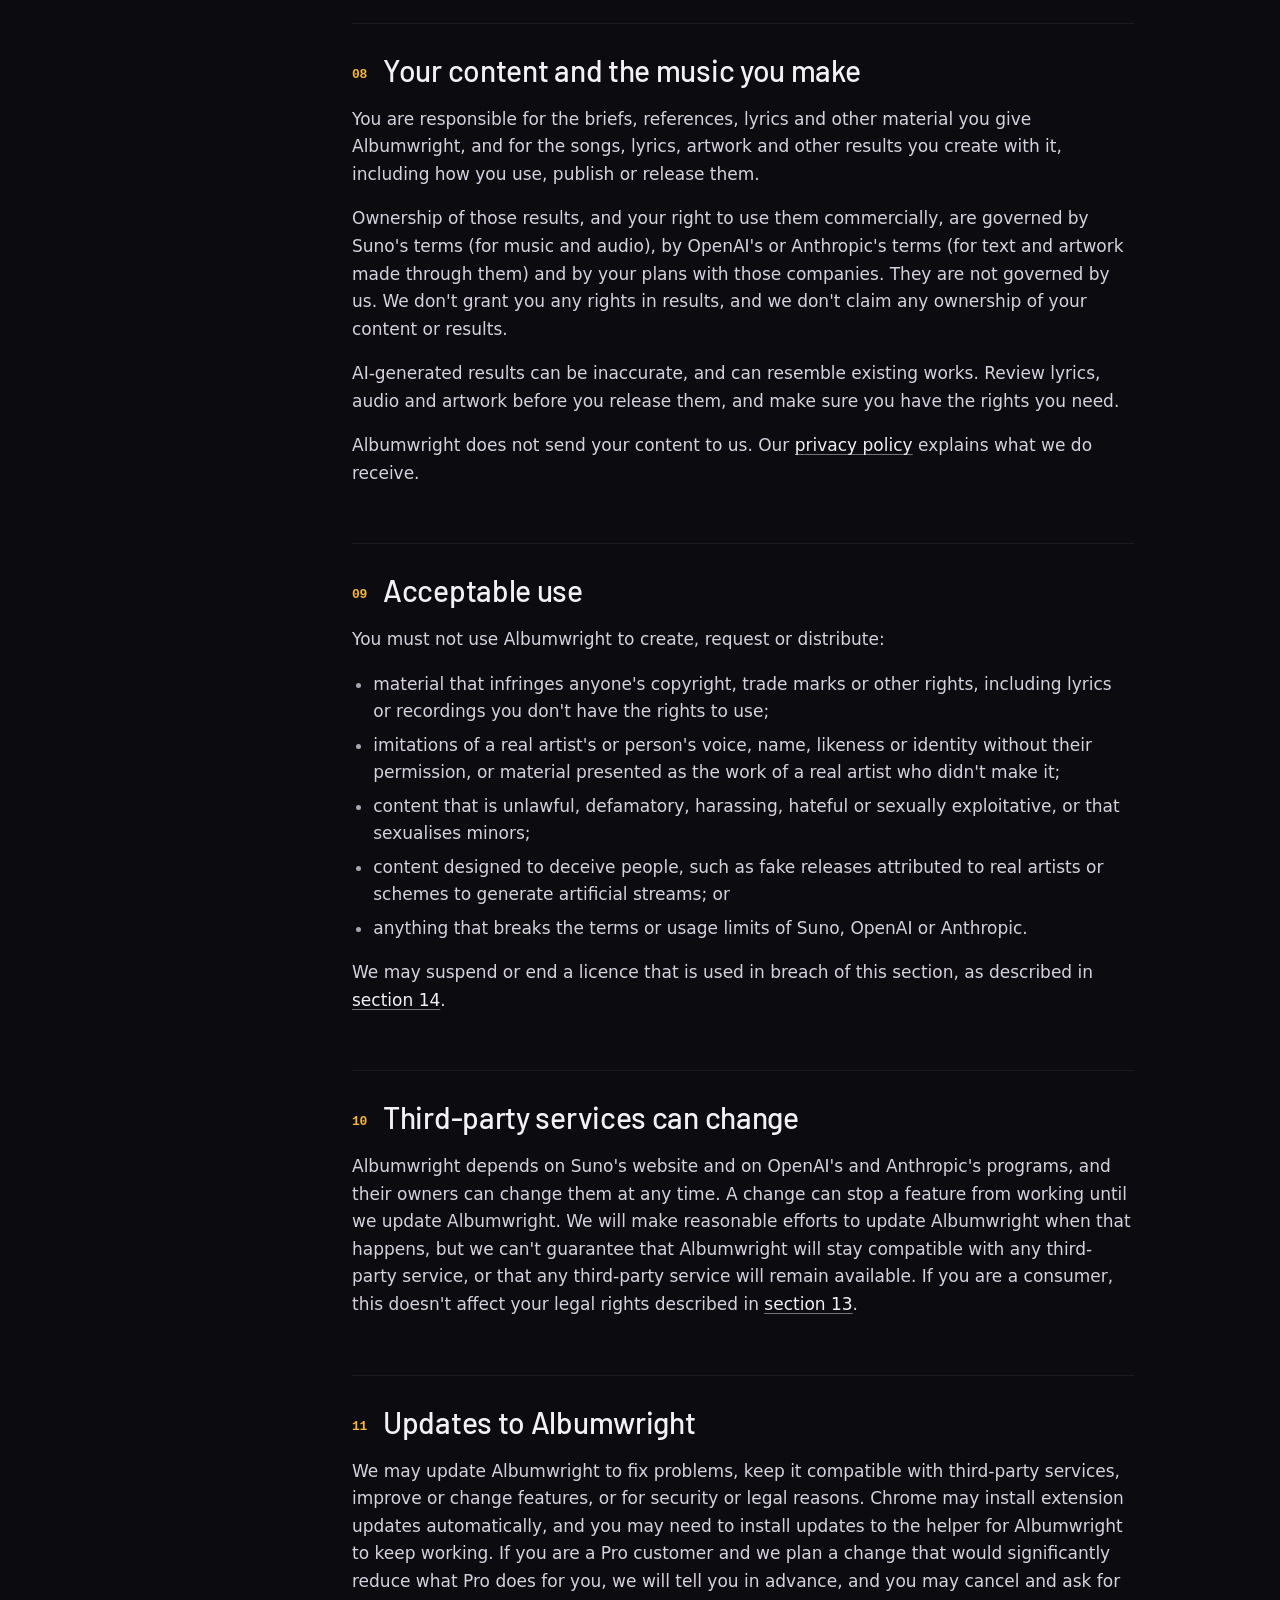
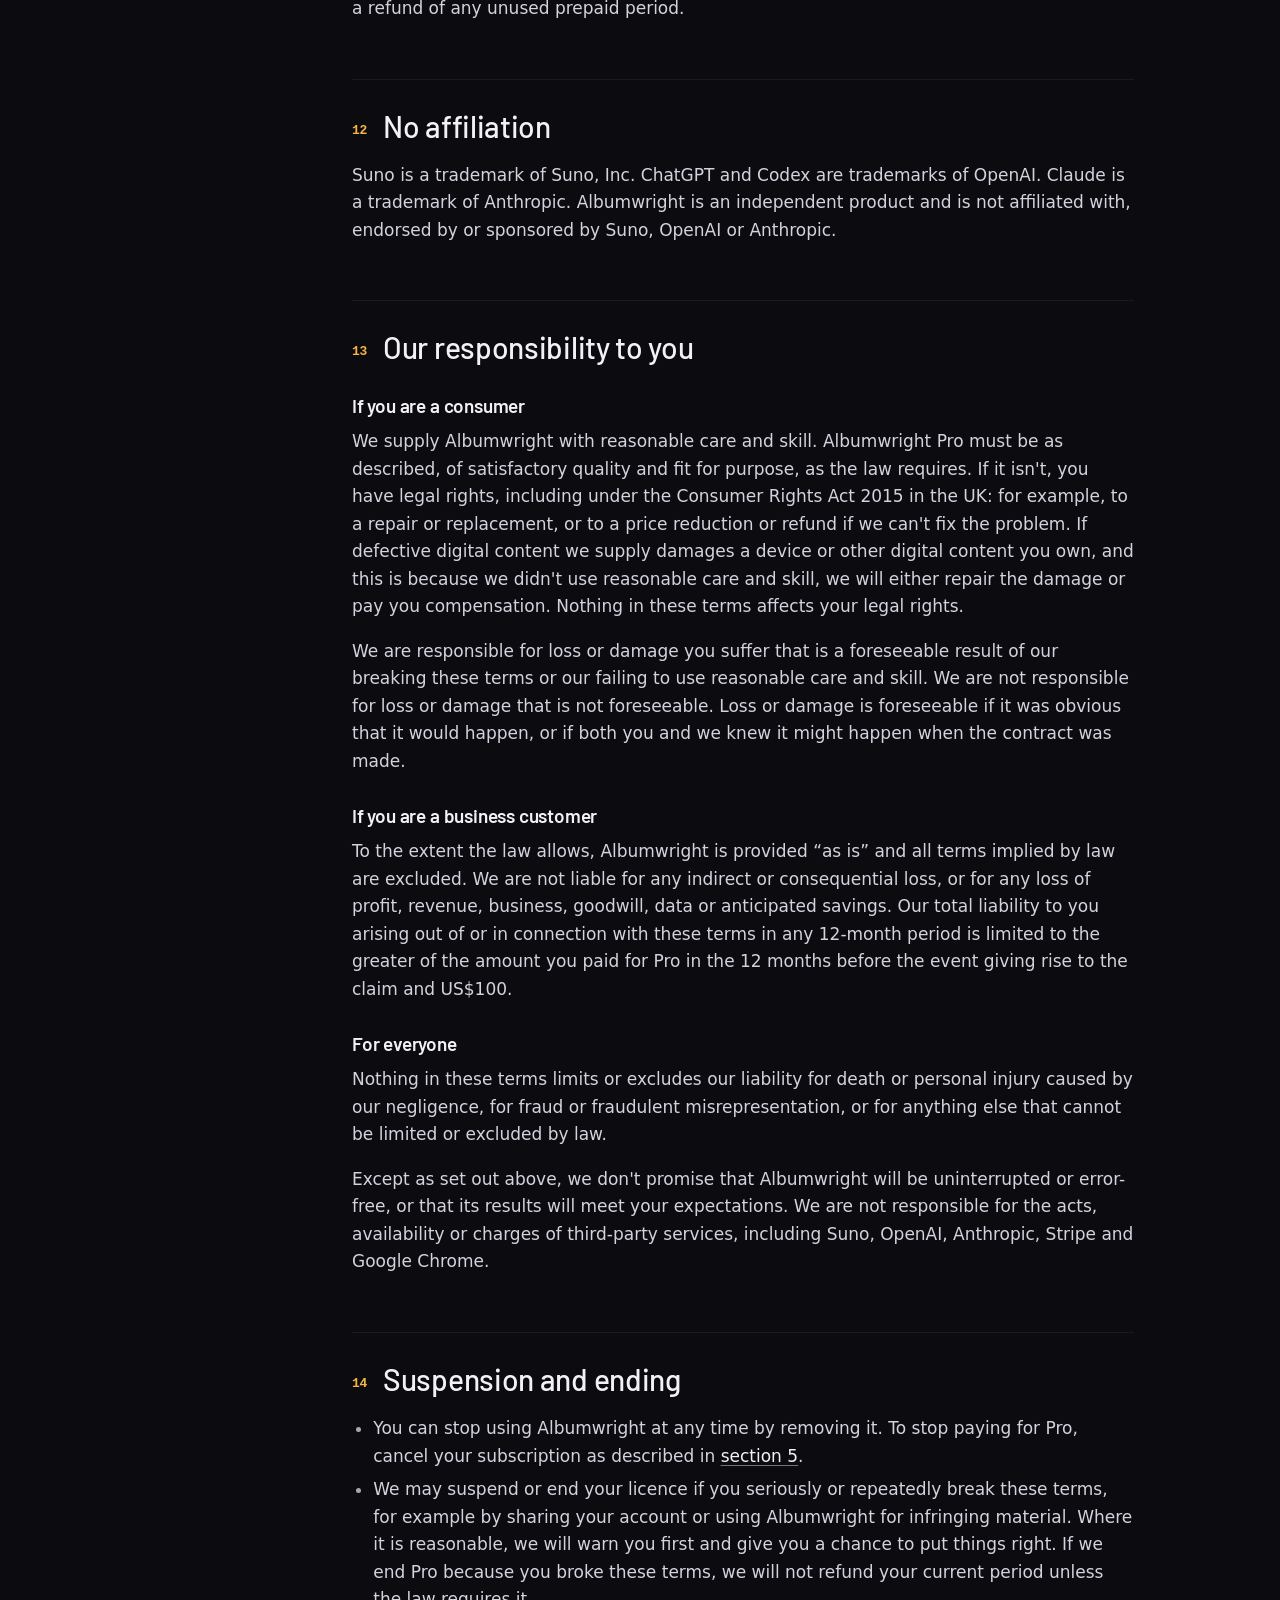
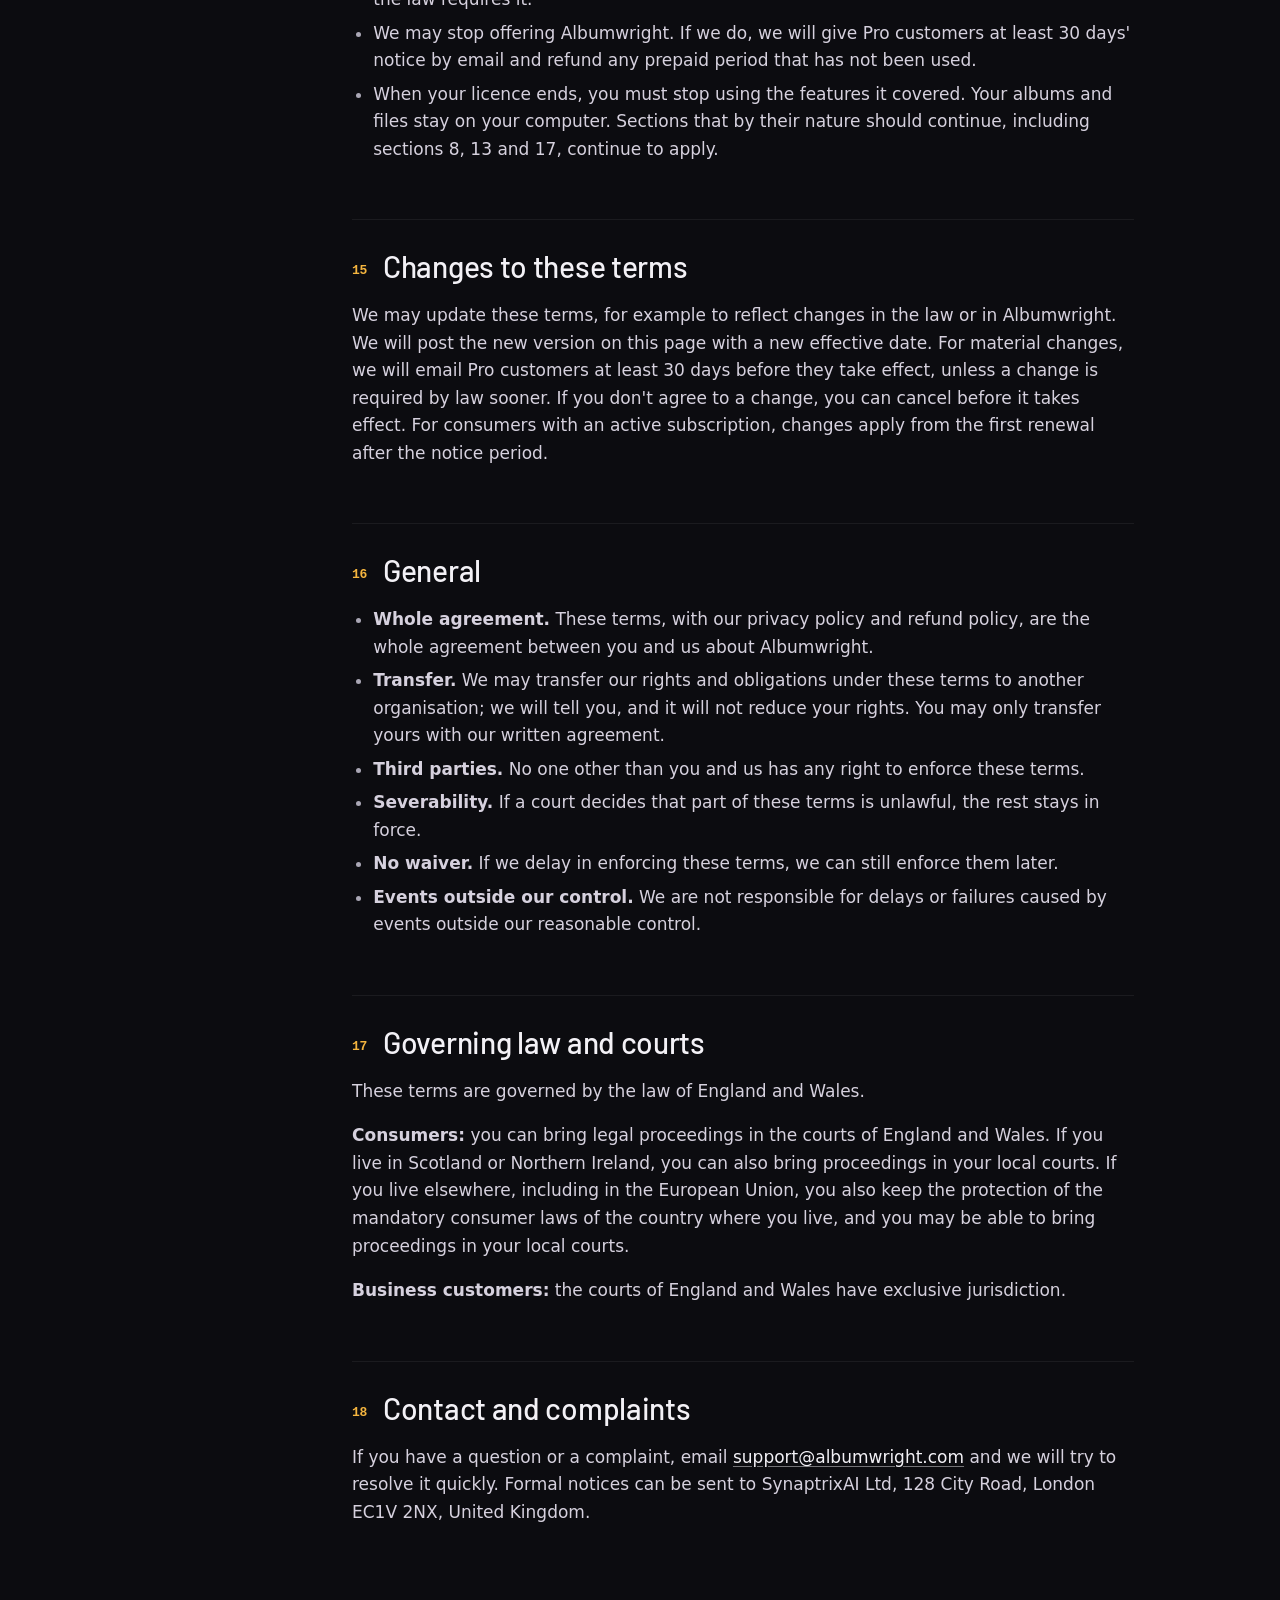
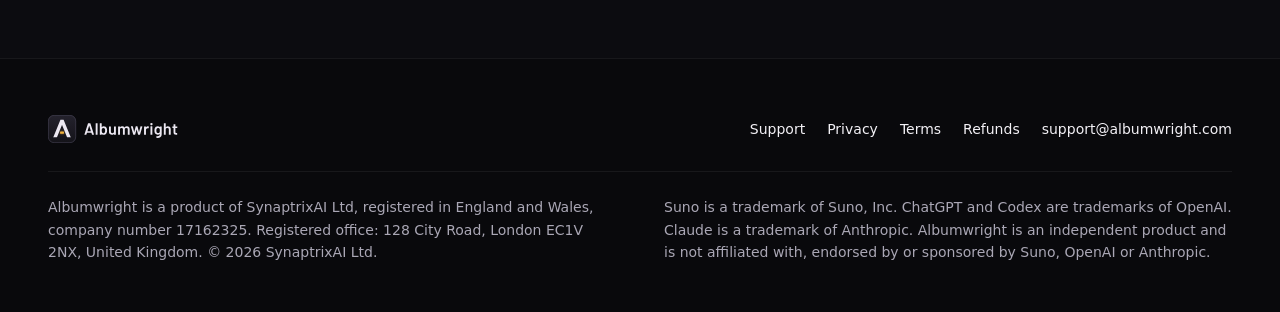
<file: terms.html>
<!doctype html>
<html lang="en-GB">
<head>
<meta charset="utf-8">
<meta name="viewport" content="width=device-width, initial-scale=1">
<title>Terms — Albumwright</title>
<meta name="description" content="The terms of use and sale for Albumwright and Albumwright Pro, from SynaptrixAI Ltd.">
<link rel="canonical" href="https://albumwright.com/terms.html">
<meta name="theme-color" content="#121117">
<meta property="og:type" content="website">
<meta property="og:site_name" content="Albumwright">
<meta property="og:title" content="Terms — Albumwright">
<meta property="og:description" content="The terms of use and sale for Albumwright and Albumwright Pro, from SynaptrixAI Ltd.">
<meta property="og:image" content="https://albumwright.com/assets/og-image.png">
<meta name="twitter:card" content="summary_large_image">
<link rel="icon" href="favicon.ico" sizes="any">
<link rel="icon" href="favicon.svg" type="image/svg+xml">
<link rel="apple-touch-icon" href="apple-touch-icon.png">
<link rel="stylesheet" href="assets/site.css">
<script src="assets/launch.js"></script>
<script src="assets/site.js" defer></script>
</head>
<body>
<a class="skip" href="#main">Skip to content</a>

<header class="site-head">
  <div class="wrap">
    <a class="brand" href="./" aria-label="Albumwright home"><img src="assets/albumwright-logo.svg" alt="Albumwright" width="150" height="32"></a>
    <nav class="nav" aria-label="Main">
      <a href="index.html#how">How it works</a>
      <a href="index.html#library">Library</a>
      <a href="index.html#accounts">Your accounts</a>
      <a href="index.html#pricing">Pricing</a>
      <a href="index.html#faq">FAQ</a>
      <a href="support.html">Support</a>
    </nav>
    <a class="btn btn-primary btn-sm head-cta" data-cta="store" href="mailto:support@albumwright.com?subject=Albumwright%20beta">Join the private beta</a>
    <details class="menu">
      <summary>Menu</summary>
      <div class="menu-panel">
        <a href="index.html#how">How it works</a>
        <a href="index.html#library">Library</a>
        <a href="index.html#accounts">Your accounts</a>
        <a href="index.html#pricing">Pricing</a>
        <a href="index.html#faq">FAQ</a>
        <a href="support.html">Support</a>
        <a class="btn btn-primary" data-cta="store" href="mailto:support@albumwright.com?subject=Albumwright%20beta">Join the private beta</a>
      </div>
    </details>
  </div>
</header>

<main id="main">
<section class="doc-hero">
  <div class="wrap">
    <p class="label">Legal</p>
    <h1>Terms of use and sale</h1>
    <p class="lede">The agreement between you and SynaptrixAI Ltd when you use Albumwright or buy Albumwright Pro.</p>
    <p class="effective">Effective date: 24 October 2026</p>
  </div>
</section>

<div class="wrap">
  <div class="doc">
    <nav class="toc" aria-label="On this page">
      <p class="label">On this page</p>
      <ol>
        <li><a href="#about">About these terms</a></li>
        <li><a href="#eligibility">Who can use Albumwright</a></li>
        <li><a href="#licence">Your licence to use Albumwright</a></li>
        <li><a href="#free-and-pro">Free and Pro</a></li>
        <li><a href="#buying-pro">Buying Pro</a></li>
        <li><a href="#refunds">Refunds and your right to cancel</a></li>
        <li><a href="#third-party-accounts">Your accounts with other companies</a></li>
        <li><a href="#your-content">Your content and the music you make</a></li>
        <li><a href="#acceptable-use">Acceptable use</a></li>
        <li><a href="#compatibility">Third-party services can change</a></li>
        <li><a href="#updates">Updates to Albumwright</a></li>
        <li><a href="#no-affiliation">No affiliation</a></li>
        <li><a href="#responsibility">Our responsibility to you</a></li>
        <li><a href="#ending">Suspension and ending</a></li>
        <li><a href="#changes">Changes to these terms</a></li>
        <li><a href="#general">General</a></li>
        <li><a href="#law">Governing law and courts</a></li>
        <li><a href="#contact">Contact and complaints</a></li>
      </ol>
    </nav>
    <article class="prose">
      <div class="summary">
        <p class="label">In short</p>
        <ul>
          <li>Free includes unlimited single songs and one album per person. Pro adds unlimited albums. Starting an album needs a free Albumwright account, signed in on up to 3 computers at a time.</li>
          <li>We sell Pro, and Stripe processes the payment. Cancel any time and Pro keeps working to the end of the period you paid for. Every Pro payment has a 14-day money-back guarantee.</li>
          <li>You need your own Suno account, and your own OpenAI or Anthropic account, and you must follow their terms.</li>
          <li>You are responsible for what you make with Albumwright. Rights in your songs, lyrics and artwork come from Suno's, OpenAI's and Anthropic's terms, not from us.</li>
          <li>If you are a consumer, nothing in these terms affects your legal rights.</li>
        </ul>
        <p class="fine">This summary is here to help. The full terms below are what apply.</p>
      </div>

      <h2 id="about">About these terms</h2>
      <p>These terms are an agreement between you and SynaptrixAI Ltd (&ldquo;SynaptrixAI&rdquo;, &ldquo;we&rdquo;, &ldquo;us&rdquo;), a company registered in England and Wales, company number 17162325, registered office 128 City Road, London EC1V 2NX, United Kingdom.</p>
      <p>They apply when you install or use Albumwright, meaning the Albumwright Chrome extension, the Albumwright helper app for Windows, and their updates (together, &ldquo;Albumwright&rdquo;), and when you buy Albumwright Pro. Our <a href="privacy.html">privacy policy</a> and <a href="refunds.html">refund policy</a> form part of these terms.</p>
      <p>By installing or using Albumwright you agree to these terms. If you don't agree, please don't use Albumwright.</p>
      <p>Some sections apply differently to <strong>consumers</strong> (individuals acting for purposes wholly or mainly outside their trade, business, craft or profession) and <strong>business customers</strong>. Where that is the case, the section says so. If you accept these terms for a business, you confirm that you are authorised to bind it.</p>

      <h2 id="eligibility">Who can use Albumwright</h2>
      <p>You must be at least 16 years old to use Albumwright and at least 18 years old to buy Pro. You must also hold the third-party accounts described in <a href="#third-party-accounts">section 7</a>.</p>

      <h2 id="licence">Your licence to use Albumwright</h2>
      <p>We grant you a personal, non-exclusive, non-transferable licence to install and use Albumwright on computers you own or control, to make your own music, for as long as you comply with these terms. Free and Pro give you the features described in <a href="#free-and-pro">section 4</a>.</p>
      <p>Albumwright and all intellectual property in it belong to SynaptrixAI or its licensors. These terms give you no rights in Albumwright other than the licence above. Albumwright may include open-source components, which are licensed under their own terms.</p>
      <p>You must not:</p>
      <ul>
        <li>copy, modify, distribute, sell, rent, lend or sublicense Albumwright;</li>
        <li>share your Albumwright account with other people, or get around the limit of 3 computers per account;</li>
        <li>remove, disable or get around account checks or plan limits, or open extra accounts to get more free albums;</li>
        <li>reverse engineer, decompile or disassemble Albumwright, except to the extent the law allows you to;</li>
        <li>use Albumwright in a way that breaks the law or the terms of a third-party service; or</li>
        <li>use Albumwright to interfere with, overload or harm any service or network.</li>
      </ul>

      <h2 id="free-and-pro">Free and Pro</h2>
      <p><strong>Free</strong> includes unlimited single songs in Song mode and one album per person, at no charge. Your free album is the first album you start while signed in. It is tied to your email address, so closing your account and opening a new one doesn't give you another. We may change what Free includes. We will give reasonable notice of significant changes, and changes never affect music you have already made.</p>
      <p><strong>Pro</strong> adds unlimited albums. It is a subscription, billed monthly (US$12) or yearly (US$99). The price shown at checkout is the price you pay.</p>
      <p><strong>Your Albumwright account.</strong> Starting an album needs an Albumwright account. You sign in with a link we email to you; there is no password. The account is for you alone. Albumwright stays signed in on up to 3 computers at a time, and signing in on a fourth signs out the one you used least recently. Albumwright checks your plan when an album starts; without an internet connection it can rely on its last check for up to 14 days.</p>

      <h2 id="buying-pro">Buying Pro</h2>
      <h3>Who sells Pro</h3>
      <p>We sell Pro to you directly. Stripe, our payment provider, processes your payment on its own secure checkout page, so we never see your full card details. You buy Pro from Albumwright's Settings → Account or from your account page at account.albumwright.com, and it belongs to that Albumwright account.</p>
      <h3>Prices and your order</h3>
      <p>Prices are in US dollars. Any sales tax or VAT that applies is calculated at checkout based on your location, and your bank may charge a currency conversion fee. Your contract for Pro starts when your payment is confirmed and you receive the receipt by email.</p>
      <h3>Renewal</h3>
      <p>Your subscription renews automatically at the end of each billing period, monthly or yearly, and the renewal is charged to your payment method until you cancel. You receive a receipt for each payment. If a renewal payment fails, Stripe tries again for a while, and Pro stops working if the payment isn't made.</p>
      <h3>Cancelling</h3>
      <p>You can cancel at any time from Manage billing, in Albumwright's Settings → Account or on your account page, or by emailing <a href="mailto:support@albumwright.com">support@albumwright.com</a>. Cancelling stops the next renewal. Pro keeps working until the end of the period you have paid for. We don't refund part-used periods, except under our 14-day money-back guarantee or where the law requires.</p>
      <h3>Price changes</h3>
      <p>If we change the price of Pro, we will email you at least 30 days before the new price applies to your subscription. The new price applies from your first renewal after that notice period. If you don't want to pay it, you can cancel before then.</p>

      <h2 id="refunds">Refunds and your right to cancel</h2>
      <p>Every Pro payment, including each renewal, comes with a 14-day money-back guarantee. Consumers in the UK and the EU also have legal rights to cancel and legal rights if Albumwright is faulty. Our <a href="refunds.html">refund policy</a> explains how these work together and how to ask for a refund.</p>

      <h2 id="third-party-accounts">Your accounts with other companies</h2>
      <p>Albumwright works with services that you get from other companies: Suno, for music generation, and either OpenAI (ChatGPT, through the Codex program) or Anthropic (Claude, through the Claude Code program), for writing and artwork. We don't provide, sell or resell any of these services.</p>
      <ul>
        <li>You must hold your own accounts with these companies, on plans that support how you use Albumwright: a Suno Premier plan (Albumwright downloads through Suno Studio's export, which only Premier includes), and either a ChatGPT plan that includes Codex or a Claude Pro or Max plan.</li>
        <li>You must comply with those companies' terms, policies and usage limits at all times. This includes Suno's terms of service, your Suno plan's limits and download allowances, and any rules those companies set about automation, content and commercial use.</li>
        <li>You pay those companies directly for subscriptions, credits and usage. Credit estimates in Albumwright are estimates; Suno decides what is actually charged. Unless a loss is caused by our breach of these terms or our negligence, we are not responsible for credits or usage you spend, including on results you don't like.</li>
        <li>Albumwright acts in your signed-in Suno tab, and runs the AI program you have linked, on your instructions. You are responsible for the actions you start, as if you had taken them yourself.</li>
        <li>Those companies can change, limit or suspend your accounts under their own terms. We have no control over that.</li>
      </ul>

      <h2 id="your-content">Your content and the music you make</h2>
      <p>You are responsible for the briefs, references, lyrics and other material you give Albumwright, and for the songs, lyrics, artwork and other results you create with it, including how you use, publish or release them.</p>
      <p>Ownership of those results, and your right to use them commercially, are governed by Suno's terms (for music and audio), by OpenAI's or Anthropic's terms (for text and artwork made through them) and by your plans with those companies. They are not governed by us. We don't grant you any rights in results, and we don't claim any ownership of your content or results.</p>
      <p>AI-generated results can be inaccurate, and can resemble existing works. Review lyrics, audio and artwork before you release them, and make sure you have the rights you need.</p>
      <p>Albumwright does not send your content to us. Our <a href="privacy.html">privacy policy</a> explains what we do receive.</p>

      <h2 id="acceptable-use">Acceptable use</h2>
      <p>You must not use Albumwright to create, request or distribute:</p>
      <ul>
        <li>material that infringes anyone's copyright, trade marks or other rights, including lyrics or recordings you don't have the rights to use;</li>
        <li>imitations of a real artist's or person's voice, name, likeness or identity without their permission, or material presented as the work of a real artist who didn't make it;</li>
        <li>content that is unlawful, defamatory, harassing, hateful or sexually exploitative, or that sexualises minors;</li>
        <li>content designed to deceive people, such as fake releases attributed to real artists or schemes to generate artificial streams; or</li>
        <li>anything that breaks the terms or usage limits of Suno, OpenAI or Anthropic.</li>
      </ul>
      <p>We may suspend or end a licence that is used in breach of this section, as described in <a href="#ending">section 14</a>.</p>

      <h2 id="compatibility">Third-party services can change</h2>
      <p>Albumwright depends on Suno's website and on OpenAI's and Anthropic's programs, and their owners can change them at any time. A change can stop a feature from working until we update Albumwright. We will make reasonable efforts to update Albumwright when that happens, but we can't guarantee that Albumwright will stay compatible with any third-party service, or that any third-party service will remain available. If you are a consumer, this doesn't affect your legal rights described in <a href="#responsibility">section 13</a>.</p>

      <h2 id="updates">Updates to Albumwright</h2>
      <p>We may update Albumwright to fix problems, keep it compatible with third-party services, improve or change features, or for security or legal reasons. Chrome may install extension updates automatically, and you may need to install updates to the helper for Albumwright to keep working. If you are a Pro customer and we plan a change that would significantly reduce what Pro does for you, we will tell you in advance, and you may cancel and ask for a refund of any unused prepaid period.</p>

      <h2 id="no-affiliation">No affiliation</h2>
      <p>Suno is a trademark of Suno, Inc. ChatGPT and Codex are trademarks of OpenAI. Claude is a trademark of Anthropic. Albumwright is an independent product and is not affiliated with, endorsed by or sponsored by Suno, OpenAI or Anthropic.</p>

      <h2 id="responsibility">Our responsibility to you</h2>
      <h3>If you are a consumer</h3>
      <p>We supply Albumwright with reasonable care and skill. Albumwright Pro must be as described, of satisfactory quality and fit for purpose, as the law requires. If it isn't, you have legal rights, including under the Consumer Rights Act 2015 in the UK: for example, to a repair or replacement, or to a price reduction or refund if we can't fix the problem. If defective digital content we supply damages a device or other digital content you own, and this is because we didn't use reasonable care and skill, we will either repair the damage or pay you compensation. Nothing in these terms affects your legal rights.</p>
      <p>We are responsible for loss or damage you suffer that is a foreseeable result of our breaking these terms or our failing to use reasonable care and skill. We are not responsible for loss or damage that is not foreseeable. Loss or damage is foreseeable if it was obvious that it would happen, or if both you and we knew it might happen when the contract was made.</p>
      <h3>If you are a business customer</h3>
      <p>To the extent the law allows, Albumwright is provided &ldquo;as is&rdquo; and all terms implied by law are excluded. We are not liable for any indirect or consequential loss, or for any loss of profit, revenue, business, goodwill, data or anticipated savings. Our total liability to you arising out of or in connection with these terms in any 12-month period is limited to the greater of the amount you paid for Pro in the 12 months before the event giving rise to the claim and US$100.</p>
      <h3>For everyone</h3>
      <p>Nothing in these terms limits or excludes our liability for death or personal injury caused by our negligence, for fraud or fraudulent misrepresentation, or for anything else that cannot be limited or excluded by law.</p>
      <p>Except as set out above, we don't promise that Albumwright will be uninterrupted or error-free, or that its results will meet your expectations. We are not responsible for the acts, availability or charges of third-party services, including Suno, OpenAI, Anthropic, Stripe and Google Chrome.</p>

      <h2 id="ending">Suspension and ending</h2>
      <ul>
        <li>You can stop using Albumwright at any time by removing it. To stop paying for Pro, cancel your subscription as described in <a href="#buying-pro">section 5</a>.</li>
        <li>We may suspend or end your licence if you seriously or repeatedly break these terms, for example by sharing your account or using Albumwright for infringing material. Where it is reasonable, we will warn you first and give you a chance to put things right. If we end Pro because you broke these terms, we will not refund your current period unless the law requires it.</li>
        <li>We may stop offering Albumwright. If we do, we will give Pro customers at least 30 days' notice by email and refund any prepaid period that has not been used.</li>
        <li>When your licence ends, you must stop using the features it covered. Your albums and files stay on your computer. Sections that by their nature should continue, including sections 8, 13 and 17, continue to apply.</li>
      </ul>

      <h2 id="changes">Changes to these terms</h2>
      <p>We may update these terms, for example to reflect changes in the law or in Albumwright. We will post the new version on this page with a new effective date. For material changes, we will email Pro customers at least 30 days before they take effect, unless a change is required by law sooner. If you don't agree to a change, you can cancel before it takes effect. For consumers with an active subscription, changes apply from the first renewal after the notice period.</p>

      <h2 id="general">General</h2>
      <ul>
        <li><strong>Whole agreement.</strong> These terms, with our privacy policy and refund policy, are the whole agreement between you and us about Albumwright.</li>
        <li><strong>Transfer.</strong> We may transfer our rights and obligations under these terms to another organisation; we will tell you, and it will not reduce your rights. You may only transfer yours with our written agreement.</li>
        <li><strong>Third parties.</strong> No one other than you and us has any right to enforce these terms.</li>
        <li><strong>Severability.</strong> If a court decides that part of these terms is unlawful, the rest stays in force.</li>
        <li><strong>No waiver.</strong> If we delay in enforcing these terms, we can still enforce them later.</li>
        <li><strong>Events outside our control.</strong> We are not responsible for delays or failures caused by events outside our reasonable control.</li>
      </ul>

      <h2 id="law">Governing law and courts</h2>
      <p>These terms are governed by the law of England and Wales.</p>
      <p><strong>Consumers:</strong> you can bring legal proceedings in the courts of England and Wales. If you live in Scotland or Northern Ireland, you can also bring proceedings in your local courts. If you live elsewhere, including in the European Union, you also keep the protection of the mandatory consumer laws of the country where you live, and you may be able to bring proceedings in your local courts.</p>
      <p><strong>Business customers:</strong> the courts of England and Wales have exclusive jurisdiction.</p>

      <h2 id="contact">Contact and complaints</h2>
      <p>If you have a question or a complaint, email <a href="mailto:support@albumwright.com">support@albumwright.com</a> and we will try to resolve it quickly. Formal notices can be sent to SynaptrixAI Ltd, 128 City Road, London EC1V 2NX, United Kingdom.</p>
    </article>
  </div>
</div>
</main>

<footer class="site-foot">
  <div class="wrap">
    <div class="foot-top">
      <a class="brand" href="./"><img src="assets/albumwright-logo.svg" alt="Albumwright home" width="131" height="28"></a>
      <ul class="foot-nav">
        <li><a href="support.html">Support</a></li>
        <li><a href="privacy.html">Privacy</a></li>
        <li><a href="terms.html" aria-current="page">Terms</a></li>
        <li><a href="refunds.html">Refunds</a></li>
        <li><a href="mailto:support@albumwright.com">support@albumwright.com</a></li>
      </ul>
    </div>
    <div class="foot-legal">
      <p>Albumwright is a product of SynaptrixAI Ltd, registered in England and Wales, company number 17162325. Registered office: 128 City Road, London EC1V 2NX, United Kingdom. &copy; 2026 SynaptrixAI Ltd.</p>
      <p>Suno is a trademark of Suno, Inc. ChatGPT and Codex are trademarks of OpenAI. Claude is a trademark of Anthropic. Albumwright is an independent product and is not affiliated with, endorsed by or sponsored by Suno, OpenAI or Anthropic.</p>
    </div>
  </div>
</footer>
</body>
</html>
</file>
<file: assets/site.css>
/* Albumwright — "lit by the work". A studio at night: a deep neutral room, glass panels,
   one amber light for whatever is live, and the albums' own artwork for colour.
   Self-hosted Barlow (SIL OFL 1.1); system fonts for body and data. No external requests. */

@font-face{font-family:"Barlow";src:url(fonts/barlow-300.woff2) format("woff2");font-weight:300;font-style:normal;font-display:swap}
@font-face{font-family:"Barlow";src:url(fonts/barlow-500.woff2) format("woff2");font-weight:500;font-style:normal;font-display:swap}
@font-face{font-family:"Barlow";src:url(fonts/barlow-600.woff2) format("woff2");font-weight:600;font-style:normal;font-display:swap}
@font-face{font-family:"Barlow Semi Condensed";src:url(fonts/barlow-semi-condensed-600.woff2) format("woff2");font-weight:600;font-style:normal;font-display:swap}

:root{
  color-scheme:dark;
  --room:#0c0c10;--panel:#141419;--panel-2:#1b1b23;--well:#09090c;
  --line:#ffffff10;--line-2:#ffffff1f;
  --ink:#f3f1f6;--ink-2:#aaa7b5;--ink-3:#736f7f;
  --amber:#f5b53f;--amber-2:#ffd27a;--amber-ink:#1d1504;--amber-glow:#f5b53f2b;
  --signal:#72d69c;--peak:#ff7b63;--unlit:#2d2b36;
  /* Names from the first build, kept for the legal and support pages. */
  --console:var(--panel);--raised:var(--panel-2);--rule:var(--line);--rule-strong:var(--line-2);--chalk:var(--ink);--fog:var(--ink-2);
  --f-display:"Barlow","Bahnschrift","Segoe UI",system-ui,sans-serif;
  --f-label:"Barlow Semi Condensed","Bahnschrift","DIN Condensed","Arial Narrow",sans-serif;
  --f-body:"Segoe UI Variable Text","Segoe UI",system-ui,-apple-system,"Helvetica Neue",Arial,sans-serif;
  --f-mono:"Cascadia Mono","Cascadia Code",Consolas,ui-monospace,"SF Mono",Menlo,monospace;
  --gutter:clamp(16px,4vw,48px);--max:1200px;--radius:16px;--r-lg:24px;
  --shadow:0 30px 80px -30px #000d,0 1px 0 #ffffff0a inset;
  --ease:cubic-bezier(.2,.7,.2,1);
}
*,*::before,*::after{box-sizing:border-box}
html{background:var(--room);-webkit-text-size-adjust:100%;scroll-padding-top:84px}
body{margin:0;background:var(--room);color:var(--ink);font:400 17px/1.62 var(--f-body);-webkit-font-smoothing:antialiased;text-rendering:optimizeLegibility;overflow-x:hidden}
img{max-width:100%;height:auto;display:block}
a{color:inherit;text-decoration-color:color-mix(in srgb,currentColor 45%,transparent);text-underline-offset:3px}
a:hover{text-decoration-color:currentColor}
:focus-visible{outline:2px solid var(--amber);outline-offset:3px;border-radius:4px}
[hidden]{display:none!important}
p{margin:0 0 1em}
strong{font-weight:600}
code,kbd{font-family:var(--f-mono);font-size:.88em;background:var(--well);border:1px solid var(--line);border-radius:5px;padding:.08em .38em}
::selection{background:#f5b53f55}

.wrap{max-width:calc(var(--max) + var(--gutter)*2);margin:0 auto;padding:0 var(--gutter)}
.skip{position:absolute;left:12px;top:-60px;z-index:50;padding:10px 14px;border-radius:8px;background:var(--amber);color:var(--amber-ink);font-weight:600;text-decoration:none}
.skip:focus{top:12px}
.sr-only{position:absolute;width:1px;height:1px;overflow:hidden;clip:rect(0 0 0 0);white-space:nowrap}

/* ── Type ─────────────────────────────────────────────── */
.label{margin:0 0 14px;font:600 12px/1.3 var(--f-label);letter-spacing:.22em;text-transform:uppercase;color:var(--ink-3)}
.label.amber{color:var(--amber)}
h1,h2,h3{margin:0;font-family:var(--f-display);color:var(--ink)}
h1{font-weight:300;font-size:clamp(46px,6.6vw,92px);line-height:.96;letter-spacing:-.03em}
h1 strong,h2 strong{font-weight:600;color:var(--amber)}
h2{font-weight:300;font-size:clamp(34px,4.4vw,58px);line-height:1;letter-spacing:-.025em}
h3{font-weight:600;font-size:22px;line-height:1.2;letter-spacing:-.01em}
.lede{font-size:clamp(18px,1.5vw,20px);line-height:1.55;color:var(--ink);max-width:34em}
.muted{color:var(--ink-2)}
.fine{font-size:14.5px;line-height:1.55;color:var(--ink-2)}
.mono{font-family:var(--f-mono);font-size:13px;letter-spacing:0;color:var(--ink-2)}

/* ── Buttons ──────────────────────────────────────────── */
.btn{display:inline-flex;align-items:center;justify-content:center;gap:10px;min-height:50px;padding:12px 24px;border-radius:12px;border:1px solid transparent;font:600 16.5px/1.15 var(--f-display);letter-spacing:.01em;text-decoration:none;cursor:pointer;transition:background-color .15s,border-color .15s,color .15s,box-shadow .2s,transform .06s}
.btn:active{transform:translateY(1px)}
.btn-primary{background:linear-gradient(180deg,#ffc55a,var(--amber));color:var(--amber-ink);box-shadow:0 1px 0 #ffffff66 inset,0 12px 30px -10px #f5b53fa6}
.btn-primary:hover{background:linear-gradient(180deg,#ffd078,#f8bc4d);box-shadow:0 1px 0 #ffffff66 inset,0 14px 34px -10px #f5b53fcc}
.btn-ghost{background:#ffffff0a;border-color:var(--line-2);color:var(--ink);backdrop-filter:blur(8px)}
.btn-ghost:hover{background:#ffffff12;border-color:#ffffff33}
.btn-sm{min-height:40px;padding:8px 16px;font-size:15px;border-radius:10px}
.cta-row{display:flex;flex-wrap:wrap;gap:12px;align-items:center}

/* ── Header ───────────────────────────────────────────── */
.site-head{position:sticky;top:0;z-index:20;background:#0c0c10cc;border-bottom:1px solid var(--line);backdrop-filter:blur(18px) saturate(1.2);-webkit-backdrop-filter:blur(18px) saturate(1.2)}
.site-head .wrap{display:flex;align-items:center;gap:28px;height:68px}
.brand{display:inline-flex;align-items:center;flex:none;border-radius:8px}
.brand img{height:32px;width:auto}
.nav{display:flex;align-items:center;gap:2px;margin-left:auto}
.nav a{padding:8px 12px;border-radius:9px;font:500 15.5px/1 var(--f-display);color:var(--ink-2);text-decoration:none;letter-spacing:.01em;transition:color .15s,background .15s}
.nav a:hover,.nav a[aria-current="page"]{color:var(--ink);background:#ffffff0a}
.head-cta{flex:none}
.menu{display:none;margin-left:auto}
.menu summary{list-style:none;cursor:pointer;display:inline-flex;align-items:center;gap:8px;min-height:40px;padding:8px 14px;border-radius:10px;border:1px solid var(--line-2);background:#ffffff0a;font:600 15px/1 var(--f-display)}
.menu summary::-webkit-details-marker{display:none}
.menu summary::before{content:"";width:14px;height:10px;background:linear-gradient(var(--ink) 0 0) top/100% 2px no-repeat,linear-gradient(var(--ink) 0 0) center/100% 2px no-repeat,linear-gradient(var(--ink) 0 0) bottom/100% 2px no-repeat}
.menu[open] summary::before{background:linear-gradient(var(--amber) 0 0) center/100% 2px no-repeat}
.menu-panel{position:absolute;left:0;right:0;top:68px;padding:12px var(--gutter) 20px;background:#101015f5;backdrop-filter:blur(18px);border-bottom:1px solid var(--line);box-shadow:0 20px 40px #000a}
.menu-panel a:not(.btn){display:block;padding:13px 4px;border-bottom:1px solid var(--line);font:500 18px/1.2 var(--f-display);text-decoration:none}
.menu-panel .btn{width:100%;margin-top:16px}

/* ── Sections ─────────────────────────────────────────── */
.section{position:relative;padding:clamp(72px,9vw,128px) 0;border-top:1px solid var(--line)}
.section-head{max-width:760px;margin-bottom:clamp(36px,5vw,64px)}
.section-head h2+p{margin-top:20px;color:var(--ink-2);font-size:18.5px;max-width:36em}

/* Scroll reveal: elements rise into place once; nothing moves when motion is reduced. */
.reveal{opacity:0;transform:translateY(18px);transition:opacity .7s var(--ease),transform .7s var(--ease)}
.reveal.in{opacity:1;transform:none}
html.no-reveal .reveal{opacity:1;transform:none;transition:none}

/* ── Hero ─────────────────────────────────────────────── */
.hero{position:relative;padding:clamp(56px,8vw,112px) 0 clamp(56px,7vw,96px);overflow:hidden;isolation:isolate}
/* The album's own cover, blurred into the room's light. */
.hero::before{content:"";position:absolute;inset:-35% -25% -15% 25%;z-index:-2;background:url(art/front.jpg) center/cover no-repeat;filter:blur(80px) saturate(1.6) brightness(1.25);opacity:.6;pointer-events:none}
.hero::after{content:"";position:absolute;inset:0;z-index:-1;background:linear-gradient(90deg,var(--room) 0,#0c0c10d9 34%,#0c0c1055 58%,#0c0c10b3 100%),linear-gradient(180deg,#0c0c1066,#0c0c1000 30%,#0c0c1000 65%,var(--room));pointer-events:none}
.hero-grid{position:relative;display:grid;grid-template-columns:minmax(0,4.6fr) minmax(0,6.4fr);gap:clamp(36px,5vw,80px);align-items:center}
.hero h1{margin-bottom:28px}
.hero .lede{margin-bottom:12px}
.hero .lede+.fine{margin-bottom:32px;font-size:16px}
.hero .cta-row+.fine{margin:22px 0 0;max-width:30em}
.hero-copy .label{display:inline-flex;align-items:center;gap:10px}
.hero-copy .label::before{content:"";width:22px;height:2px;background:var(--amber);box-shadow:0 0 10px var(--amber)}

/* Track sheet: the album as a list of lit meters; its silhouette is the record's energy arc. */
.sheet{position:relative;margin:0;padding:24px;border:1px solid var(--line-2);border-radius:var(--r-lg);background:linear-gradient(180deg,#1b1b23f2,#131318f2);backdrop-filter:blur(14px);box-shadow:var(--shadow)}
.sheet::before{content:"";position:absolute;inset:0;border-radius:inherit;background:radial-gradient(60% 40% at 85% 0,#f5b53f1a,transparent 70%);pointer-events:none}
.sheet-head{display:flex;gap:16px;align-items:center;padding-bottom:18px;border-bottom:1px solid var(--line)}
.sheet-head img{width:78px;height:78px;flex:none;border-radius:8px;box-shadow:0 12px 24px -8px #000}
.sheet-head .label{margin:0 0 6px;font-size:11.5px}
.sheet-title{margin:0 0 6px;font:300 clamp(20px,2.1vw,27px)/1.05 var(--f-display);letter-spacing:.16em;text-transform:uppercase}
.sheet-head .mono{margin:0;font-size:12px}
.sheet-brief{margin:16px 0 6px;padding:14px 16px;border-radius:12px;background:#09090c99;border:1px solid var(--line)}
.sheet-brief .label{margin:0 0 6px;font-size:11px}
.sheet-brief p{margin:0;font-size:14px;line-height:1.55;color:var(--ink)}
.tracks{list-style:none;margin:8px 0 0;padding:0}
.tracks-head,.tracks li{display:grid;grid-template-columns:1.9em minmax(0,1fr) 3.3em 2.3em minmax(88px,8.6em) 5.4em;gap:10px;align-items:center}
.tracks-head{padding:12px 0 6px;font:600 10.5px/1 var(--f-label);letter-spacing:.18em;text-transform:uppercase;color:var(--ink-3)}
.tracks li{padding:9px 0;border-top:1px solid var(--line);font-size:14.5px}
.tracks .no{font:12px/1 var(--f-mono);color:var(--amber)}
.tracks .t{min-width:0;white-space:nowrap;overflow:hidden;text-overflow:ellipsis;color:var(--ink)}
.tracks .vox,.tracks .bpm{font:12px/1 var(--f-mono);color:var(--ink-2)}
.tracks .st{display:flex;align-items:center;gap:7px;font:600 11px/1 var(--f-label);letter-spacing:.12em;text-transform:uppercase;color:var(--ink-2)}
.led{flex:none;width:7px;height:7px;border-radius:50%;background:#3a3645;box-shadow:inset 0 0 0 1px #0006}
[data-state="done"] .led{background:var(--signal);box-shadow:0 0 8px #72d69c66}
[data-state="live"] .led{background:var(--amber);box-shadow:0 0 0 3px #f5b53f22,0 0 10px #f5b53f99;animation:led 1.4s ease-in-out infinite}
[data-state="live"] .st{color:var(--amber)}
[data-state="live"] .t{color:var(--ink)}
[data-state="queued"] .t{color:var(--ink-2)}
@keyframes led{50%{opacity:.35}}
/* 20 segments. --n = lit segments (energy / 5). Zones: 1–12 signal, 13–16 amber, 17–20 peak. */
.meter{position:relative;display:block;height:11px;-webkit-mask:repeating-linear-gradient(90deg,#000 0 calc(5% - 2px),transparent calc(5% - 2px) 5%);mask:repeating-linear-gradient(90deg,#000 0 calc(5% - 2px),transparent calc(5% - 2px) 5%)}
.meter::before,.meter::after{content:"";position:absolute;inset:0}
.meter::before{background:var(--unlit)}
.meter::after{background:linear-gradient(90deg,var(--signal) 0 60%,var(--amber) 60% 80%,var(--peak) 80%);clip-path:inset(0 calc(100% - var(--n)*5%) 0 0);animation:fill .9s steps(var(--n),end) backwards;animation-delay:calc(var(--i)*160ms + 250ms)}
@keyframes fill{from{clip-path:inset(0 100% 0 0)}}
.sheet-status{display:flex;align-items:center;gap:14px;margin-top:14px;padding:12px 14px;border-radius:12px;background:#ffffff08;border:1px solid var(--line-2)}
.sheet-status p{margin:0;font-size:14px;line-height:1.45}
.sheet-status .mono{margin-left:auto;font-size:12px;white-space:nowrap}
.vu{position:relative;flex:none;width:50px;height:9px}
.vu::before,.vu::after{content:"";position:absolute;inset:0;-webkit-mask:repeating-linear-gradient(90deg,#000 0 3px,transparent 3px 5px);mask:repeating-linear-gradient(90deg,#000 0 3px,transparent 3px 5px)}
.vu::before{background:linear-gradient(90deg,var(--signal) 0 60%,var(--amber) 60% 80%,var(--peak) 80%)}
.vu::after{background:#3a3645;clip-path:inset(0 0 0 30px);animation:vu 1.6s infinite}
@keyframes vu{0%{clip-path:inset(0 0 0 20px)}12%{clip-path:inset(0 0 0 35px)}25%{clip-path:inset(0 0 0 25px)}37%{clip-path:inset(0 0 0 40px)}50%{clip-path:inset(0 0 0 30px)}62%{clip-path:inset(0 0 0 45px)}75%{clip-path:inset(0 0 0 25px)}87%{clip-path:inset(0 0 0 35px)}100%{clip-path:inset(0 0 0 20px)}}
.sheet figcaption{margin-top:14px;font-size:13px;line-height:1.5;color:var(--ink-2)}

/* ── Cover wall: real albums, drifting across the room ─── */
.wall{position:relative;padding:clamp(40px,5vw,64px) 0 clamp(56px,7vw,96px);border-top:1px solid var(--line);overflow:hidden}
.wall-head{display:flex;flex-wrap:wrap;align-items:flex-end;justify-content:space-between;gap:12px 32px;margin-bottom:clamp(24px,3vw,40px)}
.wall-head .label{margin:0 0 10px}
.wall-title{font-size:clamp(26px,3vw,40px)}
.wall-head p{margin:0;max-width:30em;color:var(--ink-2);font-size:15.5px}
.wall-rows{display:grid;gap:16px;-webkit-mask:linear-gradient(90deg,transparent,#000 8%,#000 92%,transparent);mask:linear-gradient(90deg,transparent,#000 8%,#000 92%,transparent)}
.wall-row{overflow:hidden}
.wall-track{display:flex;gap:16px;width:max-content;animation:drift 70s linear infinite}
.wall-row.reverse .wall-track{animation-direction:reverse;animation-duration:84s}
.wall-row:hover .wall-track,.wall-row:focus-within .wall-track{animation-play-state:paused}
@keyframes drift{to{transform:translateX(-50%)}}
.tile{position:relative;flex:none;width:clamp(150px,16vw,220px);margin:0;border-radius:12px;overflow:hidden;background:var(--panel);box-shadow:0 14px 30px -14px #000d;transition:transform .35s var(--ease),box-shadow .35s}
.tile img{width:100%;aspect-ratio:1;object-fit:cover}
.tile figcaption{position:absolute;inset:auto 0 0 0;padding:34px 12px 11px;background:linear-gradient(180deg,transparent,#000000d9);opacity:0;transform:translateY(6px);transition:opacity .3s,transform .3s var(--ease)}
.tile figcaption b{display:block;font:600 13px/1.25 var(--f-display);letter-spacing:.02em;text-transform:uppercase;color:#fff}
.tile figcaption span{display:block;margin-top:2px;font-size:12px;color:#ffffffb3}
.tile:hover{transform:translateY(-4px);box-shadow:0 26px 40px -14px #000f,0 0 0 1px #ffffff14}
.tile:hover figcaption{opacity:1;transform:none}
.wall-note{margin:18px 0 0;font-size:13.5px;color:var(--ink-3)}

/* ── Steps ────────────────────────────────────────────── */
.rail{list-style:none;margin:0 0 clamp(40px,5vw,72px);padding:0;display:grid;grid-template-columns:repeat(4,minmax(0,1fr));gap:8px}
.rail li{position:relative;padding:18px 18px 0 0}
.rail li::before{content:"";position:absolute;left:0;right:8px;top:0;height:5px;border-radius:3px;background:#ffffff14}
.rail li:first-child::before{background:linear-gradient(90deg,var(--amber),var(--amber-2));box-shadow:0 0 16px #f5b53f66}
.rail a{display:block;text-decoration:none;border-radius:6px}
.rail b{display:block;font:600 22px/1.2 var(--f-display);letter-spacing:-.01em}
.rail span{display:block;margin-top:4px;font-size:14.5px;line-height:1.45;color:var(--ink-2)}
.rail a:hover b{color:var(--amber-2)}
.step{display:grid;grid-template-columns:minmax(0,1fr) minmax(280px,400px);gap:clamp(32px,6vw,112px);align-items:center;padding:clamp(40px,5vw,64px) 0;border-top:1px solid var(--line)}
.step:last-of-type{padding-bottom:0}
.step h3{font-weight:300;font-size:clamp(36px,3.6vw,50px);letter-spacing:-.025em;margin-bottom:14px}
.step-lede{font-size:19px;line-height:1.5;margin-bottom:28px;max-width:30em}
.split{display:grid;grid-template-columns:1fr 1fr;gap:10px;margin:0}
.split>div{padding:18px 20px 20px;border-radius:var(--radius);background:#ffffff06;border:1px solid var(--line)}
.split>div:first-child{border-color:#f5b53f33;background:#f5b53f0a}
.split dt{margin:0 0 10px;font:600 11.5px/1.3 var(--f-label);letter-spacing:.2em;text-transform:uppercase;color:var(--ink-3)}
.split div:first-child dt{color:var(--amber)}
.split dd{margin:0;font-size:15.5px;line-height:1.6}
.split dd+dd{margin-top:10px}
.step-note{margin:18px 0 0;font-size:14.5px;color:var(--ink-2)}

/* A Chrome side panel, drawn with brand parts only. */
.panel-shot{position:relative;margin:0;border-radius:18px;border:1px solid var(--line-2);background:var(--panel);overflow:hidden;box-shadow:var(--shadow);transition:transform .4s var(--ease),box-shadow .4s}
.step:hover .panel-shot{transform:translateY(-4px)}
.panel-bar{display:flex;align-items:center;gap:9px;height:42px;padding:0 14px;border-bottom:1px solid var(--line);background:#17171e;font:600 13px/1 var(--f-display);letter-spacing:.02em;color:var(--ink-2)}
.panel-bar img{width:18px;height:18px}
.panel-bar::after{content:"";margin-left:auto;width:10px;height:10px;background:linear-gradient(45deg,transparent 45%,var(--ink-3) 45% 55%,transparent 55%),linear-gradient(-45deg,transparent 45%,var(--ink-3) 45% 55%,transparent 55%)}
.panel-shot img.screen{width:100%;aspect-ratio:74/100;object-fit:cover;object-position:top center;background:var(--room)}
.panel-shot figcaption{padding:12px 14px;border-top:1px solid var(--line);font-size:13px;line-height:1.45;color:var(--ink-2)}

/* ── Album folder ─────────────────────────────────────── */
.deliver-grid>*,.library-grid>*,.hero-grid>*,.step>*{min-width:0}
.deliver-grid{display:grid;grid-template-columns:minmax(0,1.1fr) minmax(0,1fr);gap:clamp(32px,6vw,96px);align-items:center}
.deliver-art{max-width:620px}
.covers{margin:0}
.cover-stack{position:relative;aspect-ratio:1/1}
.cover-stack img{position:absolute;border-radius:8px;transition:transform .5s var(--ease)}
.cover-stack img:first-child{left:0;top:0;z-index:2;width:72%;box-shadow:0 0 0 1px #ffffff14,0 40px 80px -20px #000}
.cover-stack img:last-child{right:0;bottom:0;z-index:1;width:52%;box-shadow:0 30px 60px -24px #000}
.covers:hover img:first-child{transform:translate(-6px,-6px)}
.covers:hover img:last-child{transform:translate(6px,6px)}
.covers figcaption{margin-top:18px;font-size:13.5px;color:var(--ink-2)}
.folder{margin:0;padding:18px 20px;border-radius:var(--radius);background:var(--well);border:1px solid var(--line);font:13px/1.85 var(--f-mono);color:var(--ink-2);overflow-x:auto}
.folder ul{list-style:none;margin:0;padding:0}
.folder .root{color:var(--ink);margin-bottom:6px}
.folder li{white-space:nowrap;padding-left:22px;position:relative}
.folder li::before{content:"";position:absolute;left:6px;top:0;bottom:0;border-left:1px solid var(--line-2)}
.folder li::after{content:"";position:absolute;left:6px;top:.92em;width:9px;border-top:1px solid var(--line-2)}
.folder li:last-child::before{bottom:auto;height:.92em}
.folder .k-audio{color:var(--ink)}
.folder .k-art{color:var(--amber)}
.folder .gap{color:#8a8597;font-style:italic}
.deliver-copy>ul{margin:22px 0 0;padding:0;list-style:none}
.deliver-copy>ul>li{position:relative;padding:12px 0 12px 22px;border-top:1px solid var(--line)}
.deliver-copy>ul>li::before{content:"";position:absolute;left:0;top:21px;width:8px;height:8px;border-radius:2px;background:var(--signal);box-shadow:0 0 8px #72d69c66}
.deliver-copy .folder{margin-top:28px}

/* ── Library ──────────────────────────────────────────── */
.library-grid{display:grid;grid-template-columns:minmax(0,1fr) minmax(0,1.2fr);gap:clamp(32px,5vw,80px);align-items:center}
.shots{display:grid;grid-template-columns:1fr 1fr;gap:18px;align-items:start}
.shots .panel-shot:nth-child(2){margin-top:56px}
.facts{margin:24px 0 0;padding:0;list-style:none}
.facts li{padding:12px 0;border-top:1px solid var(--line)}
.facts li:last-child{border-bottom:1px solid var(--line)}
.song-mode{margin-top:clamp(48px,6vw,80px);display:grid;grid-template-columns:auto minmax(0,1fr) auto;gap:16px 28px;align-items:center;padding:24px 28px;border-radius:var(--radius);background:#ffffff06;border:1px solid var(--line)}
.song-mode .label{margin:0}
.song-mode p{margin:0}
.song-mode .price-tag{font:600 15px/1.2 var(--f-display);color:var(--signal);white-space:nowrap}

/* ── Accounts: a patch bay ────────────────────────────── */
.bay{display:grid;gap:14px}
.bay-head{display:grid;grid-template-columns:minmax(0,1fr) minmax(120px,.9fr) minmax(0,1fr);gap:0;font:600 11.5px/1 var(--f-label);letter-spacing:.2em;text-transform:uppercase;color:var(--ink-3);padding:0 4px 4px}
.bay-head span:nth-child(2){text-align:center}
.patch{display:grid;grid-template-columns:minmax(0,1fr) minmax(120px,.9fr) minmax(0,1fr);align-items:center}
.jack{padding:16px 18px;border-radius:14px;background:#ffffff06;border:1px solid var(--line-2)}
.jack b{display:block;font:600 18px/1.25 var(--f-display)}
.jack span{display:block;margin-top:4px;font-size:14.5px;line-height:1.45;color:var(--ink-2)}
.cable{position:relative;padding:0 14px;text-align:center;font:12.5px/1.4 var(--f-mono);color:var(--ink-2)}
.cable::before{content:"";position:absolute;left:0;right:0;top:50%;height:2px;margin-top:-1px;background:var(--line-2);z-index:-1}
.cable span{display:inline-block;padding:4px 8px;background:var(--room);border-radius:6px}
.cable::after{content:"";position:absolute;left:-5px;top:50%;width:10px;height:10px;margin-top:-5px;border-radius:50%;background:var(--room);border:2px solid var(--signal)}
.patch .cable{isolation:isolate}
.patch>.jack:last-child{position:relative}
.patch>.jack:last-child::before{content:"";position:absolute;left:-6px;top:50%;width:10px;height:10px;margin-top:-5px;border-radius:50%;background:var(--room);border:2px solid var(--signal)}
.patch.licence>.jack:last-child::before{border-color:var(--amber)}
.patch.licence .cable::before{background:repeating-linear-gradient(90deg,var(--line-2) 0 6px,transparent 6px 11px)}
.patch.licence .cable::after{border-color:var(--amber)}
.promises{display:grid;grid-template-columns:repeat(3,minmax(0,1fr));gap:0;margin:clamp(40px,5vw,64px) 0 0;padding:0;list-style:none;border-top:1px solid var(--line)}
.promises li{padding:22px 24px 0 0}
.promises li+li{padding-left:24px;border-left:1px solid var(--line)}
.promises b{display:block;margin-bottom:6px;font:600 19px/1.3 var(--f-display)}
.promises span{color:var(--ink-2);font-size:15.5px}

/* ── Requirements ─────────────────────────────────────── */
.specs{display:grid;grid-template-columns:repeat(2,minmax(0,1fr));gap:10px;margin:0}
.specs>div{padding:24px 26px;border-radius:var(--radius);background:#ffffff06;border:1px solid var(--line)}
.specs dt{margin-bottom:8px;font:600 11.5px/1.3 var(--f-label);letter-spacing:.2em;text-transform:uppercase;color:var(--amber)}
.specs dd{margin:0}
.specs dd b{display:block;font:500 21px/1.3 var(--f-display);margin-bottom:6px}
.specs dd span{display:block;font-size:15px;color:var(--ink-2)}
.specs-note{margin:22px 0 0;max-width:46em;color:var(--ink-2);font-size:15.5px}

/* ── Pricing ──────────────────────────────────────────── */
.plans{display:grid;grid-template-columns:minmax(0,1fr) minmax(0,1.25fr);gap:20px;align-items:stretch}
.plan{position:relative;display:flex;flex-direction:column;padding:32px;border-radius:var(--r-lg);background:#ffffff06;border:1px solid var(--line);overflow:hidden}
.plan.pro{border-color:#f5b53f55;background:linear-gradient(180deg,#f5b53f14,#ffffff04 45%);box-shadow:0 0 0 1px #f5b53f1a,0 30px 80px -40px #f5b53f66}
.plan.pro::before{content:"";position:absolute;inset:-40% auto auto -20%;width:70%;height:60%;background:radial-gradient(closest-side,#f5b53f26,transparent);pointer-events:none}
.plan h3{font:600 15px/1 var(--f-label);letter-spacing:.2em;text-transform:uppercase;color:var(--ink-2)}
.plan.pro h3{color:var(--amber)}
.price{display:flex;flex-wrap:wrap;align-items:baseline;gap:6px 18px;margin:18px 0 6px}
.price b{font:300 68px/1 var(--f-display);letter-spacing:-.04em}
.price small{font-size:16px;color:var(--ink-2)}
.price .or{font:500 15px/1 var(--f-display);color:var(--ink-3)}
.plan .sub{color:var(--ink-2);font-size:15px;margin-bottom:22px}
.plan ul{list-style:none;margin:0 0 28px;padding:0}
.plan li{position:relative;padding:10px 0 10px 26px;border-top:1px solid var(--line)}
.plan li::before{content:"";position:absolute;left:2px;top:19px;width:12px;height:6px;border-left:2px solid var(--signal);border-bottom:2px solid var(--signal);transform:rotate(-45deg)}
.plan .cta-row{margin-top:auto}
.plan .cta-row .btn{flex:1 1 200px}
.pricing-note{margin:24px 0 0;max-width:52em;font-size:15px;color:var(--ink-2)}

/* ── FAQ ──────────────────────────────────────────────── */
.faq-grid{display:grid;grid-template-columns:minmax(0,1fr) minmax(0,2fr);gap:clamp(32px,6vw,96px);align-items:start}
.faq-grid>*{min-width:0}
.faq-grid .section-head{position:sticky;top:110px;margin-bottom:0}
.faq{border-top:1px solid var(--line)}
.faq details{border-bottom:1px solid var(--line)}
.faq summary{display:flex;align-items:center;justify-content:space-between;gap:20px;padding:22px 2px;cursor:pointer;list-style:none;font:500 20px/1.35 var(--f-display);transition:color .15s}
.faq summary::-webkit-details-marker{display:none}
.faq summary::after{content:"";flex:none;width:14px;height:14px;background:linear-gradient(var(--ink-2) 0 0) center/100% 2px no-repeat,linear-gradient(var(--ink-2) 0 0) center/2px 100% no-repeat;transition:transform .25s var(--ease)}
.faq details[open] summary::after{transform:rotate(45deg)}
.faq summary:hover{color:var(--amber-2)}
.faq .a{padding:0 2px 22px;max-width:44em;color:var(--ink-2)}
.faq .a p:last-child{margin-bottom:0}

/* ── Closing call ─────────────────────────────────────── */
.closing{overflow:hidden;isolation:isolate}
.closing::before{content:"";position:absolute;inset:-20% -10% -40% 50%;z-index:-1;background:url(art/wall/acid-heart.jpg) center/cover no-repeat;filter:blur(100px) saturate(1.2);opacity:.22;pointer-events:none}
.closing h2{max-width:13em;font-size:clamp(40px,5.4vw,72px)}
.closing p{margin:20px 0 0;color:var(--ink-2);font-size:18.5px;max-width:34em}
.closing .cta-row{margin-top:32px}

/* ── Footer ───────────────────────────────────────────── */
.site-foot{padding:56px 0 48px;border-top:1px solid var(--line);background:#09090c;font-size:14px;color:var(--ink-2)}
.foot-top{display:flex;flex-wrap:wrap;align-items:center;justify-content:space-between;gap:20px 40px;padding-bottom:28px;border-bottom:1px solid var(--line)}
.foot-top img{height:28px;width:auto}
.foot-nav{display:flex;flex-wrap:wrap;gap:6px 22px;margin:0;padding:0;list-style:none}
.foot-nav a{text-decoration:none;color:var(--ink)}
.foot-nav a:hover{color:var(--amber-2)}
.foot-legal{display:grid;grid-template-columns:minmax(0,1fr) minmax(0,1fr);gap:16px 48px;padding-top:24px;line-height:1.6}
.foot-legal p{margin:0}

/* ── Document pages (legal, support) ──────────────────── */
.doc-hero{padding:clamp(48px,7vw,88px) 0 clamp(28px,4vw,44px)}
.doc-hero h1{font-size:clamp(42px,5.4vw,72px)}
.doc-hero .lede{margin-top:20px;color:var(--ink-2)}
.effective{display:inline-flex;align-items:center;gap:10px;margin:22px 0 0;padding:8px 12px;border-radius:999px;background:#ffffff08;border:1px solid var(--line);font:13px/1 var(--f-mono);color:var(--ink-2)}
.effective::before{content:"";width:7px;height:7px;border-radius:50%;background:var(--signal)}
.doc{display:grid;grid-template-columns:240px minmax(0,1fr);gap:clamp(32px,5vw,72px);padding-bottom:clamp(72px,9vw,120px);border-top:1px solid var(--line);padding-top:40px}
.doc>*{min-width:0}
.toc{position:sticky;top:96px;align-self:start;max-height:calc(100vh - 120px);overflow:auto;font-size:14px}
.toc .label{margin-bottom:10px}
.toc ol{list-style:none;margin:0;padding:0;counter-reset:toc}
.toc li{counter-increment:toc}
.toc a{display:flex;gap:10px;padding:6px 0;color:var(--ink-2);text-decoration:none;line-height:1.35}
.toc a::before{content:counter(toc,decimal-leading-zero);flex:none;font:12px/1.5 var(--f-mono);color:#8a8597}
.toc a:hover{color:var(--ink)}
.prose{max-width:46em;counter-reset:sec}
.prose h2{counter-increment:sec;display:flex;gap:16px;align-items:baseline;margin:56px 0 18px;padding-top:28px;border-top:1px solid var(--line);font-weight:500;font-size:clamp(25px,2.4vw,30px);line-height:1.2;letter-spacing:-.01em}
.prose h2::before{content:counter(sec,decimal-leading-zero);flex:none;font:600 13px/1 var(--f-mono);color:var(--amber);transform:translateY(-4px)}
.prose>h2:first-child,.prose>.summary+h2{margin-top:0}
.prose h3{margin:30px 0 10px;font-size:19px}
.prose p,.prose li{color:#d6d1de}
.prose ul,.prose ol{padding-left:1.25em;margin:0 0 1em}
.prose li{margin:.35em 0}
.prose li::marker{color:var(--ink-2)}
.prose a{color:var(--ink)}
.summary{margin:0 0 48px;padding:24px 26px;border-radius:var(--radius);background:#ffffff06;border:1px solid var(--line)}
.summary .label{margin-bottom:12px;color:var(--amber)}
.summary .fine{margin:12px 0 0}
.summary ul{margin:0;padding-left:1.1em}
.summary li{margin:.4em 0}
.table-wrap{overflow-x:auto;margin:0 0 1.2em;border:1px solid var(--line);border-radius:12px}
.prose table{width:100%;border-collapse:collapse;font-size:15px;min-width:560px}
.prose th,.prose td{text-align:left;vertical-align:top;padding:12px 14px;border-bottom:1px solid var(--line)}
.prose th{font:600 11.5px/1.3 var(--f-label);letter-spacing:.16em;text-transform:uppercase;color:var(--ink-2);background:var(--panel)}
.prose tr:last-child td{border-bottom:0}
.callout{margin:0 0 1.2em;padding:16px 18px;border-left:3px solid var(--amber);background:#f5b53f0e;border-radius:0 12px 12px 0}
.callout p:last-child{margin:0}
.steps-list{list-style:none;padding:0!important;counter-reset:inst}
.steps-list>li{counter-increment:inst;position:relative;padding:18px 0 18px 56px;margin:0!important;border-top:1px solid var(--line)}
.steps-list>li::before{content:counter(inst);position:absolute;left:0;top:16px;width:36px;height:36px;display:grid;place-items:center;border-radius:50%;border:1px solid #f5b53f44;background:#f5b53f12;font:600 14px/1 var(--f-mono);color:var(--amber)}
.steps-list b{display:block;margin-bottom:4px;color:var(--ink);font:600 18px/1.3 var(--f-display)}
.steps-list .cta-row{margin-top:14px}
.contact-card{display:grid;grid-template-columns:minmax(0,1fr) auto;gap:16px 28px;align-items:center;margin:0 0 48px;padding:28px;border-radius:var(--r-lg);background:#ffffff06;border:1px solid var(--line-2)}
.contact-card .label{margin-bottom:10px}
.contact-card .addr{font:300 clamp(26px,3vw,38px)/1.1 var(--f-display);letter-spacing:-.01em;word-break:break-word}
.contact-card p{margin:8px 0 0;color:var(--ink-2)}

/* ── 404 ──────────────────────────────────────────────── */
.nf{min-height:62vh;display:grid;align-content:center;padding-top:80px;padding-bottom:80px}
.nf .meter-row{display:flex;align-items:center;gap:14px;margin-bottom:28px}
.nf .meter{width:220px;--n:0}
.nf .meter::after{animation:none}
.nf h1{font-size:clamp(44px,6vw,80px);margin-bottom:20px}
.nf p{color:var(--ink-2);font-size:18px;max-width:32em}
.nf .cta-row{margin-top:28px}

/* ── Responsive ───────────────────────────────────────── */
@media (max-width:1080px){
  .nav a{padding:8px 9px;font-size:15px}
  .hero-grid{grid-template-columns:1fr}
  .hero-copy{max-width:720px}
  .sheet{max-width:720px}
  .hero::before{inset:-20% -30% auto -30%;height:70%}
}
@media (max-width:900px){
  .nav,.head-cta{display:none}
  .menu{display:block}
  .step{grid-template-columns:1fr}
  .step .panel-shot{max-width:420px}
  .deliver-grid,.library-grid{grid-template-columns:1fr}
  .shots{max-width:640px}
  .rail{grid-template-columns:repeat(2,minmax(0,1fr));row-gap:28px}
  .plans{grid-template-columns:1fr}
  .promises{grid-template-columns:1fr}
  .promises li,.promises li+li{padding:20px 0;border-left:0;border-bottom:1px solid var(--line)}
  .doc{grid-template-columns:1fr}
  .toc{position:static;max-height:none;padding:18px 20px;border-radius:12px;background:#ffffff06;border:1px solid var(--line)}
  .faq-grid{grid-template-columns:1fr}
  .faq-grid .section-head{position:static;margin-bottom:8px}
  .foot-legal{grid-template-columns:1fr}
}
@media (max-width:640px){
  body{font-size:16.5px}
  .sheet{padding:16px;border-radius:16px}
  .sheet-head img{width:60px;height:60px}
  .tracks-head{display:none}
  .tracks li{grid-template-columns:1.9em minmax(0,1fr) auto;grid-template-areas:"no t st" ". m m";row-gap:8px;column-gap:10px}
  .tracks .no{grid-area:no}.tracks .t{grid-area:t}.tracks .st{grid-area:st}.tracks .meter{grid-area:m}
  .tracks .vox,.tracks .bpm{display:none}
  .sheet-status{flex-wrap:wrap}
  .sheet-status .mono{display:none}
  .tile{width:140px}
  .folder{padding:14px 14px;font-size:11px}
  .folder li{padding-left:18px}
  .split{grid-template-columns:1fr}
  .specs{grid-template-columns:1fr}
  .bay-head{display:none}
  .patch{grid-template-columns:1fr;row-gap:0}
  .cable{padding:14px 0 14px 22px;text-align:left}
  .cable::before{left:22px;right:auto;top:0;bottom:0;width:2px;height:auto;margin:0}
  .patch.licence .cable::before{background:repeating-linear-gradient(180deg,var(--line-2) 0 6px,transparent 6px 11px)}
  .cable::after{left:17px;top:0;margin-top:-5px}
  .cable span{margin-left:14px}
  .patch>.jack:last-child::before{left:17px;top:-6px;margin-top:0}
  .song-mode{grid-template-columns:1fr;padding:22px}
  .shots{gap:12px}
  .shots .panel-shot:nth-child(2){margin-top:32px}
  .panel-bar{height:34px;font-size:12px}
  .rail{grid-template-columns:1fr;row-gap:22px}
  .plan{padding:24px}
  .price b{font-size:54px}
  .contact-card{grid-template-columns:1fr}
  .faq summary{font-size:18px}
}
@media (prefers-reduced-motion:reduce){
  *,*::before,*::after{animation:none!important;transition:none!important;scroll-behavior:auto!important}
  .wall-rows{mask:none;-webkit-mask:none}
  .wall-row{overflow-x:auto;padding-bottom:6px}
  .wall-track{animation:none}
  .tile figcaption{opacity:1;transform:none}
}
@media (prefers-reduced-motion:no-preference){
  html{scroll-behavior:smooth}
}
@media print{
  .site-head,.menu,.toc,.site-foot .foot-nav,.wall{display:none}
  body,html{background:#fff;color:#000}
  .prose p,.prose li{color:#000}
}

/* ── Launch state (set by site.js from launch.js) ─────── */
[data-show="live"]{display:none}
html[data-launch="live"] [data-show="beta"]{display:none}
html[data-launch="live"] [data-show="live"]{display:revert}
</file>
